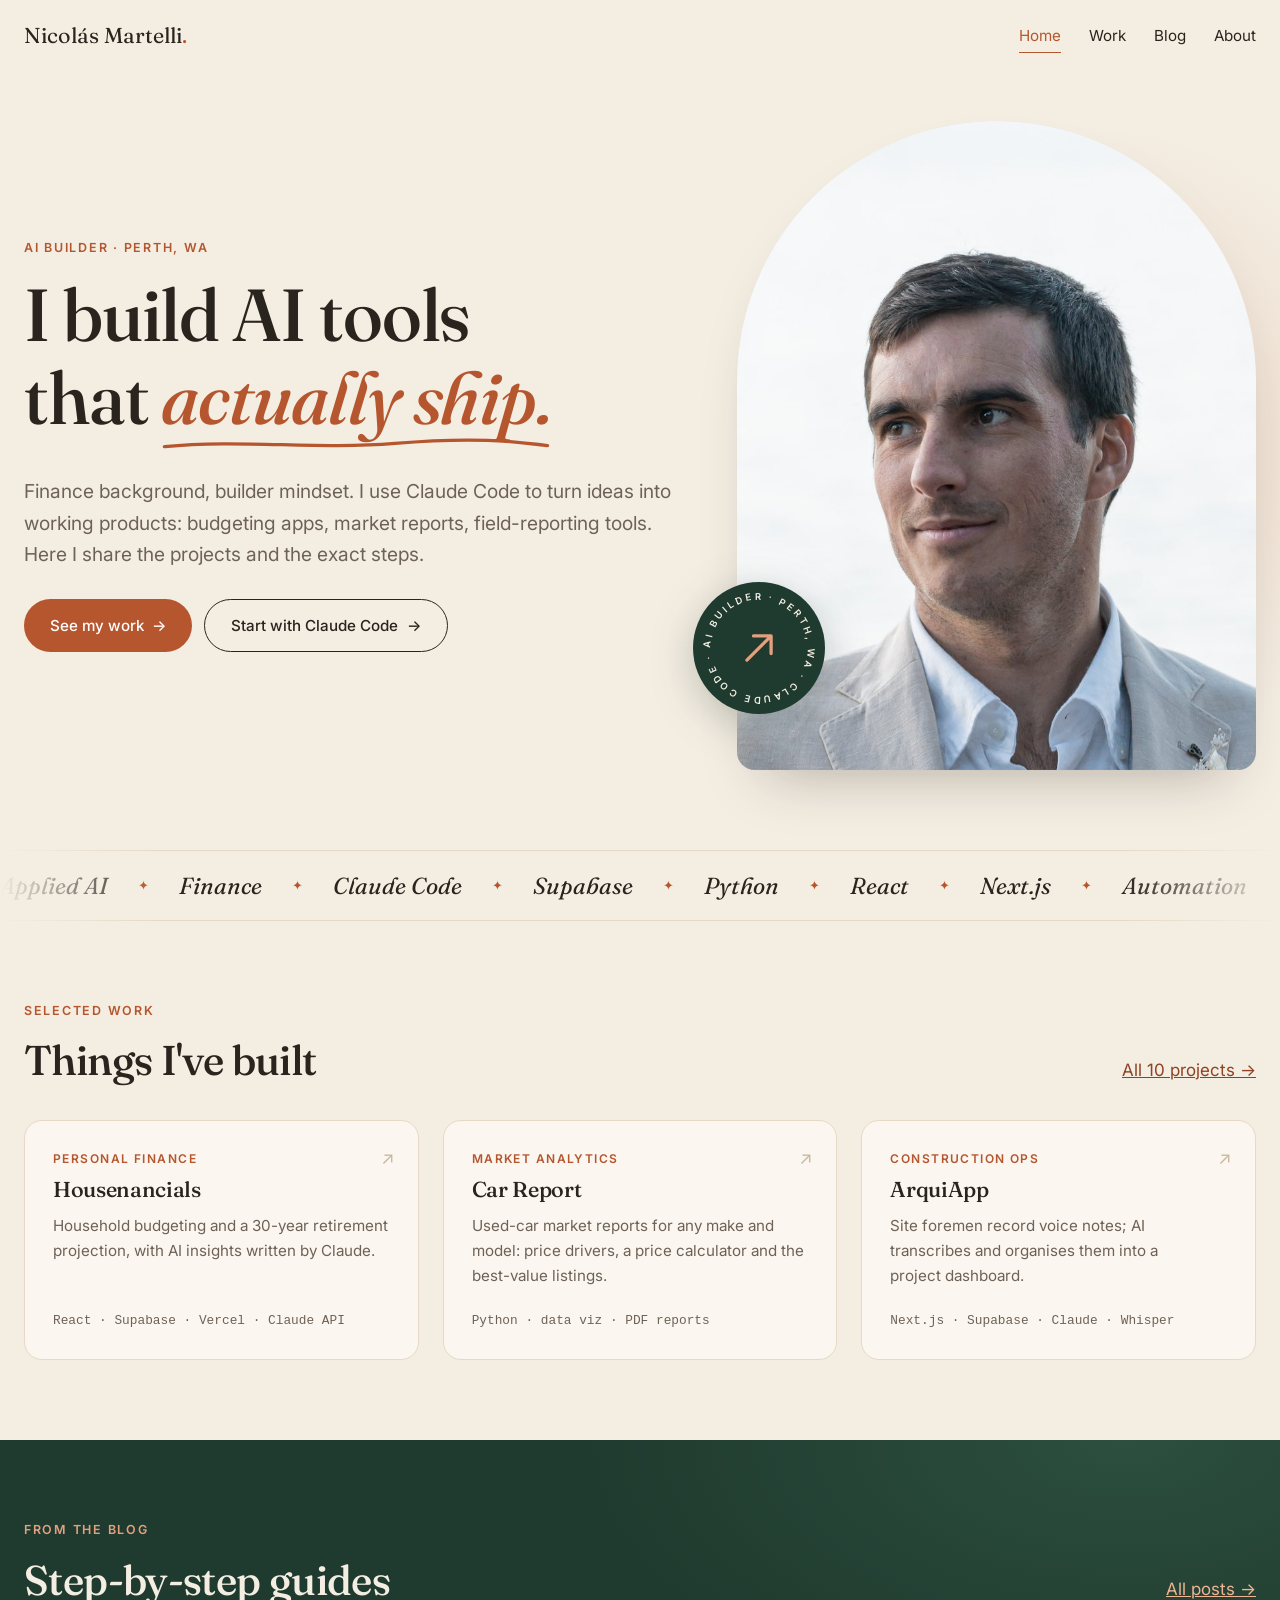
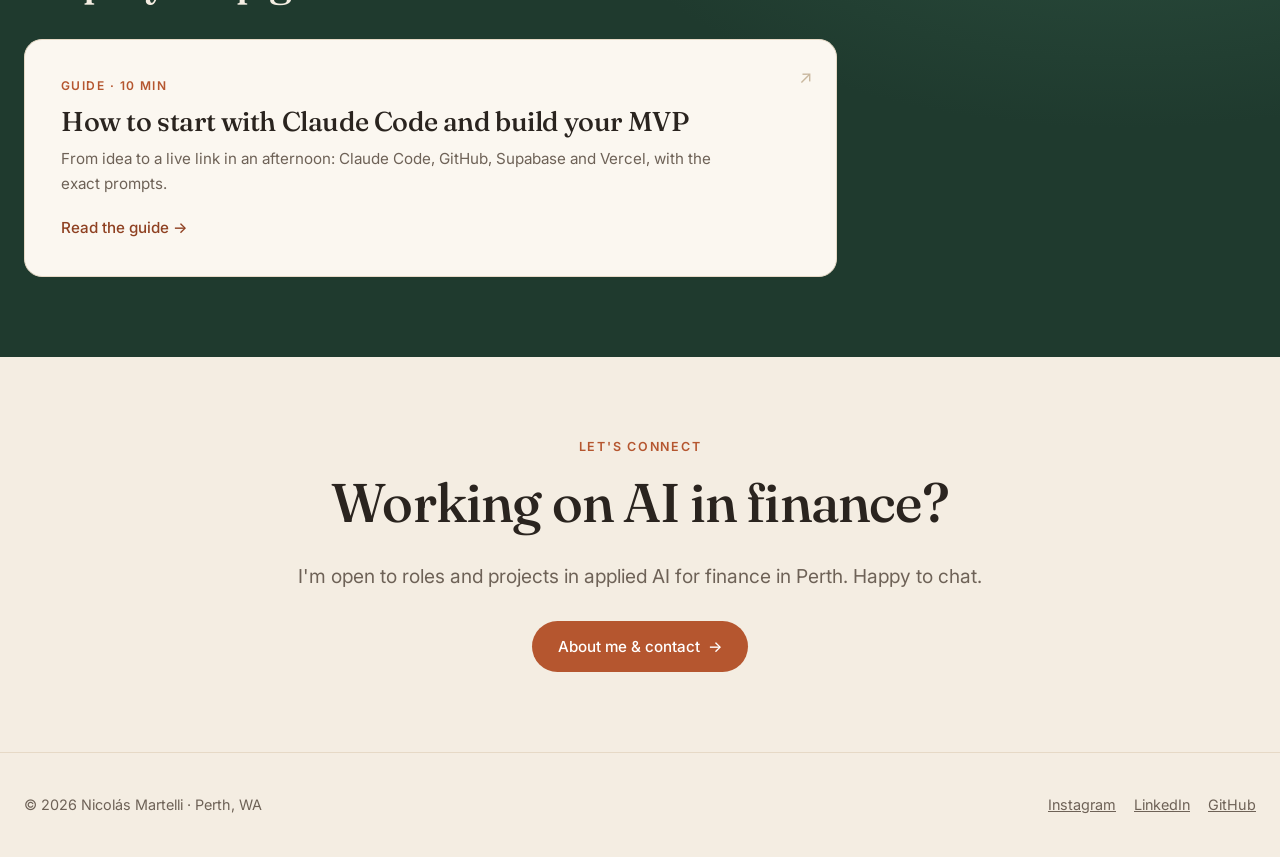
<file: index.html>
<!doctype html>
<html lang="en">
<head>
<meta charset="utf-8">
<meta name="viewport" content="width=device-width, initial-scale=1">
<title>Nicolás Martelli · AI builder for finance & startups</title>
<meta name="description" content="I build practical AI tools for finance and small businesses. Guides, projects and notes on shipping with Claude Code. Based in Perth.">
<meta property="og:title" content="Nicolás Martelli · AI builder">
<meta property="og:image" content="https://nicolasmartelli.pages.dev/assets/img/nico.jpg">
<meta property="og:description" content="I build practical AI tools for finance and small businesses. Guides, projects and notes on shipping with Claude Code. Based in Perth.">
<meta property="og:url" content="https://nicolasmartelli.pages.dev/">
<meta property="og:type" content="website">
<meta property="og:site_name" content="Nicolás Martelli">
<meta name="twitter:card" content="summary">
<link rel="canonical" href="https://nicolasmartelli.pages.dev/">
<meta name="theme-color" content="#f4ede2">
<link rel="icon" href="/assets/img/favicon.svg" type="image/svg+xml">
<link rel="preconnect" href="https://fonts.googleapis.com">
<link rel="preconnect" href="https://fonts.gstatic.com" crossorigin>
<link href="https://fonts.googleapis.com/css2?family=Fraunces:ital,opsz,wght@0,9..144,400;0,9..144,500;1,9..144,400&family=Inter:wght@400;500;600&display=swap" rel="stylesheet">
<link rel="stylesheet" href="/assets/css/style.css?v=20261120e">
<script type="application/ld+json">
{"@context":"https://schema.org","@type":"Person","name":"Nicolás Martelli","url":"https://nicolasmartelli.pages.dev/","image":"https://nicolasmartelli.pages.dev/assets/img/nico.jpg","jobTitle":"AI builder","address":{"@type":"PostalAddress","addressLocality":"Perth","addressRegion":"WA","addressCountry":"AU"},"sameAs":["https://www.linkedin.com/in/nicolasmartelli/","https://www.instagram.com/nicolas.martelli/","https://github.com/Martita91"]}
</script>
<script>document.documentElement.classList.add('js')</script>
</head>
<body>
<a class="skip" href="#main">Skip to content</a>
<header class="site-header">
  <div class="wrap">
    <a class="logo" href="/">Nicolás Martelli<span>.</span></a>
    <button class="menu-btn" aria-expanded="false" aria-controls="nav">Menu</button>
    <nav class="nav" id="nav">
      <a href="/" aria-current="page">Home</a>
      <a href="/work">Work</a>
      <a href="/blog">Blog</a>
      <a href="/about">About</a>
    </nav>
  </div>
</header>

<main id="main">
  <section class="hero">
    <div class="wrap">
      <div>
        <p class="eyebrow">AI builder · Perth, WA</p>
        <h1>I build AI tools that <em class="accent">actually ship.</em></h1>
        <p class="lead">Finance background, builder mindset. I use Claude Code to turn ideas into working products: budgeting apps, market reports, field-reporting tools. Here I share the projects and the exact steps.</p>
        <div class="actions">
          <a class="btn" href="/work">See my work</a>
          <a class="btn ghost" href="/mvp">Start with Claude Code</a>
        </div>
      </div>
      <div class="photo-wrap">
        <div class="hero-photo"><img src="/assets/img/nico.jpg" alt="Portrait of Nicolás Martelli" width="800" height="1000" fetchpriority="high"></div>
        <svg class="badge" viewBox="0 0 120 120" aria-hidden="true"><defs><path id="badge-circle" d="M60,60 m-44,0 a44,44 0 1,1 88,0 a44,44 0 1,1 -88,0"/></defs><circle class="badge-bg" cx="60" cy="60" r="60"/><g class="badge-spin"><text><textPath href="#badge-circle" textLength="270">AI BUILDER · PERTH, WA · CLAUDE CODE · </textPath></text></g><path class="badge-arrow" d="M49 71 L71 49 M55 49 H71 V65"/></svg>
      </div>
    </div>
  </section>

  <div class="marquee" aria-label="What I work with"><div class="marquee-track"><ul><li>Applied AI</li><li>Finance</li><li>Claude Code</li><li>Supabase</li><li>Python</li><li>React</li><li>Next.js</li><li>Automation</li></ul><ul aria-hidden="true"><li>Applied AI</li><li>Finance</li><li>Claude Code</li><li>Supabase</li><li>Python</li><li>React</li><li>Next.js</li><li>Automation</li></ul></div></div>

  <section>
    <div class="wrap">
      <div class="section-head">
        <div><p class="eyebrow">Selected work</p><h2>Things I've built</h2></div>
        <a href="/work">All 10 projects →</a>
      </div>
      <div class="grid">
        <a class="card" href="/work#housenancials">
          <span class="kicker">Personal finance</span>
          <h3>Housenancials</h3>
          <p>Household budgeting and a 30-year retirement projection, with AI insights written by Claude.</p>
          <span class="stack">React · Supabase · Vercel · Claude API</span>
        </a>
        <a class="card" href="/work#car-report">
          <span class="kicker">Market analytics</span>
          <h3>Car Report</h3>
          <p>Used-car market reports for any make and model: price drivers, a price calculator and the best-value listings.</p>
          <span class="stack">Python · data viz · PDF reports</span>
        </a>
        <a class="card" href="/work#arquiapp">
          <span class="kicker">Construction ops</span>
          <h3>ArquiApp</h3>
          <p>Site foremen record voice notes; AI transcribes and organises them into a project dashboard.</p>
          <span class="stack">Next.js · Supabase · Claude · Whisper</span>
        </a>
      </div>
    </div>
  </section>

  <section class="dark">
    <div class="wrap">
      <div class="section-head">
        <div><p class="eyebrow">From the blog</p><h2>Step-by-step guides</h2></div>
        <a href="/blog">All posts →</a>
      </div>
      <div class="grid">
        <a class="card feature" href="/mvp">
          <span class="kicker">Guide · 10 min</span>
          <h3>How to start with Claude Code and build your MVP</h3>
          <p>From idea to a live link in an afternoon: Claude Code, GitHub, Supabase and Vercel, with the exact prompts.</p>
          <span class="more">Read the guide →</span>
        </a>
      </div>
    </div>
  </section>

  <section class="cta">
    <div class="wrap narrow">
      <p class="eyebrow">Let's connect</p>
      <h2>Working on AI in finance?</h2>
      <p class="lead">I'm open to roles and projects in applied AI for finance in Perth. Happy to chat.</p>
      <a class="btn" href="/about">About me & contact</a>
    </div>
  </section>
</main>

<footer class="site-footer">
  <div class="wrap">
    <span>© 2026 Nicolás Martelli · Perth, WA</span>
    <span><a href="https://www.instagram.com/nicolas.martelli/">Instagram</a><a href="https://www.linkedin.com/in/nicolasmartelli/">LinkedIn</a><a href="https://github.com/Martita91">GitHub</a></span>
  </div>
</footer>
<script src="/assets/js/main.js" defer></script>
</body>
</html>
</file>
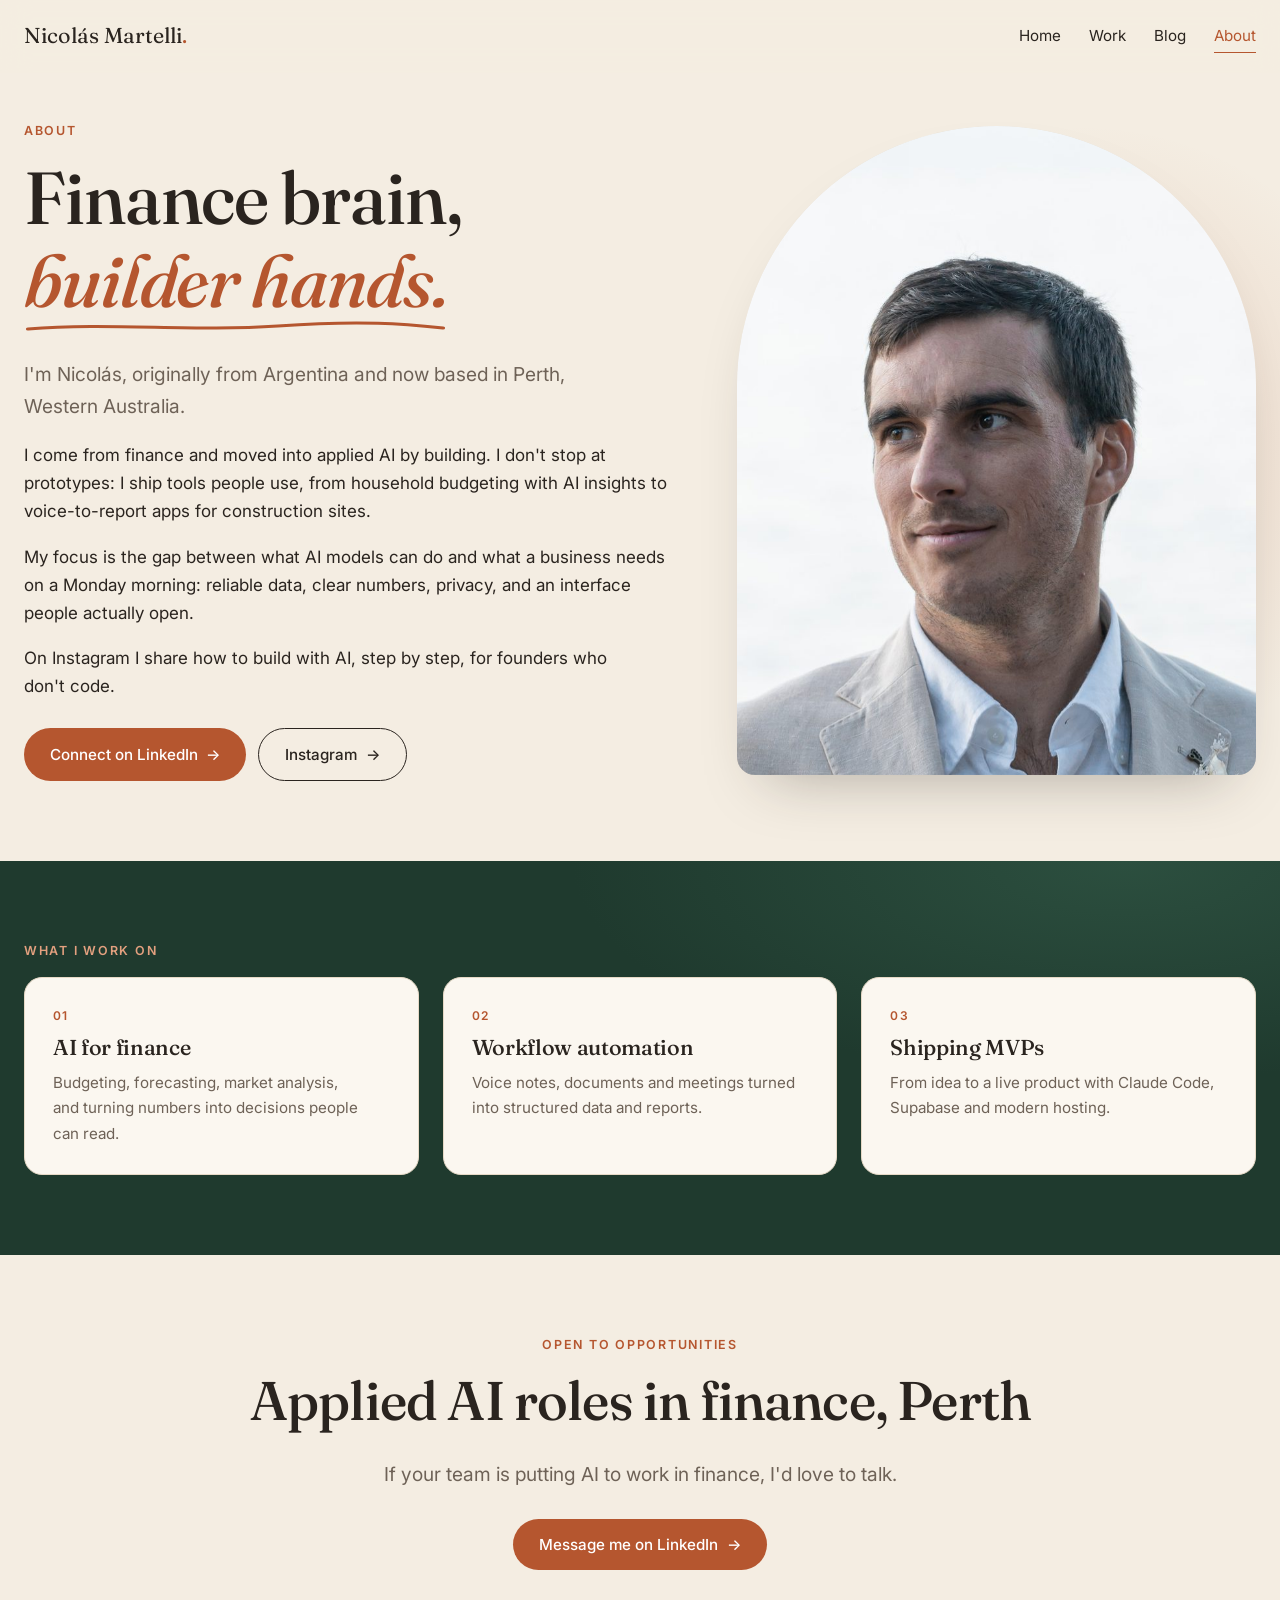
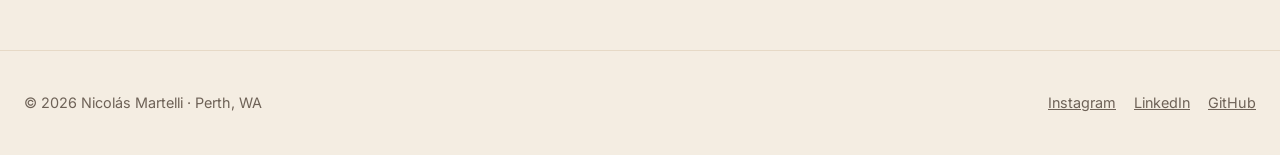
<file: about.html>
<!doctype html>
<html lang="en">
<head>
<meta charset="utf-8">
<meta name="viewport" content="width=device-width, initial-scale=1">
<title>About · Nicolás Martelli</title>
<meta name="description" content="Nicolás Martelli is an AI builder in Perth with a finance background. He ships practical AI tools for finance and small businesses.">
<meta property="og:title" content="About · Nicolás Martelli">
<meta property="og:image" content="https://nicolasmartelli.pages.dev/assets/img/nico.jpg">
<meta property="og:description" content="Nicolás Martelli is an AI builder in Perth with a finance background. He ships practical AI tools for finance and small businesses.">
<meta property="og:url" content="https://nicolasmartelli.pages.dev/about">
<meta property="og:type" content="profile">
<meta property="og:site_name" content="Nicolás Martelli">
<meta name="twitter:card" content="summary">
<link rel="canonical" href="https://nicolasmartelli.pages.dev/about">
<meta name="theme-color" content="#f4ede2">
<link rel="icon" href="/assets/img/favicon.svg" type="image/svg+xml">
<link rel="preconnect" href="https://fonts.googleapis.com">
<link rel="preconnect" href="https://fonts.gstatic.com" crossorigin>
<link href="https://fonts.googleapis.com/css2?family=Fraunces:ital,opsz,wght@0,9..144,400;0,9..144,500;1,9..144,400&family=Inter:wght@400;500;600&display=swap" rel="stylesheet">
<link rel="stylesheet" href="/assets/css/style.css?v=20261120e">
<script type="application/ld+json">
{"@context": "https://schema.org", "@type": "ProfilePage", "url": "https://nicolasmartelli.pages.dev/about", "mainEntity": {"@type": "Person", "name": "Nicolás Martelli", "url": "https://nicolasmartelli.pages.dev/", "image": "https://nicolasmartelli.pages.dev/assets/img/nico.jpg", "jobTitle": "AI builder", "description": "AI builder with a finance background, based in Perth, Western Australia.", "knowsAbout": ["Applied AI", "Finance", "Claude Code", "Workflow automation", "Supabase", "Python", "React"], "sameAs": ["https://www.linkedin.com/in/nicolasmartelli/", "https://www.instagram.com/nicolas.martelli/", "https://github.com/Martita91"]}}
</script>
<script>document.documentElement.classList.add('js')</script>
</head>
<body>
<a class="skip" href="#main">Skip to content</a>
<header class="site-header">
  <div class="wrap">
    <a class="logo" href="/">Nicolás Martelli<span>.</span></a>
    <button class="menu-btn" aria-expanded="false" aria-controls="nav">Menu</button>
    <nav class="nav" id="nav">
      <a href="/">Home</a>
      <a href="/work">Work</a>
      <a href="/blog">Blog</a>
      <a href="/about" aria-current="page">About</a>
    </nav>
  </div>
</header>

<main id="main">
<section class="hero">
  <div class="wrap">
    <div>
      <p class="eyebrow">About</p>
      <h1>Finance brain, <em class="accent">builder hands.</em></h1>
      <p class="lead">I'm Nicolás, originally from Argentina and now based in Perth, Western Australia.</p>
      <p>I come from finance and moved into applied AI by building. I don't stop at prototypes: I ship tools people use, from household budgeting with AI insights to voice-to-report apps for construction sites.</p>
      <p>My focus is the gap between what AI models can do and what a business needs on a Monday morning: reliable data, clear numbers, privacy, and an interface people actually open.</p>
      <p>On Instagram I share how to build with AI, step by step, for founders who don't code.</p>
      <div class="actions">
        <a class="btn" href="https://www.linkedin.com/in/nicolasmartelli/">Connect on LinkedIn</a>
        <a class="btn ghost" href="https://www.instagram.com/nicolas.martelli/">Instagram</a>
      </div>
    </div>
    <div class="hero-photo"><img src="/assets/img/nico.jpg" alt="Portrait of Nicolás Martelli" width="800" height="1000" fetchpriority="high"></div>
  </div>
</section>
<section class="dark">
  <div class="wrap">
    <h2 class="eyebrow">What I work on</h2>
    <div class="grid">
      <div class="card"><span class="kicker">01</span><h3>AI for finance</h3><p>Budgeting, forecasting, market analysis, and turning numbers into decisions people can read.</p></div>
      <div class="card"><span class="kicker">02</span><h3>Workflow automation</h3><p>Voice notes, documents and meetings turned into structured data and reports.</p></div>
      <div class="card"><span class="kicker">03</span><h3>Shipping MVPs</h3><p>From idea to a live product with Claude Code, Supabase and modern hosting.</p></div>
    </div>
  </div>
</section>
<section class="cta">
  <div class="wrap narrow">
    <p class="eyebrow">Open to opportunities</p>
    <h2>Applied AI roles in finance, Perth</h2>
    <p class="lead">If your team is putting AI to work in finance, I'd love to talk.</p>
    <a class="btn" href="https://www.linkedin.com/in/nicolasmartelli/">Message me on LinkedIn</a>
  </div>
</section>
</main>

<footer class="site-footer">
  <div class="wrap">
    <span>© 2026 Nicolás Martelli · Perth, WA</span>
    <span><a href="https://www.instagram.com/nicolas.martelli/">Instagram</a><a href="https://www.linkedin.com/in/nicolasmartelli/">LinkedIn</a><a href="https://github.com/Martita91">GitHub</a></span>
  </div>
</footer>
<script src="/assets/js/main.js" defer></script>
</body>
</html>
</file>
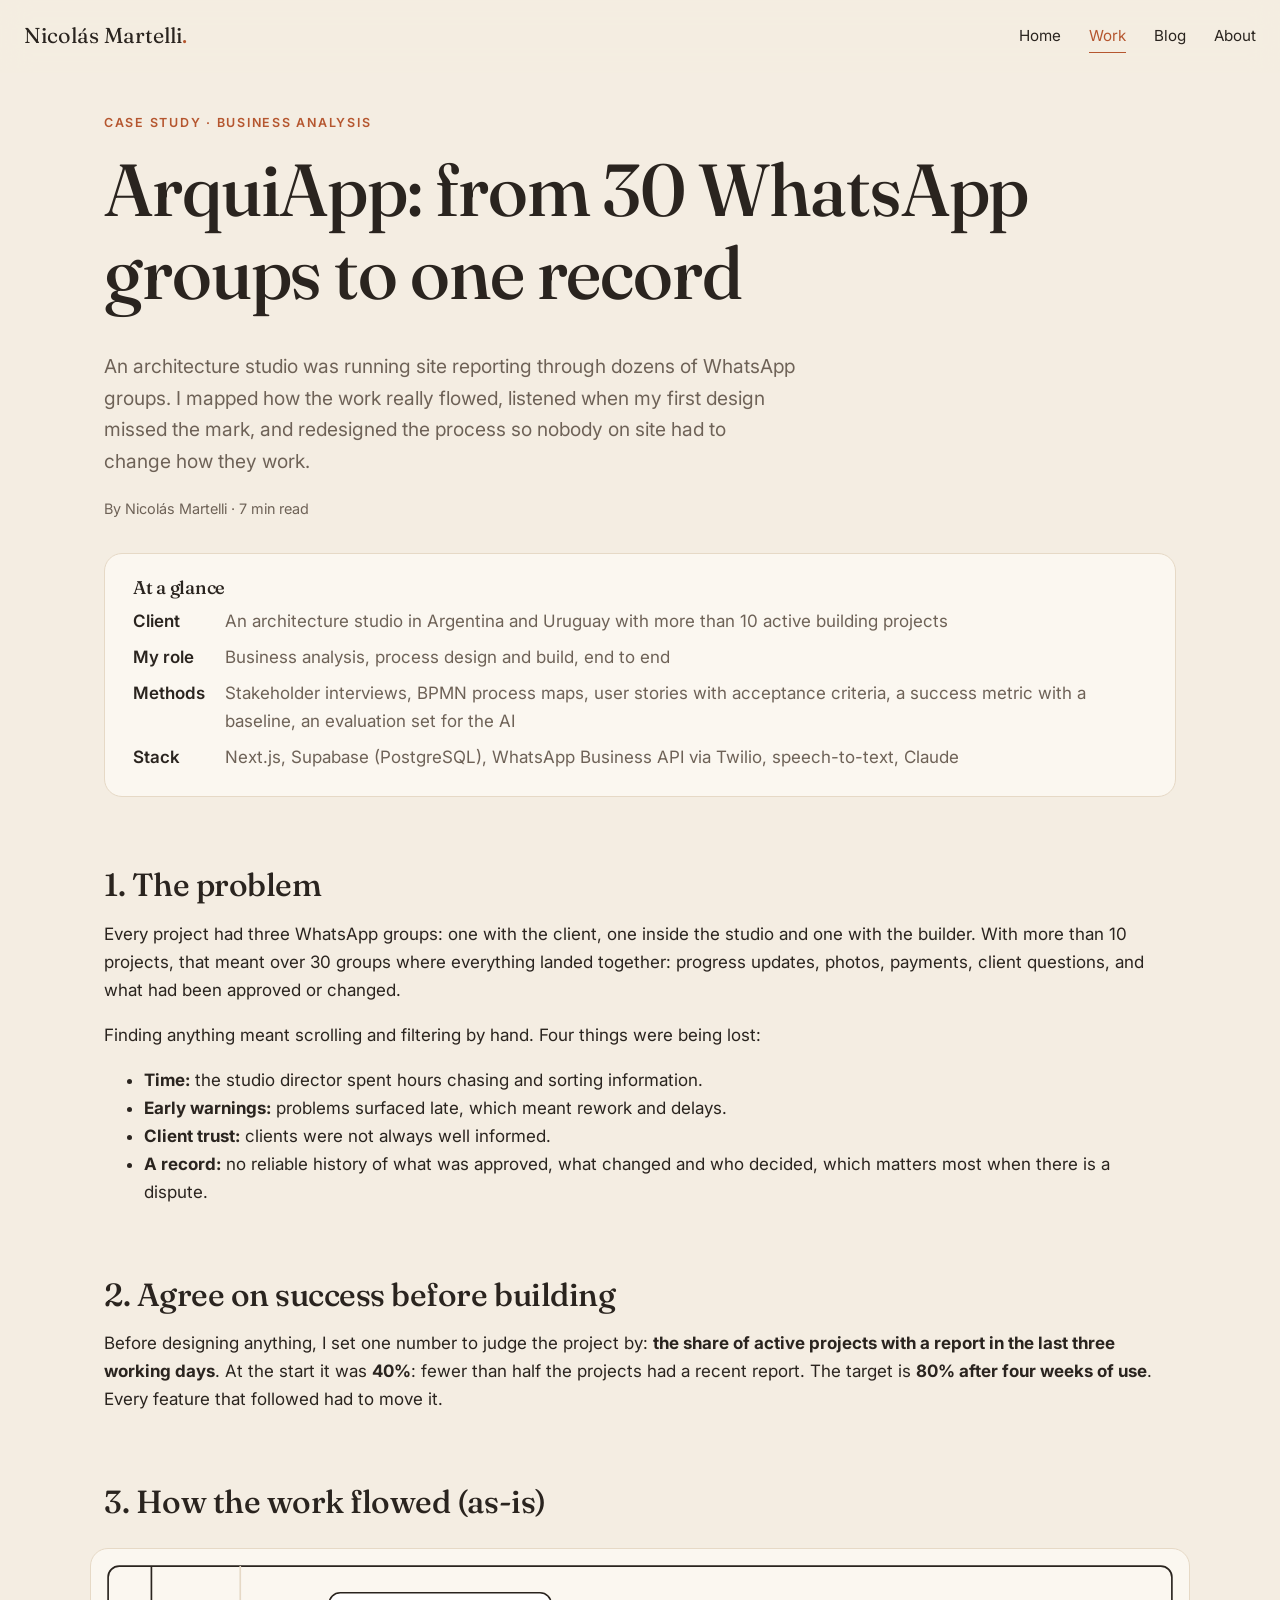
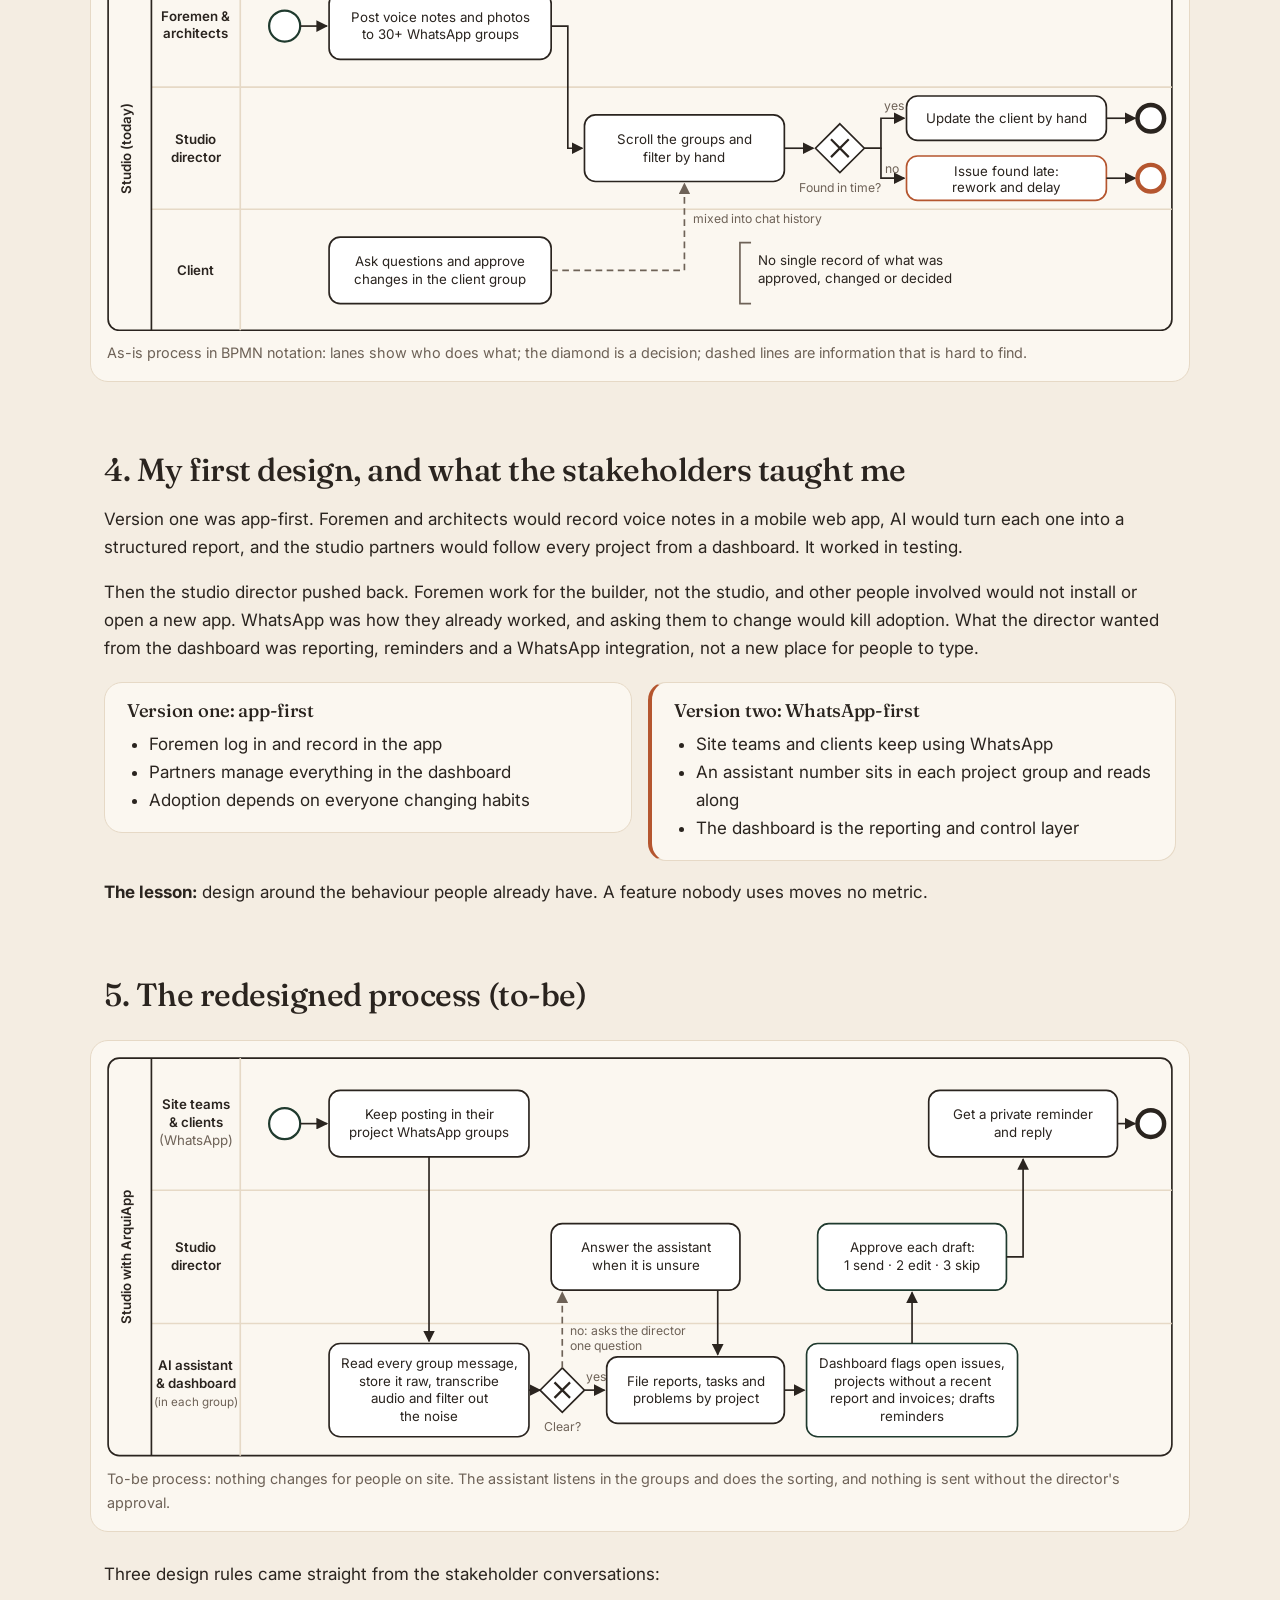
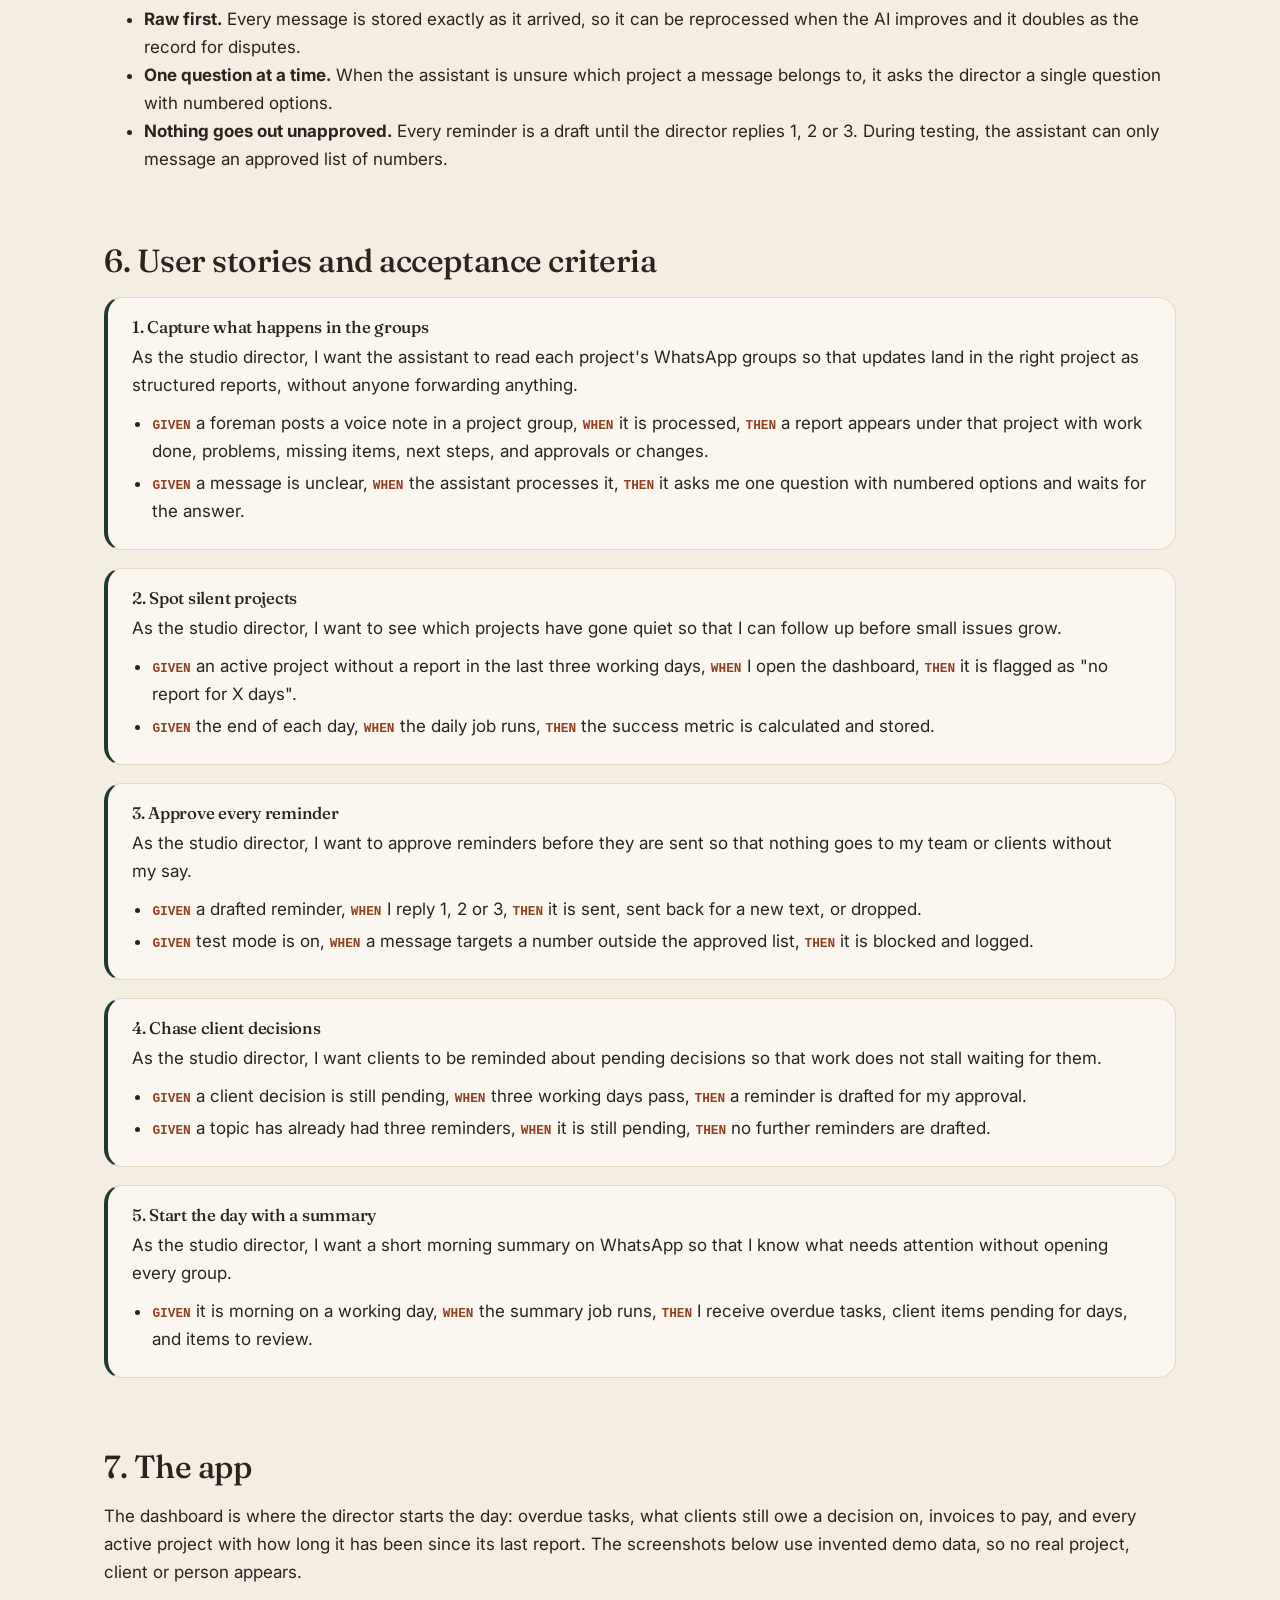
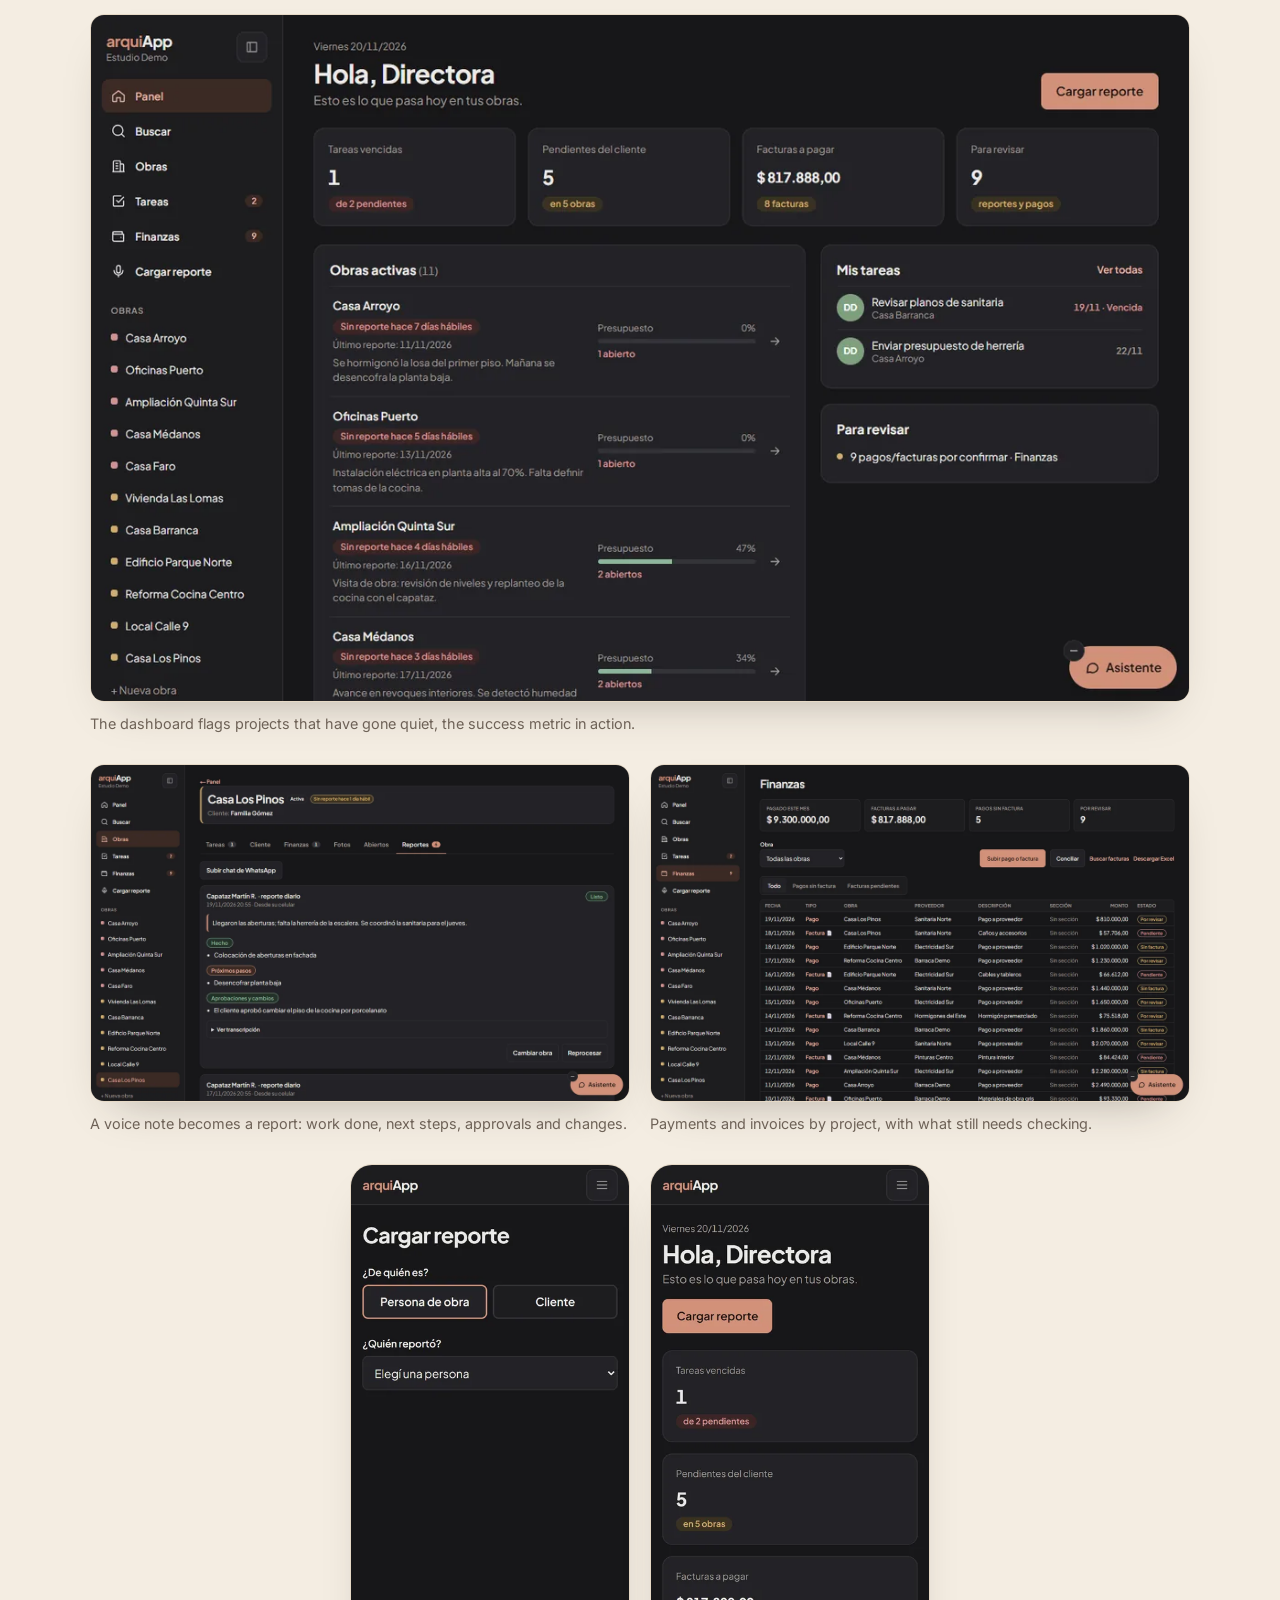
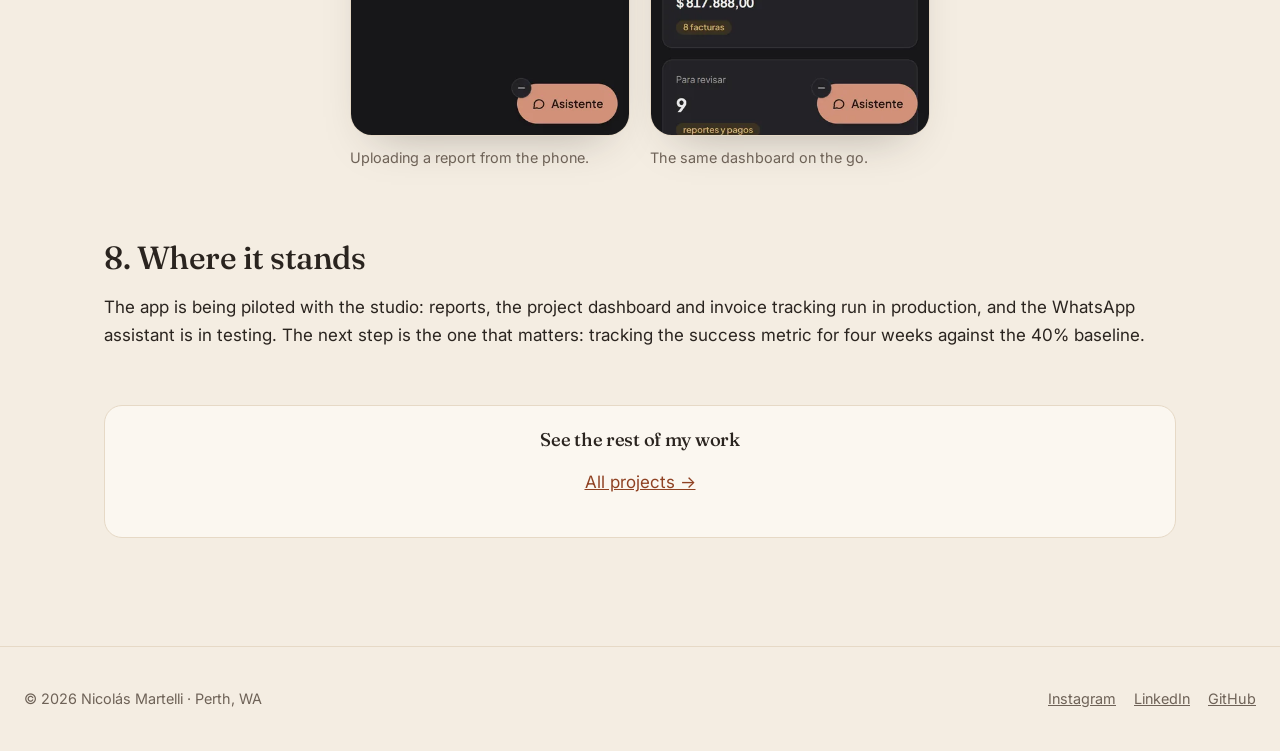
<file: arquiapp-case-study.html>
<!doctype html>
<html lang="en">
<head>
<meta charset="utf-8">
<meta name="viewport" content="width=device-width, initial-scale=1">
<title>ArquiApp case study · Nicolás Martelli</title>
<meta name="description" content="How I mapped an architecture studio's WhatsApp-based site reporting, learned from the people who use it, and redesigned the process around an AI assistant and a dashboard.">
<meta property="og:title" content="ArquiApp: from 30 WhatsApp groups to one record · Nicolás Martelli">
<meta property="og:description" content="A business analysis case study: process maps, a stakeholder-driven redesign, user stories and a success metric.">
<meta property="og:image" content="https://nicolasmartelli.pages.dev/assets/img/nico.jpg">
<meta property="og:url" content="https://nicolasmartelli.pages.dev/arquiapp-case-study">
<meta property="og:type" content="article">
<meta property="og:site_name" content="Nicolás Martelli">
<meta name="twitter:card" content="summary">
<link rel="canonical" href="https://nicolasmartelli.pages.dev/arquiapp-case-study">
<meta name="theme-color" content="#f4ede2">
<link rel="icon" href="/assets/img/favicon.svg" type="image/svg+xml">
<link rel="preconnect" href="https://fonts.googleapis.com">
<link rel="preconnect" href="https://fonts.gstatic.com" crossorigin>
<link href="https://fonts.googleapis.com/css2?family=Fraunces:ital,opsz,wght@0,9..144,400;0,9..144,500;1,9..144,400&family=Inter:wght@400;500;600&display=swap" rel="stylesheet">
<link rel="stylesheet" href="/assets/css/style.css?v=20261120e">
<script type="application/ld+json">
{"@context": "https://schema.org", "@type": "Article", "headline": "ArquiApp: from 30 WhatsApp groups to one record", "description": "A business analysis case study: process maps, a stakeholder-driven redesign, user stories and a success metric for an architecture studio's site reporting.", "image": "https://nicolasmartelli.pages.dev/assets/img/nico.jpg", "datePublished": "2026-11-20", "dateModified": "2026-11-20", "mainEntityOfPage": "https://nicolasmartelli.pages.dev/arquiapp-case-study", "author": {"@type": "Person", "name": "Nicolás Martelli", "url": "https://nicolasmartelli.pages.dev/about"}}
</script>
<script>document.documentElement.classList.add('js')</script>
<style>
  /* Case-study additions, using the site's tokens */
  .facts { display: grid; grid-template-columns: max-content 1fr; gap: 8px 20px; margin: 0; }
  .facts dt { font-weight: 600; }
  .facts dd { margin: 0; color: var(--muted); }
  .diagram { margin: 28px 0; background: var(--paper); border: 1px solid var(--sand); border-radius: var(--radius); padding: 16px; }
  .diagram .scroll { overflow-x: auto; }
  .diagram svg { display: block; min-width: 760px; width: 100%; height: auto; font-family: var(--sans); }
  @media (min-width: 900px) { .diagram { --w: min(1100px, calc(100vw - 64px)); width: var(--w); margin-left: calc((100% - var(--w)) / 2); } }
  .diagram figcaption { color: var(--muted); font-size: .9rem; margin-top: 10px; }
  .legend { display: flex; flex-wrap: wrap; gap: 6px 18px; font-size: .85rem; color: var(--muted); margin-top: 8px; }
  .story { background: var(--paper); border: 1px solid var(--sand); border-left: 4px solid var(--forest); border-radius: var(--radius); padding: 20px 24px; margin: 18px 0; }
  .story h3 { margin: 0 0 6px; font-size: 1.05rem; }
  .story .as { margin: 0 0 10px; }
  .story ul { margin: 0; padding-left: 1.2em; }
  .story li { margin: 4px 0; }
  .story .gwt { font-family: var(--mono); font-size: .8rem; color: var(--terra-dark); font-weight: 600; }
  .compare { display: grid; grid-template-columns: 1fr 1fr; gap: 16px; margin: 20px 0 8px; align-items: start; }
  .compare .box { padding: 18px 22px; margin: 0; }
  .compare h3 { margin-bottom: 8px; }
  @media (max-width: 860px) { .compare { grid-template-columns: 1fr; } }
</style>
</head>
<body>
<a class="skip" href="#main">Skip to content</a>
<header class="site-header">
  <div class="wrap">
    <a class="logo" href="/">Nicolás Martelli<span>.</span></a>
    <button class="menu-btn" aria-expanded="false" aria-controls="nav">Menu</button>
    <nav class="nav" id="nav">
      <a href="/">Home</a>
      <a href="/work" aria-current="page">Work</a>
      <a href="/blog">Blog</a>
      <a href="/about">About</a>
    </nav>
  </div>
</header>

<main id="main">
<article class="article">
  <div class="wrap narrow project">
    <p class="eyebrow">Case study · Business analysis</p>
    <h1>ArquiApp: from 30 WhatsApp groups to one record</h1>
    <p class="lead">An architecture studio was running site reporting through dozens of WhatsApp groups. I mapped how the work really flowed, listened when my first design missed the mark, and redesigned the process so nobody on site had to change how they work.</p>
    <p class="byline">By Nicolás Martelli · 7 min read</p>

    <div class="box">
      <h2>At a glance</h2>
      <dl class="facts">
        <dt>Client</dt><dd>An architecture studio in Argentina and Uruguay with more than 10 active building projects</dd>
        <dt>My role</dt><dd>Business analysis, process design and build, end to end</dd>
        <dt>Methods</dt><dd>Stakeholder interviews, BPMN process maps, user stories with acceptance criteria, a success metric with a baseline, an evaluation set for the AI</dd>
        <dt>Stack</dt><dd>Next.js, Supabase (PostgreSQL), WhatsApp Business API via Twilio, speech-to-text, Claude</dd>
      </dl>
    </div>

    <h2>1. The problem</h2>
    <p>Every project had three WhatsApp groups: one with the client, one inside the studio and one with the builder. With more than 10 projects, that meant over 30 groups where everything landed together: progress updates, photos, payments, client questions, and what had been approved or changed.</p>
    <p>Finding anything meant scrolling and filtering by hand. Four things were being lost:</p>
    <ul>
      <li><b>Time:</b> the studio director spent hours chasing and sorting information.</li>
      <li><b>Early warnings:</b> problems surfaced late, which meant rework and delays.</li>
      <li><b>Client trust:</b> clients were not always well informed.</li>
      <li><b>A record:</b> no reliable history of what was approved, what changed and who decided, which matters most when there is a dispute.</li>
    </ul>

    <h2>2. Agree on success before building</h2>
    <p>Before designing anything, I set one number to judge the project by: <b>the share of active projects with a report in the last three working days</b>. At the start it was <b>40%</b>: fewer than half the projects had a recent report. The target is <b>80% after four weeks of use</b>. Every feature that followed had to move it.</p>

    <h2>3. How the work flowed (as-is)</h2>
    <figure class="diagram">
      <div class="scroll">
      <svg viewBox="0 0 960 330" role="img" aria-labelledby="asis-title asis-desc">
        <title id="asis-title">As-is process</title>
        <desc id="asis-desc">Site teams post voice notes and photos to over 30 WhatsApp groups. The director scrolls and filters by hand. If an issue is found in time, the director updates the client by hand; if not, it is found late and causes rework. Clients ask and approve inside chat history, so there is no single record.</desc>
        <defs>
          <marker id="a1" viewBox="0 0 10 10" refX="9" refY="5" markerWidth="7" markerHeight="7" orient="auto-start-reverse"><path d="M0,0 L10,5 L0,10 z" fill="#2a241f"/></marker>
          <marker id="a1m" viewBox="0 0 10 10" refX="9" refY="5" markerWidth="7" markerHeight="7" orient="auto-start-reverse"><path d="M0,0 L10,5 L0,10 z" fill="#6e6257"/></marker>
        </defs>
        <!-- pool and lanes -->
        <rect x="1" y="1" width="958" height="328" rx="10" fill="#fbf7f0" stroke="#2a241f" stroke-width="1.5"/>
        <line x1="40" y1="110" x2="959" y2="110" stroke="#e6d9c6" stroke-width="1.5"/>
        <line x1="40" y1="220" x2="959" y2="220" stroke="#e6d9c6" stroke-width="1.5"/>
        <line x1="40" y1="1" x2="40" y2="329" stroke="#2a241f" stroke-width="1.5"/>
        <line x1="120" y1="1" x2="120" y2="329" stroke="#e6d9c6" stroke-width="1.5"/>
        <text x="22" y="165" transform="rotate(-90 22 165)" text-anchor="middle" font-size="12" font-weight="600" fill="#2a241f">Studio (today)</text>
        <g font-size="12" font-weight="600" fill="#2a241f" text-anchor="middle">
          <text x="80" y="50">Foremen &amp;</text><text x="80" y="66">architects</text>
          <text x="80" y="161">Studio</text><text x="80" y="177">director</text>
          <text x="80" y="279">Client</text>
        </g>
        <!-- lane 1 -->
        <circle cx="160" cy="55" r="14" fill="#fff" stroke="#1f3a2e" stroke-width="2"/>
        <line x1="174" y1="55" x2="198" y2="55" stroke="#2a241f" stroke-width="1.5" marker-end="url(#a1)"/>
        <rect x="200" y="25" width="200" height="60" rx="10" fill="#fff" stroke="#2a241f" stroke-width="1.5"/>
        <text x="300" y="51" text-anchor="middle" font-size="12" fill="#2a241f"><tspan x="300">Post voice notes and photos</tspan><tspan x="300" dy="16">to 30+ WhatsApp groups</tspan></text>
        <!-- A to B -->
        <path d="M400,55 H415 V165 H428" fill="none" stroke="#2a241f" stroke-width="1.5" marker-end="url(#a1)"/>
        <!-- lane 2 -->
        <rect x="430" y="135" width="180" height="60" rx="10" fill="#fff" stroke="#2a241f" stroke-width="1.5"/>
        <text x="520" y="161" text-anchor="middle" font-size="12" fill="#2a241f"><tspan x="520">Scroll the groups and</tspan><tspan x="520" dy="16">filter by hand</tspan></text>
        <line x1="610" y1="165" x2="636" y2="165" stroke="#2a241f" stroke-width="1.5" marker-end="url(#a1)"/>
        <polygon points="660,143 682,165 660,187 638,165" fill="#fff" stroke="#2a241f" stroke-width="1.5"/>
        <path d="M652,157 L668,173 M668,157 L652,173" stroke="#2a241f" stroke-width="2"/>
        <text x="660" y="204" text-anchor="middle" font-size="11" fill="#6e6257">Found in time?</text>
        <path d="M682,165 H697 V138 H718" fill="none" stroke="#2a241f" stroke-width="1.5" marker-end="url(#a1)"/>
        <text x="700" y="131" font-size="11" fill="#6e6257">yes</text>
        <path d="M682,165 H697 V192 H718" fill="none" stroke="#2a241f" stroke-width="1.5" marker-end="url(#a1)"/>
        <text x="701" y="187" font-size="11" fill="#6e6257">no</text>
        <rect x="720" y="118" width="180" height="40" rx="10" fill="#fff" stroke="#2a241f" stroke-width="1.5"/>
        <text x="810" y="142" text-anchor="middle" font-size="12" fill="#2a241f">Update the client by hand</text>
        <rect x="720" y="172" width="180" height="40" rx="10" fill="#fff" stroke="#b5562f" stroke-width="1.5"/>
        <text x="810" y="190" text-anchor="middle" font-size="12" fill="#2a241f"><tspan x="810">Issue found late:</tspan><tspan x="810" dy="14">rework and delay</tspan></text>
        <line x1="900" y1="138" x2="926" y2="138" stroke="#2a241f" stroke-width="1.5" marker-end="url(#a1)"/>
        <circle cx="940" cy="138" r="12" fill="#fff" stroke="#2a241f" stroke-width="4"/>
        <line x1="900" y1="192" x2="926" y2="192" stroke="#2a241f" stroke-width="1.5" marker-end="url(#a1)"/>
        <circle cx="940" cy="192" r="12" fill="#fff" stroke="#b5562f" stroke-width="4"/>
        <!-- lane 3 -->
        <rect x="200" y="245" width="200" height="60" rx="10" fill="#fff" stroke="#2a241f" stroke-width="1.5"/>
        <text x="300" y="271" text-anchor="middle" font-size="12" fill="#2a241f"><tspan x="300">Ask questions and approve</tspan><tspan x="300" dy="16">changes in the client group</tspan></text>
        <path d="M400,275 H520 V197" fill="none" stroke="#6e6257" stroke-width="1.5" stroke-dasharray="6 4" marker-end="url(#a1m)"/>
        <text x="528" y="232" font-size="11" fill="#6e6257">mixed into chat history</text>
        <!-- annotation -->
        <path d="M580,250 H570 V305 H580" fill="none" stroke="#6e6257" stroke-width="1.5"/>
        <text x="586" y="270" font-size="12" fill="#2a241f"><tspan x="586">No single record of what was</tspan><tspan x="586" dy="16">approved, changed or decided</tspan></text>
      </svg>
      </div>
      <figcaption>As-is process in BPMN notation: lanes show who does what; the diamond is a decision; dashed lines are information that is hard to find.</figcaption>
    </figure>

    <h2>4. My first design, and what the stakeholders taught me</h2>
    <p>Version one was app-first. Foremen and architects would record voice notes in a mobile web app, AI would turn each one into a structured report, and the studio partners would follow every project from a dashboard. It worked in testing.</p>
    <p>Then the studio director pushed back. Foremen work for the builder, not the studio, and other people involved would not install or open a new app. WhatsApp was how they already worked, and asking them to change would kill adoption. What the director wanted from the dashboard was reporting, reminders and a WhatsApp integration, not a new place for people to type.</p>
    <div class="compare">
      <div class="box"><h3>Version one: app-first</h3><ul><li>Foremen log in and record in the app</li><li>Partners manage everything in the dashboard</li><li>Adoption depends on everyone changing habits</li></ul></div>
      <div class="box tip"><h3>Version two: WhatsApp-first</h3><ul><li>Site teams and clients keep using WhatsApp</li><li>An assistant number sits in each project group and reads along</li><li>The dashboard is the reporting and control layer</li></ul></div>
    </div>
    <p><b>The lesson:</b> design around the behaviour people already have. A feature nobody uses moves no metric.</p>

    <h2>5. The redesigned process (to-be)</h2>
    <figure class="diagram">
      <div class="scroll">
      <svg viewBox="0 0 960 360" role="img" aria-labelledby="tobe-title tobe-desc">
        <title id="tobe-title">To-be process</title>
        <desc id="tobe-desc">Site teams and clients keep working in their project WhatsApp groups. An assistant number inside each group reads every message, stores it raw, transcribes audio and filters the noise. If something is unclear, it asks the director one question; otherwise it files reports, tasks and problems by project. The dashboard flags open issues, projects without a recent report and invoices, and drafts reminders. The director approves each draft, and the person gets a private reminder on WhatsApp.</desc>
        <defs>
          <marker id="a2" viewBox="0 0 10 10" refX="9" refY="5" markerWidth="7" markerHeight="7" orient="auto-start-reverse"><path d="M0,0 L10,5 L0,10 z" fill="#2a241f"/></marker>
          <marker id="a2m" viewBox="0 0 10 10" refX="9" refY="5" markerWidth="7" markerHeight="7" orient="auto-start-reverse"><path d="M0,0 L10,5 L0,10 z" fill="#6e6257"/></marker>
        </defs>
        <rect x="1" y="1" width="958" height="358" rx="10" fill="#fbf7f0" stroke="#2a241f" stroke-width="1.5"/>
        <line x1="40" y1="120" x2="959" y2="120" stroke="#e6d9c6" stroke-width="1.5"/>
        <line x1="40" y1="240" x2="959" y2="240" stroke="#e6d9c6" stroke-width="1.5"/>
        <line x1="40" y1="1" x2="40" y2="359" stroke="#2a241f" stroke-width="1.5"/>
        <line x1="120" y1="1" x2="120" y2="359" stroke="#e6d9c6" stroke-width="1.5"/>
        <text x="22" y="180" transform="rotate(-90 22 180)" text-anchor="middle" font-size="12" font-weight="600" fill="#2a241f">Studio with ArquiApp</text>
        <g font-size="12" font-weight="600" fill="#2a241f" text-anchor="middle">
          <text x="80" y="47">Site teams</text><text x="80" y="63">&amp; clients</text><text x="80" y="79" font-weight="400" fill="#6e6257">(WhatsApp)</text>
          <text x="80" y="176">Studio</text><text x="80" y="192">director</text>
          <text x="80" y="282">AI assistant</text><text x="80" y="298">&amp; dashboard</text><text x="80" y="314" font-size="10.5" font-weight="400" fill="#6e6257">(in each group)</text>
        </g>
        <!-- lane 1 -->
        <circle cx="160" cy="60" r="14" fill="#fff" stroke="#1f3a2e" stroke-width="2"/>
        <line x1="174" y1="60" x2="198" y2="60" stroke="#2a241f" stroke-width="1.5" marker-end="url(#a2)"/>
        <rect x="200" y="30" width="180" height="60" rx="10" fill="#fff" stroke="#2a241f" stroke-width="1.5"/>
        <text x="290" y="56" text-anchor="middle" font-size="12" fill="#2a241f"><tspan x="290">Keep posting in their</tspan><tspan x="290" dy="16">project WhatsApp groups</tspan></text>
        <line x1="290" y1="90" x2="290" y2="256" stroke="#2a241f" stroke-width="1.5" marker-end="url(#a2)"/>
        <rect x="740" y="30" width="170" height="60" rx="10" fill="#fff" stroke="#2a241f" stroke-width="1.5"/>
        <text x="825" y="56" text-anchor="middle" font-size="12" fill="#2a241f"><tspan x="825">Get a private reminder</tspan><tspan x="825" dy="16">and reply</tspan></text>
        <line x1="910" y1="60" x2="926" y2="60" stroke="#2a241f" stroke-width="1.5" marker-end="url(#a2)"/>
        <circle cx="940" cy="60" r="12" fill="#fff" stroke="#2a241f" stroke-width="4"/>
        <!-- lane 2 -->
        <rect x="400" y="150" width="170" height="60" rx="10" fill="#fff" stroke="#2a241f" stroke-width="1.5"/>
        <text x="485" y="176" text-anchor="middle" font-size="12" fill="#2a241f"><tspan x="485">Answer the assistant</tspan><tspan x="485" dy="16">when it is unsure</tspan></text>
        <line x1="550" y1="210" x2="550" y2="268" stroke="#2a241f" stroke-width="1.5" marker-end="url(#a2)"/>
        <rect x="640" y="150" width="170" height="60" rx="10" fill="#fff" stroke="#1f3a2e" stroke-width="1.5"/>
        <text x="725" y="176" text-anchor="middle" font-size="12" fill="#2a241f"><tspan x="725">Approve each draft:</tspan><tspan x="725" dy="16">1 send · 2 edit · 3 skip</tspan></text>
        <path d="M810,180 H825 V92" fill="none" stroke="#2a241f" stroke-width="1.5" marker-end="url(#a2)"/>
        <!-- lane 3 -->
        <rect x="200" y="258" width="180" height="84" rx="10" fill="#fff" stroke="#2a241f" stroke-width="1.5"/>
        <text x="290" y="280" text-anchor="middle" font-size="12" fill="#2a241f"><tspan x="290">Read every group message,</tspan><tspan x="290" dy="16">store it raw, transcribe</tspan><tspan x="290" dy="16">audio and filter out</tspan><tspan x="290" dy="16">the noise</tspan></text>
        <line x1="380" y1="300" x2="390" y2="300" stroke="#2a241f" stroke-width="1.5" marker-end="url(#a2)"/>
        <polygon points="410,280 430,300 410,320 390,300" fill="#fff" stroke="#2a241f" stroke-width="1.5"/>
        <path d="M403,293 L417,307 M417,293 L403,307" stroke="#2a241f" stroke-width="2"/>
        <text x="410" y="337" text-anchor="middle" font-size="11" fill="#6e6257">Clear?</text>
        <path d="M410,280 V212" fill="none" stroke="#6e6257" stroke-width="1.5" stroke-dasharray="6 4" marker-end="url(#a2m)"/>
        <text x="417" y="250" font-size="11" fill="#6e6257"><tspan x="417">no: asks the director</tspan><tspan x="417" dy="14">one question</tspan></text>
        <line x1="430" y1="300" x2="448" y2="300" stroke="#2a241f" stroke-width="1.5" marker-end="url(#a2)"/>
        <text x="431" y="292" font-size="11" fill="#6e6257">yes</text>
        <rect x="450" y="270" width="160" height="60" rx="10" fill="#fff" stroke="#2a241f" stroke-width="1.5"/>
        <text x="530" y="296" text-anchor="middle" font-size="12" fill="#2a241f"><tspan x="530">File reports, tasks and</tspan><tspan x="530" dy="16">problems by project</tspan></text>
        <line x1="610" y1="300" x2="628" y2="300" stroke="#2a241f" stroke-width="1.5" marker-end="url(#a2)"/>
        <rect x="630" y="258" width="190" height="84" rx="10" fill="#fff" stroke="#1f3a2e" stroke-width="1.5"/>
        <text x="725" y="280" text-anchor="middle" font-size="12" fill="#2a241f"><tspan x="725">Dashboard flags open issues,</tspan><tspan x="725" dy="16">projects without a recent</tspan><tspan x="725" dy="16">report and invoices; drafts</tspan><tspan x="725" dy="16">reminders</tspan></text>
        <line x1="725" y1="258" x2="725" y2="212" stroke="#2a241f" stroke-width="1.5" marker-end="url(#a2)"/>
      </svg>
      </div>
      <figcaption>To-be process: nothing changes for people on site. The assistant listens in the groups and does the sorting, and nothing is sent without the director's approval.</figcaption>
    </figure>
    <p>Three design rules came straight from the stakeholder conversations:</p>
    <ul>
      <li><b>Raw first.</b> Every message is stored exactly as it arrived, so it can be reprocessed when the AI improves and it doubles as the record for disputes.</li>
      <li><b>One question at a time.</b> When the assistant is unsure which project a message belongs to, it asks the director a single question with numbered options.</li>
      <li><b>Nothing goes out unapproved.</b> Every reminder is a draft until the director replies 1, 2 or 3. During testing, the assistant can only message an approved list of numbers.</li>
    </ul>

    <h2>6. User stories and acceptance criteria</h2>
    <div class="story">
      <h3>1. Capture what happens in the groups</h3>
      <p class="as">As the studio director, I want the assistant to read each project's WhatsApp groups so that updates land in the right project as structured reports, without anyone forwarding anything.</p>
      <ul>
        <li><span class="gwt">GIVEN</span> a foreman posts a voice note in a project group, <span class="gwt">WHEN</span> it is processed, <span class="gwt">THEN</span> a report appears under that project with work done, problems, missing items, next steps, and approvals or changes.</li>
        <li><span class="gwt">GIVEN</span> a message is unclear, <span class="gwt">WHEN</span> the assistant processes it, <span class="gwt">THEN</span> it asks me one question with numbered options and waits for the answer.</li>
      </ul>
    </div>
    <div class="story">
      <h3>2. Spot silent projects</h3>
      <p class="as">As the studio director, I want to see which projects have gone quiet so that I can follow up before small issues grow.</p>
      <ul>
        <li><span class="gwt">GIVEN</span> an active project without a report in the last three working days, <span class="gwt">WHEN</span> I open the dashboard, <span class="gwt">THEN</span> it is flagged as "no report for X days".</li>
        <li><span class="gwt">GIVEN</span> the end of each day, <span class="gwt">WHEN</span> the daily job runs, <span class="gwt">THEN</span> the success metric is calculated and stored.</li>
      </ul>
    </div>
    <div class="story">
      <h3>3. Approve every reminder</h3>
      <p class="as">As the studio director, I want to approve reminders before they are sent so that nothing goes to my team or clients without my say.</p>
      <ul>
        <li><span class="gwt">GIVEN</span> a drafted reminder, <span class="gwt">WHEN</span> I reply 1, 2 or 3, <span class="gwt">THEN</span> it is sent, sent back for a new text, or dropped.</li>
        <li><span class="gwt">GIVEN</span> test mode is on, <span class="gwt">WHEN</span> a message targets a number outside the approved list, <span class="gwt">THEN</span> it is blocked and logged.</li>
      </ul>
    </div>
    <div class="story">
      <h3>4. Chase client decisions</h3>
      <p class="as">As the studio director, I want clients to be reminded about pending decisions so that work does not stall waiting for them.</p>
      <ul>
        <li><span class="gwt">GIVEN</span> a client decision is still pending, <span class="gwt">WHEN</span> three working days pass, <span class="gwt">THEN</span> a reminder is drafted for my approval.</li>
        <li><span class="gwt">GIVEN</span> a topic has already had three reminders, <span class="gwt">WHEN</span> it is still pending, <span class="gwt">THEN</span> no further reminders are drafted.</li>
      </ul>
    </div>
    <div class="story">
      <h3>5. Start the day with a summary</h3>
      <p class="as">As the studio director, I want a short morning summary on WhatsApp so that I know what needs attention without opening every group.</p>
      <ul>
        <li><span class="gwt">GIVEN</span> it is morning on a working day, <span class="gwt">WHEN</span> the summary job runs, <span class="gwt">THEN</span> I receive overdue tasks, client items pending for days, and items to review.</li>
      </ul>
    </div>

    <h2>7. The app</h2>
    <p>The dashboard is where the director starts the day: overdue tasks, what clients still owe a decision on, invoices to pay, and every active project with how long it has been since its last report. The screenshots below use invented demo data, so no real project, client or person appears.</p>
    <figure class="screen wide">
      <img src="/assets/img/work/arquiapp/panel.webp" alt="ArquiApp dashboard with overdue tasks, client pending items, invoices to pay and active projects flagged by days without a report" width="1200" height="750" loading="lazy">
      <figcaption>The dashboard flags projects that have gone quiet, the success metric in action.</figcaption>
    </figure>
    <div class="pair">
      <figure class="screen"><img src="/assets/img/work/arquiapp/site-report.webp" alt="A project's reports tab with a site report split into work done, next steps and approvals" width="1200" height="750" loading="lazy"><figcaption>A voice note becomes a report: work done, next steps, approvals and changes.</figcaption></figure>
      <figure class="screen"><img src="/assets/img/work/arquiapp/finance.webp" alt="Finance view listing payments and invoices by project with their status" width="1200" height="750" loading="lazy"><figcaption>Payments and invoices by project, with what still needs checking.</figcaption></figure>
    </div>
    <div class="phones">
      <figure class="screen"><img src="/assets/img/work/arquiapp/upload-phone.webp" alt="Phone screen for uploading a report, choosing whether it comes from the site team or the client" width="440" height="903" loading="lazy"><figcaption>Uploading a report from the phone.</figcaption></figure>
      <figure class="screen"><img src="/assets/img/work/arquiapp/panel-phone.webp" alt="The dashboard on a phone" width="440" height="903" loading="lazy"><figcaption>The same dashboard on the go.</figcaption></figure>
    </div>

    <h2>8. Where it stands</h2>
    <p>The app is being piloted with the studio: reports, the project dashboard and invoice tracking run in production, and the WhatsApp assistant is in testing. The next step is the one that matters: tracking the success metric for four weeks against the 40% baseline.</p>

    <div class="box center">
      <h2>See the rest of my work</h2>
      <p><a href="/work">All projects →</a></p>
    </div>
  </div>
</article>
</main>

<footer class="site-footer">
  <div class="wrap">
    <span>© 2026 Nicolás Martelli · Perth, WA</span>
    <span><a href="https://www.instagram.com/nicolas.martelli/">Instagram</a><a href="https://www.linkedin.com/in/nicolasmartelli/">LinkedIn</a><a href="https://github.com/Martita91">GitHub</a></span>
  </div>
</footer>
<script src="/assets/js/main.js" defer></script>
</body>
</html>
</file>
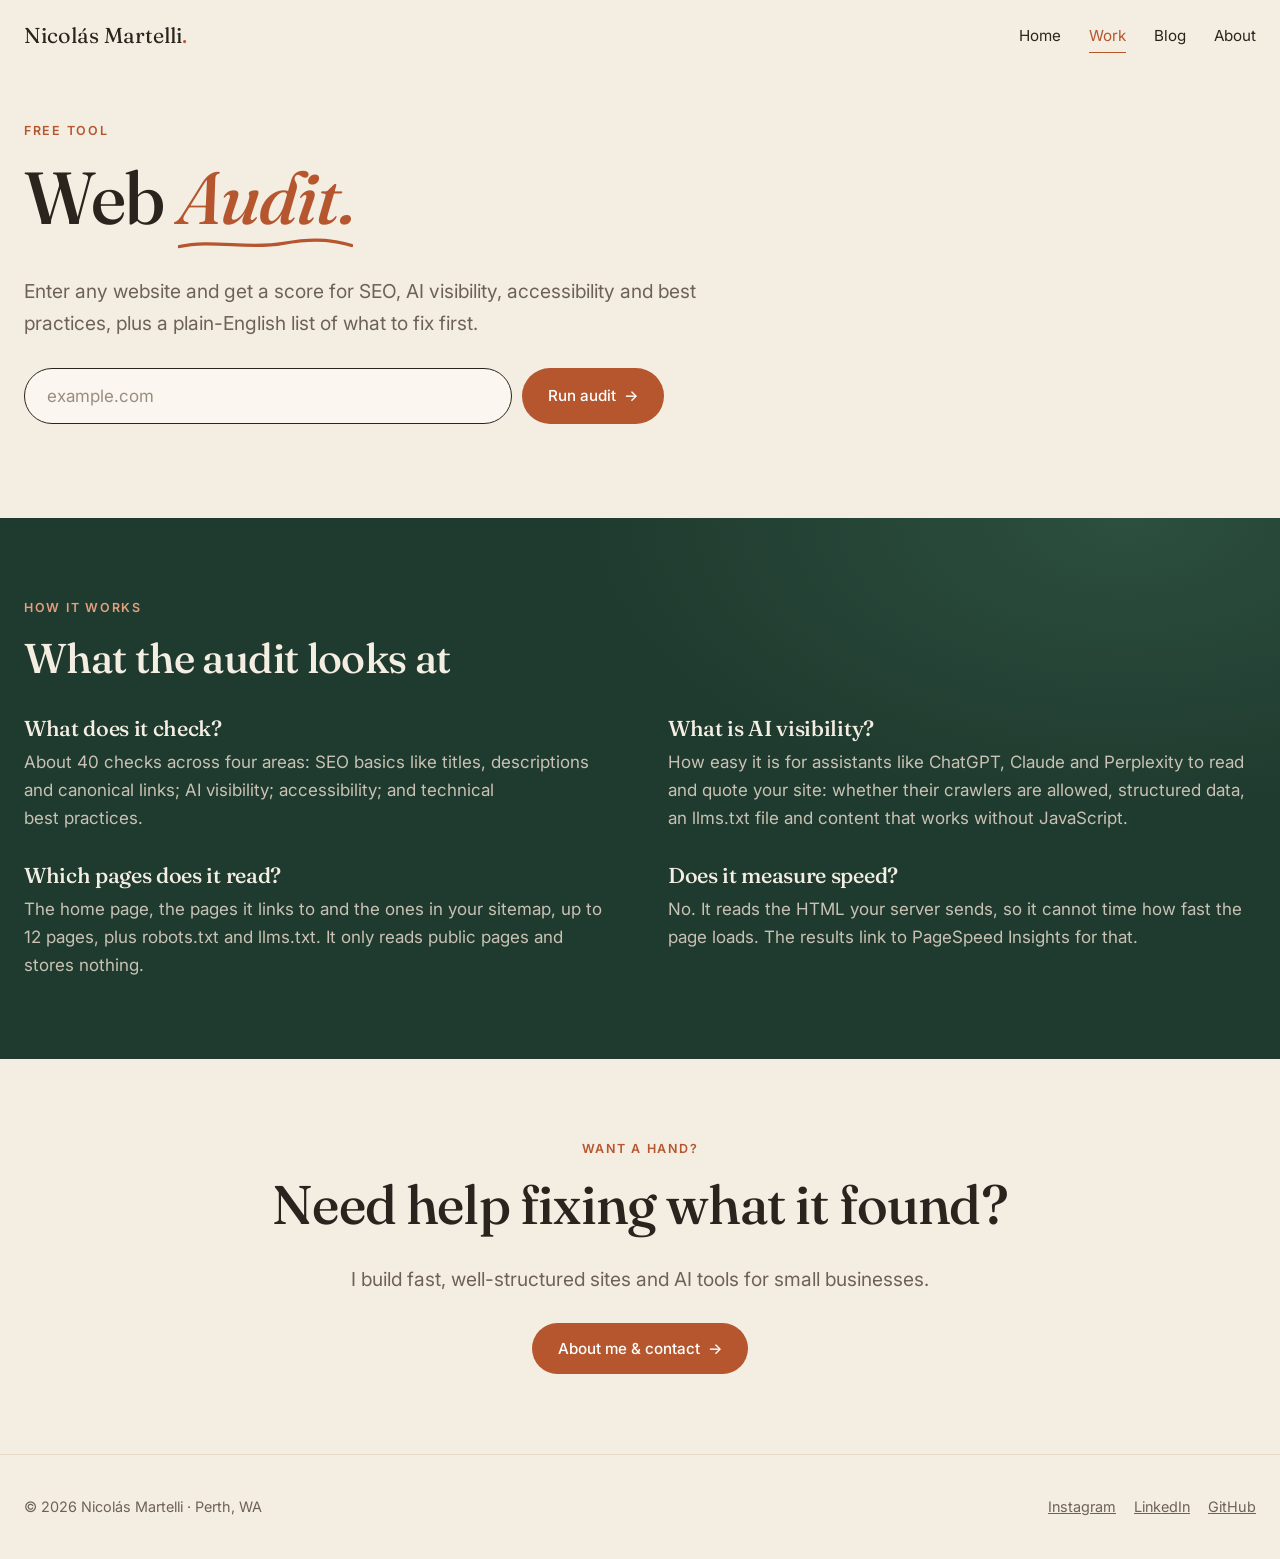
<file: audit.html>
<!doctype html>
<html lang="en">
<head>
<meta charset="utf-8">
<meta name="viewport" content="width=device-width, initial-scale=1">
<title>Free Web Audit: SEO &amp; AI visibility · Nicolás Martelli</title>
<meta name="description" content="Free website audit. Enter any address and get scores for SEO, AI visibility, accessibility and best practices, with a list of what to fix first.">
<meta property="og:title" content="Free Web Audit: SEO &amp; AI visibility">
<meta property="og:image" content="https://nicolasmartelli.pages.dev/assets/img/nico.jpg">
<meta property="og:description" content="Free website audit. Enter any address and get scores for SEO, AI visibility, accessibility and best practices, with a list of what to fix first.">
<meta property="og:url" content="https://nicolasmartelli.pages.dev/audit">
<meta property="og:type" content="website">
<meta property="og:site_name" content="Nicolás Martelli">
<meta name="twitter:card" content="summary">
<link rel="canonical" href="https://nicolasmartelli.pages.dev/audit">
<meta name="theme-color" content="#f4ede2">
<link rel="icon" href="/assets/img/favicon.svg" type="image/svg+xml">
<link rel="preconnect" href="https://fonts.googleapis.com">
<link rel="preconnect" href="https://fonts.gstatic.com" crossorigin>
<link href="https://fonts.googleapis.com/css2?family=Fraunces:ital,opsz,wght@0,9..144,400;0,9..144,500;1,9..144,400&family=Inter:wght@400;500;600&display=swap" rel="stylesheet">
<link rel="stylesheet" href="/assets/css/style.css?v=20261120e">
<link rel="stylesheet" href="/assets/css/audit.css">
<script type="application/ld+json">
{"@context":"https://schema.org","@type":"WebApplication","name":"Web Audit","url":"https://nicolasmartelli.pages.dev/audit","applicationCategory":"DeveloperApplication","operatingSystem":"Any","description":"Free website audit that scores SEO, AI visibility, accessibility and best practices, and lists what to fix first.","offers":{"@type":"Offer","price":"0","priceCurrency":"USD"},"creator":{"@type":"Person","name":"Nicolás Martelli","url":"https://nicolasmartelli.pages.dev/about"}}
</script>
<script>document.documentElement.classList.add('js')</script>
</head>
<body class="audit">
<a class="skip" href="#main">Skip to content</a>
<header class="site-header">
  <div class="wrap">
    <a class="logo" href="/">Nicolás Martelli<span>.</span></a>
    <button class="menu-btn" aria-expanded="false" aria-controls="nav">Menu</button>
    <nav class="nav" id="nav">
      <a href="/">Home</a>
      <a href="/work" aria-current="page">Work</a>
      <a href="/blog">Blog</a>
      <a href="/about">About</a>
    </nav>
  </div>
</header>

<main id="main">
<section class="audit-hero">
  <div class="wrap">
    <p class="eyebrow">Free tool</p>
    <h1>Web <em class="accent">Audit.</em></h1>
    <p class="lead">Enter any website and get a score for SEO, AI visibility, accessibility and best practices, plus a plain-English list of what to fix first.</p>
    <form class="audit-form" id="audit-form" novalidate>
      <label class="sr-only" for="audit-url">Website address</label>
      <input type="text" id="audit-url" name="url" placeholder="example.com" inputmode="url" autocomplete="url" autocapitalize="off" spellcheck="false">
      <button class="btn" type="submit" id="audit-run">Run audit</button>
    </form>
    <p class="audit-status" id="audit-status" role="status"></p>
  </div>
</section>

<section class="results" id="results" hidden>
  <div class="wrap">
    <div class="results-head">
      <div>
        <p class="eyebrow">Results</p>
        <h2 id="r-site"></h2>
        <p id="r-sub"></p>
      </div>
      <button type="button" class="linkbtn" id="copy-report">Copy report</button>
    </div>
    <div class="dials" id="dials"></div>
    <p class="audit-note">Speed is not measured here. For real loading performance, run <a id="psi" href="https://pagespeed.web.dev/" target="_blank" rel="noopener">PageSpeed Insights</a>. Colour contrast is not checked either.</p>

    <div class="rblock">
      <div class="rblock-head"><h2>Fix these first</h2></div>
      <ul class="rows" id="top"></ul>
    </div>

    <div class="rblock">
      <div class="rblock-head">
        <h2>Every check</h2>
        <label class="toggle"><input type="checkbox" id="onlyissues"> Only problems</label>
      </div>
      <div class="tabs" id="tabs"></div>
      <ul class="rows" id="rows"></ul>
    </div>
  </div>
</section>

<section class="dark">
  <div class="wrap">
    <div class="section-head">
      <div><p class="eyebrow">How it works</p><h2>What the audit looks at</h2></div>
    </div>
    <div class="explain">
      <div>
        <h3>What does it check?</h3>
        <p>About 40 checks across four areas: SEO basics like titles, descriptions and canonical links; AI visibility; accessibility; and technical best practices.</p>
      </div>
      <div>
        <h3>What is AI visibility?</h3>
        <p>How easy it is for assistants like ChatGPT, Claude and Perplexity to read and quote your site: whether their crawlers are allowed, structured data, an llms.txt file and content that works without JavaScript.</p>
      </div>
      <div>
        <h3>Which pages does it read?</h3>
        <p>The home page, the pages it links to and the ones in your sitemap, up to 12 pages, plus robots.txt and llms.txt. It only reads public pages and stores nothing.</p>
      </div>
      <div>
        <h3>Does it measure speed?</h3>
        <p>No. It reads the HTML your server sends, so it cannot time how fast the page loads. The results link to PageSpeed Insights for that.</p>
      </div>
    </div>
  </div>
</section>

<section class="cta">
  <div class="wrap narrow">
    <p class="eyebrow">Want a hand?</p>
    <h2>Need help fixing what it found?</h2>
    <p class="lead">I build fast, well-structured sites and AI tools for small businesses.</p>
    <a class="btn" href="/about">About me &amp; contact</a>
  </div>
</section>
</main>

<footer class="site-footer">
  <div class="wrap">
    <span>© 2026 Nicolás Martelli · Perth, WA</span>
    <span><a href="https://www.instagram.com/nicolas.martelli/">Instagram</a><a href="https://www.linkedin.com/in/nicolasmartelli/">LinkedIn</a><a href="https://github.com/Martita91">GitHub</a></span>
  </div>
</footer>
<script src="/assets/js/main.js" defer></script>
<script src="/assets/js/audit.js" defer></script>
</body>
</html>
</file>
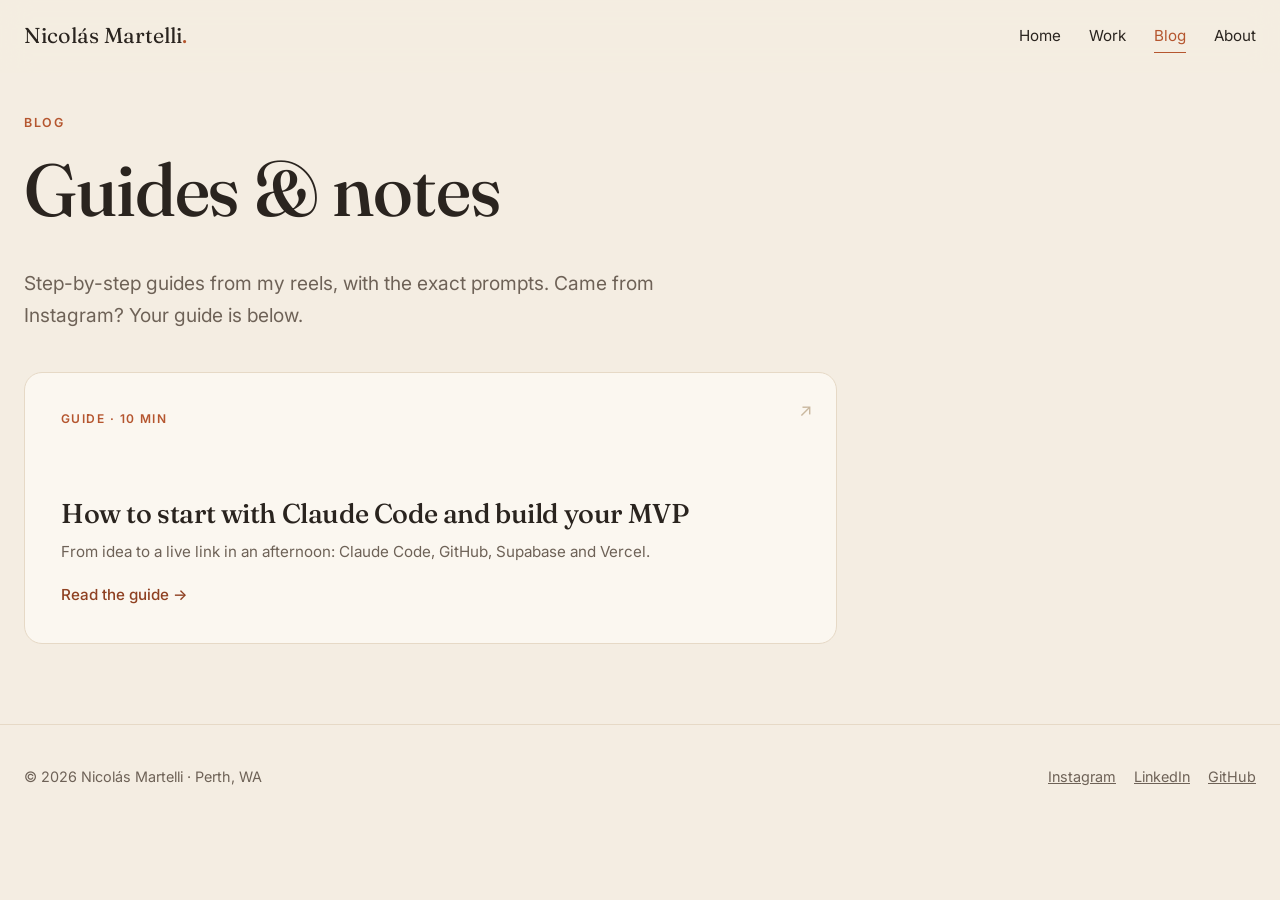
<file: blog.html>
<!doctype html>
<html lang="en">
<head>
<meta charset="utf-8">
<meta name="viewport" content="width=device-width, initial-scale=1">
<title>Blog · Nicolás Martelli</title>
<meta name="description" content="Step-by-step guides and notes on building real products with AI and Claude Code, with the exact prompts to copy.">
<meta property="og:title" content="Blog · Nicolás Martelli">
<meta property="og:image" content="https://nicolasmartelli.pages.dev/assets/img/nico.jpg">
<meta property="og:description" content="Step-by-step guides and notes on building real products with AI and Claude Code, with the exact prompts to copy.">
<meta property="og:url" content="https://nicolasmartelli.pages.dev/blog">
<meta property="og:type" content="website">
<meta property="og:site_name" content="Nicolás Martelli">
<meta name="twitter:card" content="summary">
<link rel="canonical" href="https://nicolasmartelli.pages.dev/blog">
<meta name="theme-color" content="#f4ede2">
<link rel="icon" href="/assets/img/favicon.svg" type="image/svg+xml">
<link rel="preconnect" href="https://fonts.googleapis.com">
<link rel="preconnect" href="https://fonts.gstatic.com" crossorigin>
<link href="https://fonts.googleapis.com/css2?family=Fraunces:ital,opsz,wght@0,9..144,400;0,9..144,500;1,9..144,400&family=Inter:wght@400;500;600&display=swap" rel="stylesheet">
<link rel="stylesheet" href="/assets/css/style.css?v=20261120e">
<script type="application/ld+json">
{"@context": "https://schema.org", "@type": "Blog", "name": "Guides & notes by Nicolás Martelli", "url": "https://nicolasmartelli.pages.dev/blog", "author": {"@type": "Person", "name": "Nicolás Martelli", "url": "https://nicolasmartelli.pages.dev/about"}, "blogPost": [{"@type": "BlogPosting", "headline": "How to start with Claude Code and build your MVP", "url": "https://nicolasmartelli.pages.dev/mvp", "author": {"@type": "Person", "name": "Nicolás Martelli", "url": "https://nicolasmartelli.pages.dev/about"}}]}
</script>
<script>document.documentElement.classList.add('js')</script>
</head>
<body>
<a class="skip" href="#main">Skip to content</a>
<header class="site-header">
  <div class="wrap">
    <a class="logo" href="/">Nicolás Martelli<span>.</span></a>
    <button class="menu-btn" aria-expanded="false" aria-controls="nav">Menu</button>
    <nav class="nav" id="nav">
      <a href="/">Home</a>
      <a href="/work">Work</a>
      <a href="/blog" aria-current="page">Blog</a>
      <a href="/about">About</a>
    </nav>
  </div>
</header>

<main id="main">
<section class="article">
  <div class="wrap">
    <p class="eyebrow">Blog</p>
    <h1>Guides & notes</h1>
    <p class="lead">Step-by-step guides from my reels, with the exact prompts. Came from Instagram? Your guide is below.</p>
    <div class="grid mt">
      <a class="card feature" href="/mvp">
        <span class="kicker">Guide · 10 min</span>
        <h2>How to start with Claude Code and build your MVP</h2>
        <p>From idea to a live link in an afternoon: Claude Code, GitHub, Supabase and Vercel.</p>
        <span class="more">Read the guide →</span>
      </a>
    </div>
  </div>
</section>
</main>

<footer class="site-footer">
  <div class="wrap">
    <span>© 2026 Nicolás Martelli · Perth, WA</span>
    <span><a href="https://www.instagram.com/nicolas.martelli/">Instagram</a><a href="https://www.linkedin.com/in/nicolasmartelli/">LinkedIn</a><a href="https://github.com/Martita91">GitHub</a></span>
  </div>
</footer>
<script src="/assets/js/main.js" defer></script>
</body>
</html>
</file>
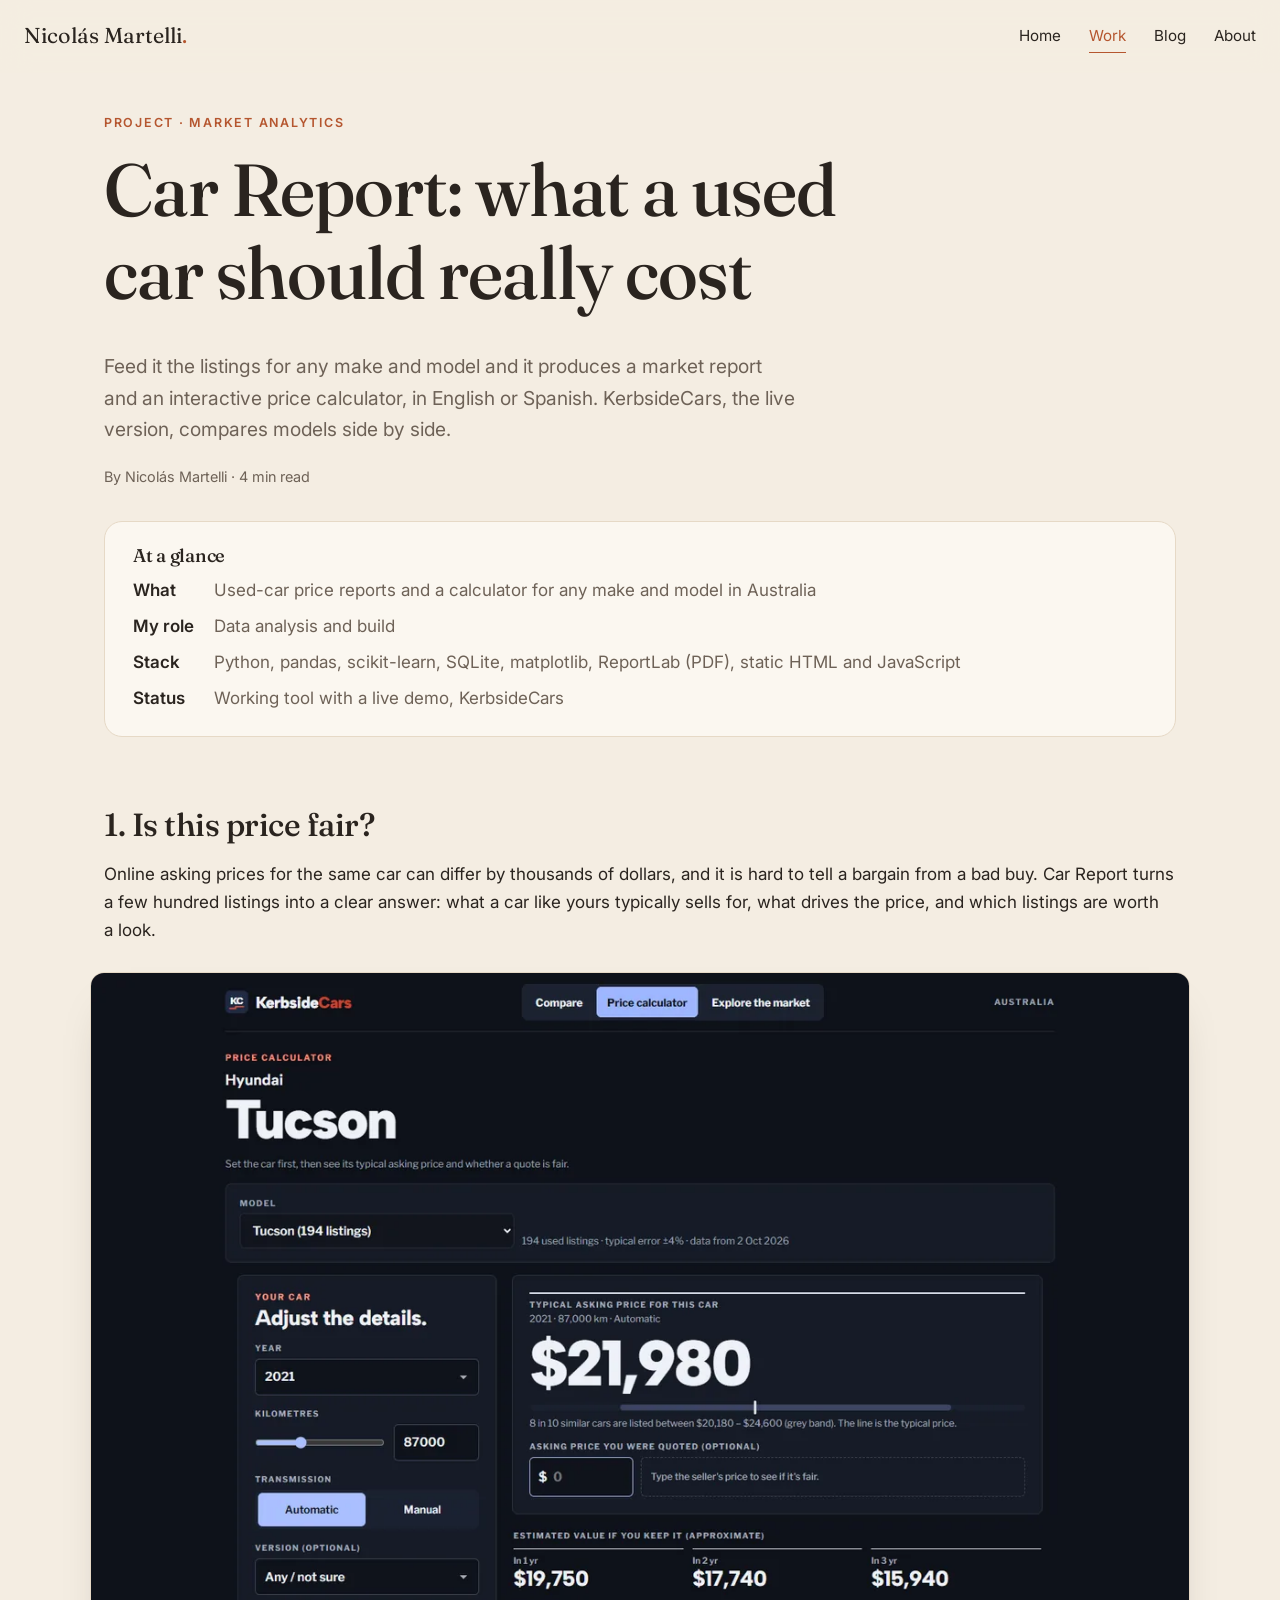
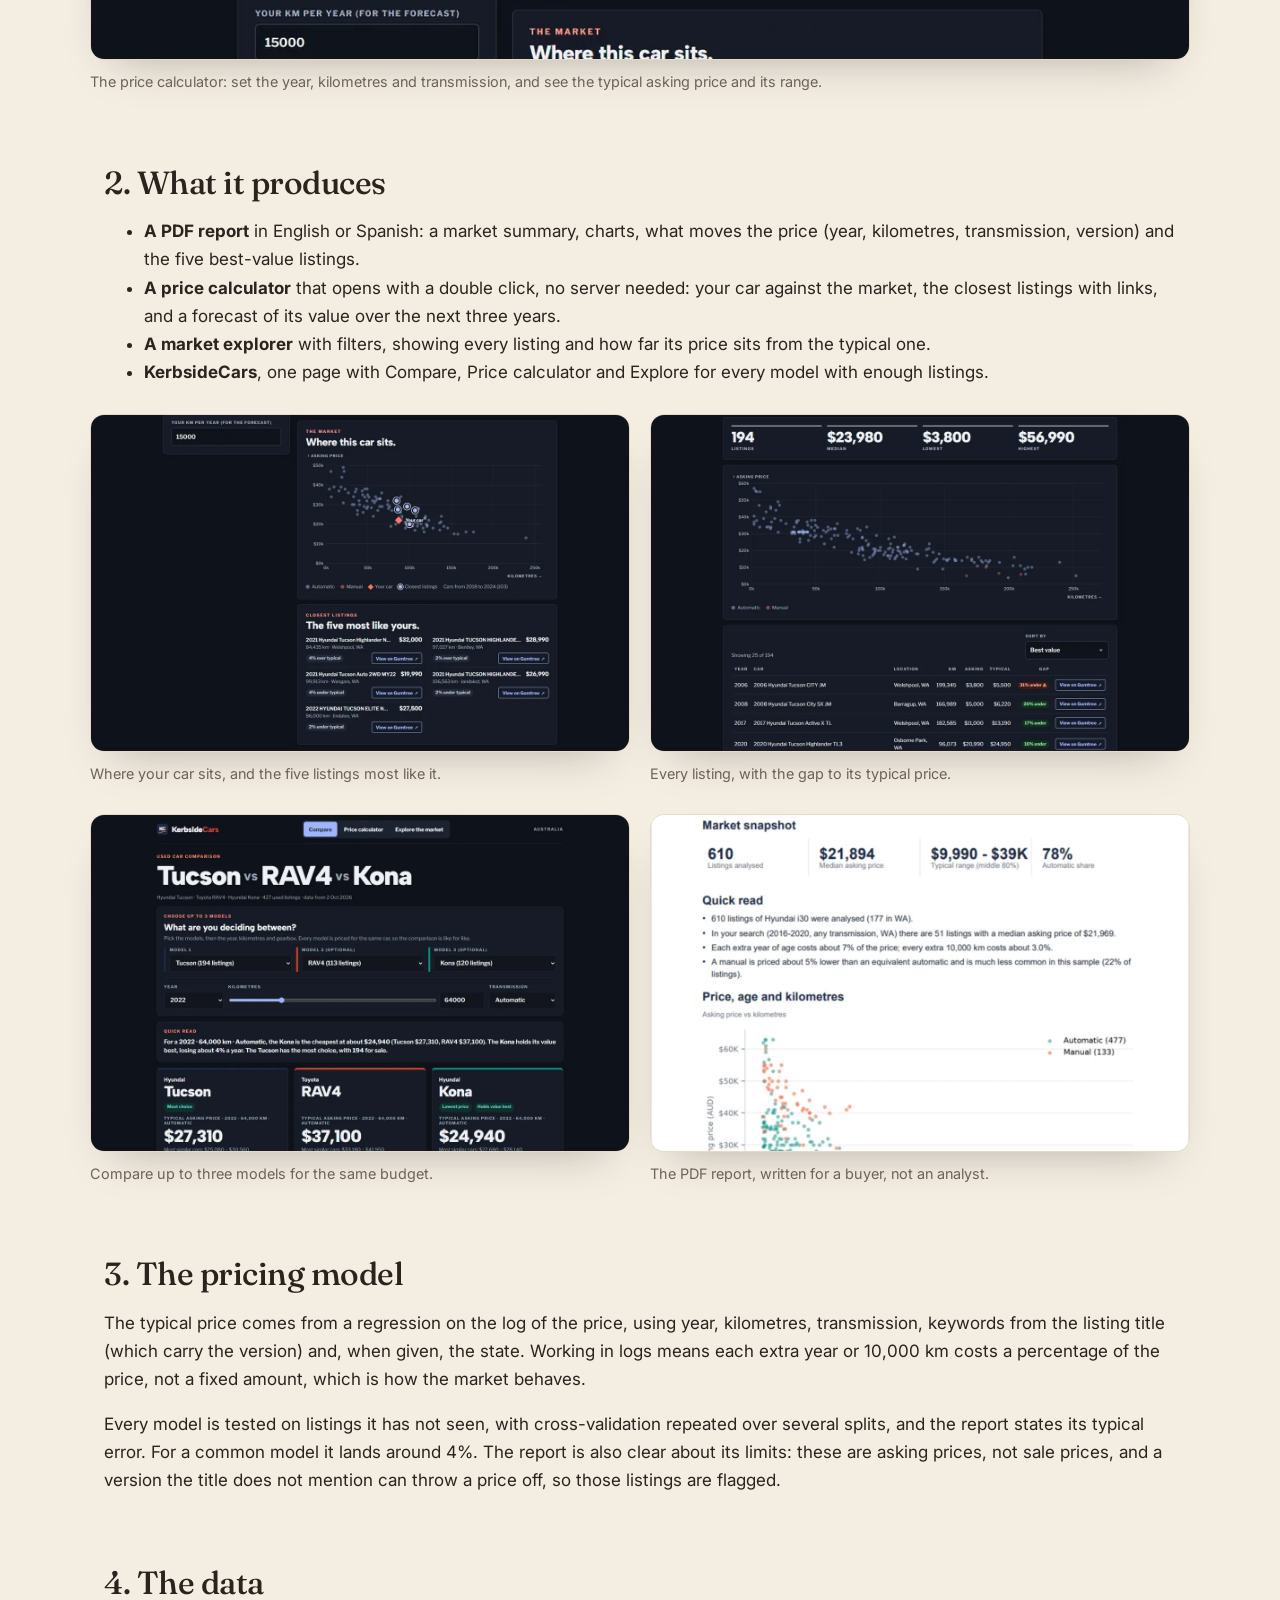
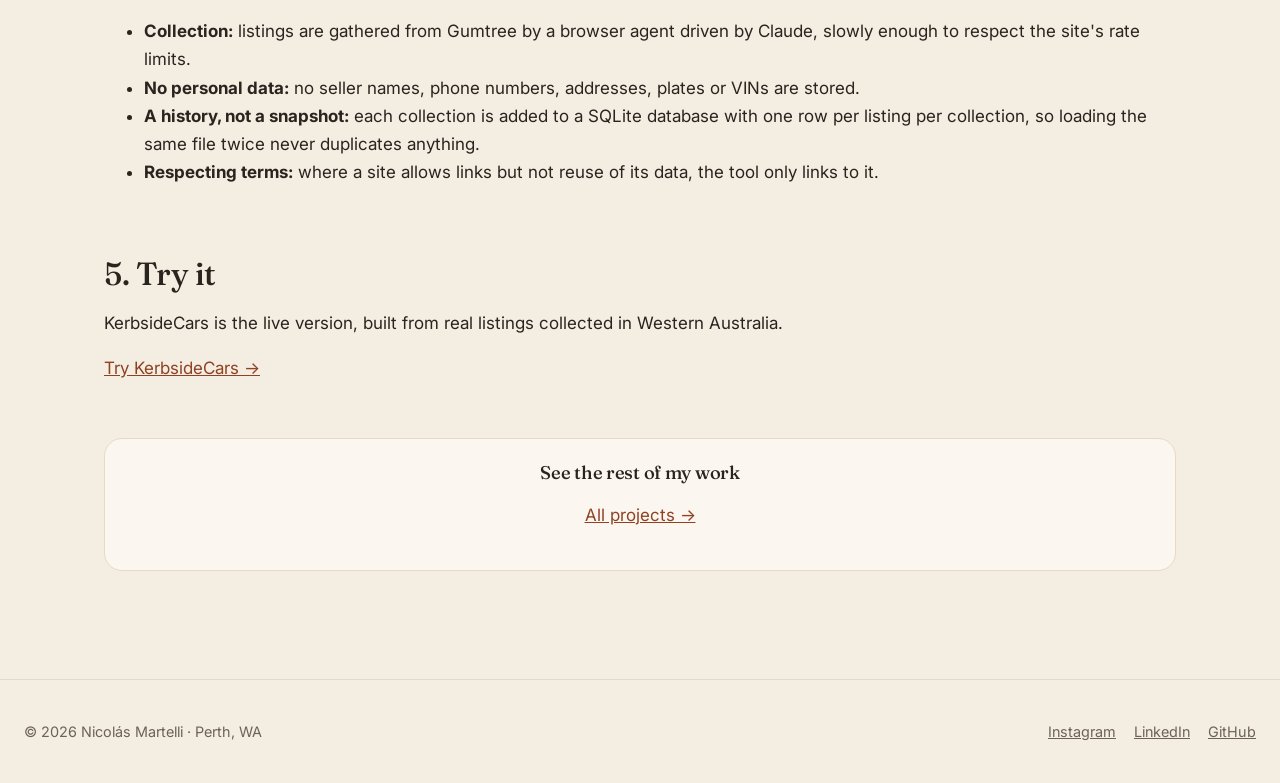
<file: car-report.html>
<!doctype html>
<html lang="en">
<head>
<meta charset="utf-8">
<meta name="viewport" content="width=device-width, initial-scale=1">
<title>Car Report project · Nicolás Martelli</title>
<meta name="description" content="Car Report turns used-car listings into a market report and a price calculator for any make and model, with a tested pricing model.">
<meta property="og:title" content="Car Report: what a used car should really cost · Nicolás Martelli">
<meta property="og:description" content="Used-car market reports, a price calculator and model comparisons, built on a pricing model tested on listings it has not seen.">
<meta property="og:image" content="https://nicolasmartelli.pages.dev/assets/img/work/car-report/calculator.webp">
<meta property="og:url" content="https://nicolasmartelli.pages.dev/car-report">
<meta property="og:type" content="article">
<meta property="og:site_name" content="Nicolás Martelli">
<meta name="twitter:card" content="summary_large_image">
<link rel="canonical" href="https://nicolasmartelli.pages.dev/car-report">
<meta name="theme-color" content="#f4ede2">
<link rel="icon" href="/assets/img/favicon.svg" type="image/svg+xml">
<link rel="preconnect" href="https://fonts.googleapis.com">
<link rel="preconnect" href="https://fonts.gstatic.com" crossorigin>
<link href="https://fonts.googleapis.com/css2?family=Fraunces:ital,opsz,wght@0,9..144,400;0,9..144,500;1,9..144,400&family=Inter:wght@400;500;600&display=swap" rel="stylesheet">
<link rel="stylesheet" href="/assets/css/style.css?v=20261120e">
<script type="application/ld+json">
{"@context": "https://schema.org", "@type": "Article", "headline": "Car Report: what a used car should really cost", "description": "Used-car market reports, a price calculator and model comparisons, built on a pricing model tested on listings it has not seen.", "image": "https://nicolasmartelli.pages.dev/assets/img/work/car-report/calculator.webp", "datePublished": "2026-11-20", "dateModified": "2026-11-20", "mainEntityOfPage": "https://nicolasmartelli.pages.dev/car-report", "author": {"@type": "Person", "name": "Nicolás Martelli", "url": "https://nicolasmartelli.pages.dev/about"}}
</script>
<script>document.documentElement.classList.add('js')</script>
</head>
<body>
<a class="skip" href="#main">Skip to content</a>
<header class="site-header">
  <div class="wrap">
    <a class="logo" href="/">Nicolás Martelli<span>.</span></a>
    <button class="menu-btn" aria-expanded="false" aria-controls="nav">Menu</button>
    <nav class="nav" id="nav">
      <a href="/">Home</a>
      <a href="/work" aria-current="page">Work</a>
      <a href="/blog">Blog</a>
      <a href="/about">About</a>
    </nav>
  </div>
</header>

<main id="main">
<article class="article">
  <div class="wrap narrow project">
    <p class="eyebrow">Project · Market analytics</p>
    <h1>Car Report: what a used car should really cost</h1>
    <p class="lead">Feed it the listings for any make and model and it produces a market report and an interactive price calculator, in English or Spanish. KerbsideCars, the live version, compares models side by side.</p>
    <p class="byline">By Nicolás Martelli · 4 min read</p>

    <div class="box">
      <h2>At a glance</h2>
      <dl class="facts">
        <dt>What</dt><dd>Used-car price reports and a calculator for any make and model in Australia</dd>
        <dt>My role</dt><dd>Data analysis and build</dd>
        <dt>Stack</dt><dd>Python, pandas, scikit-learn, SQLite, matplotlib, ReportLab (PDF), static HTML and JavaScript</dd>
        <dt>Status</dt><dd>Working tool with a live demo, KerbsideCars</dd>
      </dl>
    </div>

    <h2>1. Is this price fair?</h2>
    <p>Online asking prices for the same car can differ by thousands of dollars, and it is hard to tell a bargain from a bad buy. Car Report turns a few hundred listings into a clear answer: what a car like yours typically sells for, what drives the price, and which listings are worth a look.</p>
    <figure class="screen wide">
      <img src="/assets/img/work/car-report/calculator.webp" alt="KerbsideCars price calculator for a Hyundai Tucson with a typical asking price of $21,980" width="1200" height="750" loading="lazy">
      <figcaption>The price calculator: set the year, kilometres and transmission, and see the typical asking price and its range.</figcaption>
    </figure>

    <h2>2. What it produces</h2>
    <ul>
      <li><b>A PDF report</b> in English or Spanish: a market summary, charts, what moves the price (year, kilometres, transmission, version) and the five best-value listings.</li>
      <li><b>A price calculator</b> that opens with a double click, no server needed: your car against the market, the closest listings with links, and a forecast of its value over the next three years.</li>
      <li><b>A market explorer</b> with filters, showing every listing and how far its price sits from the typical one.</li>
      <li><b>KerbsideCars</b>, one page with Compare, Price calculator and Explore for every model with enough listings.</li>
    </ul>
    <div class="pair">
      <figure class="screen"><img src="/assets/img/work/car-report/market-position.webp" alt="Chart of asking price against kilometres with the user's car and the five closest listings highlighted" width="1200" height="750" loading="lazy"><figcaption>Where your car sits, and the five listings most like it.</figcaption></figure>
      <figure class="screen"><img src="/assets/img/work/car-report/explore.webp" alt="Market explorer with listing count, median price and a scatter chart of every listing" width="1200" height="750" loading="lazy"><figcaption>Every listing, with the gap to its typical price.</figcaption></figure>
    </div>
    <div class="pair">
      <figure class="screen"><img src="/assets/img/work/kerbside.webp" alt="KerbsideCars comparing the Hyundai Tucson, Toyota RAV4 and Hyundai Kona" width="1200" height="750" loading="lazy"><figcaption>Compare up to three models for the same budget.</figcaption></figure>
      <figure class="screen"><img src="/assets/img/work/car-report/pdf-report.webp" alt="PDF market report with a market snapshot, a quick read and a price versus kilometres chart" width="1200" height="750" loading="lazy"><figcaption>The PDF report, written for a buyer, not an analyst.</figcaption></figure>
    </div>

    <h2>3. The pricing model</h2>
    <p>The typical price comes from a regression on the log of the price, using year, kilometres, transmission, keywords from the listing title (which carry the version) and, when given, the state. Working in logs means each extra year or 10,000 km costs a percentage of the price, not a fixed amount, which is how the market behaves.</p>
    <p>Every model is tested on listings it has not seen, with cross-validation repeated over several splits, and the report states its typical error. For a common model it lands around 4%. The report is also clear about its limits: these are asking prices, not sale prices, and a version the title does not mention can throw a price off, so those listings are flagged.</p>

    <h2>4. The data</h2>
    <ul>
      <li><b>Collection:</b> listings are gathered from Gumtree by a browser agent driven by Claude, slowly enough to respect the site's rate limits.</li>
      <li><b>No personal data:</b> no seller names, phone numbers, addresses, plates or VINs are stored.</li>
      <li><b>A history, not a snapshot:</b> each collection is added to a SQLite database with one row per listing per collection, so loading the same file twice never duplicates anything.</li>
      <li><b>Respecting terms:</b> where a site allows links but not reuse of its data, the tool only links to it.</li>
    </ul>

    <h2>5. Try it</h2>
    <p>KerbsideCars is the live version, built from real listings collected in Western Australia.</p>
    <p class="live"><a href="https://claude.ai/artifact/2Gcrf8v9MyS9LBQBcjyrgG">Try KerbsideCars →</a></p>

    <div class="box center">
      <h2>See the rest of my work</h2>
      <p><a href="/work">All projects →</a></p>
    </div>
  </div>
</article>
</main>

<footer class="site-footer">
  <div class="wrap">
    <span>© 2026 Nicolás Martelli · Perth, WA</span>
    <span><a href="https://www.instagram.com/nicolas.martelli/">Instagram</a><a href="https://www.linkedin.com/in/nicolasmartelli/">LinkedIn</a><a href="https://github.com/Martita91">GitHub</a></span>
  </div>
</footer>
<script src="/assets/js/main.js" defer></script>
</body>
</html>
</file>
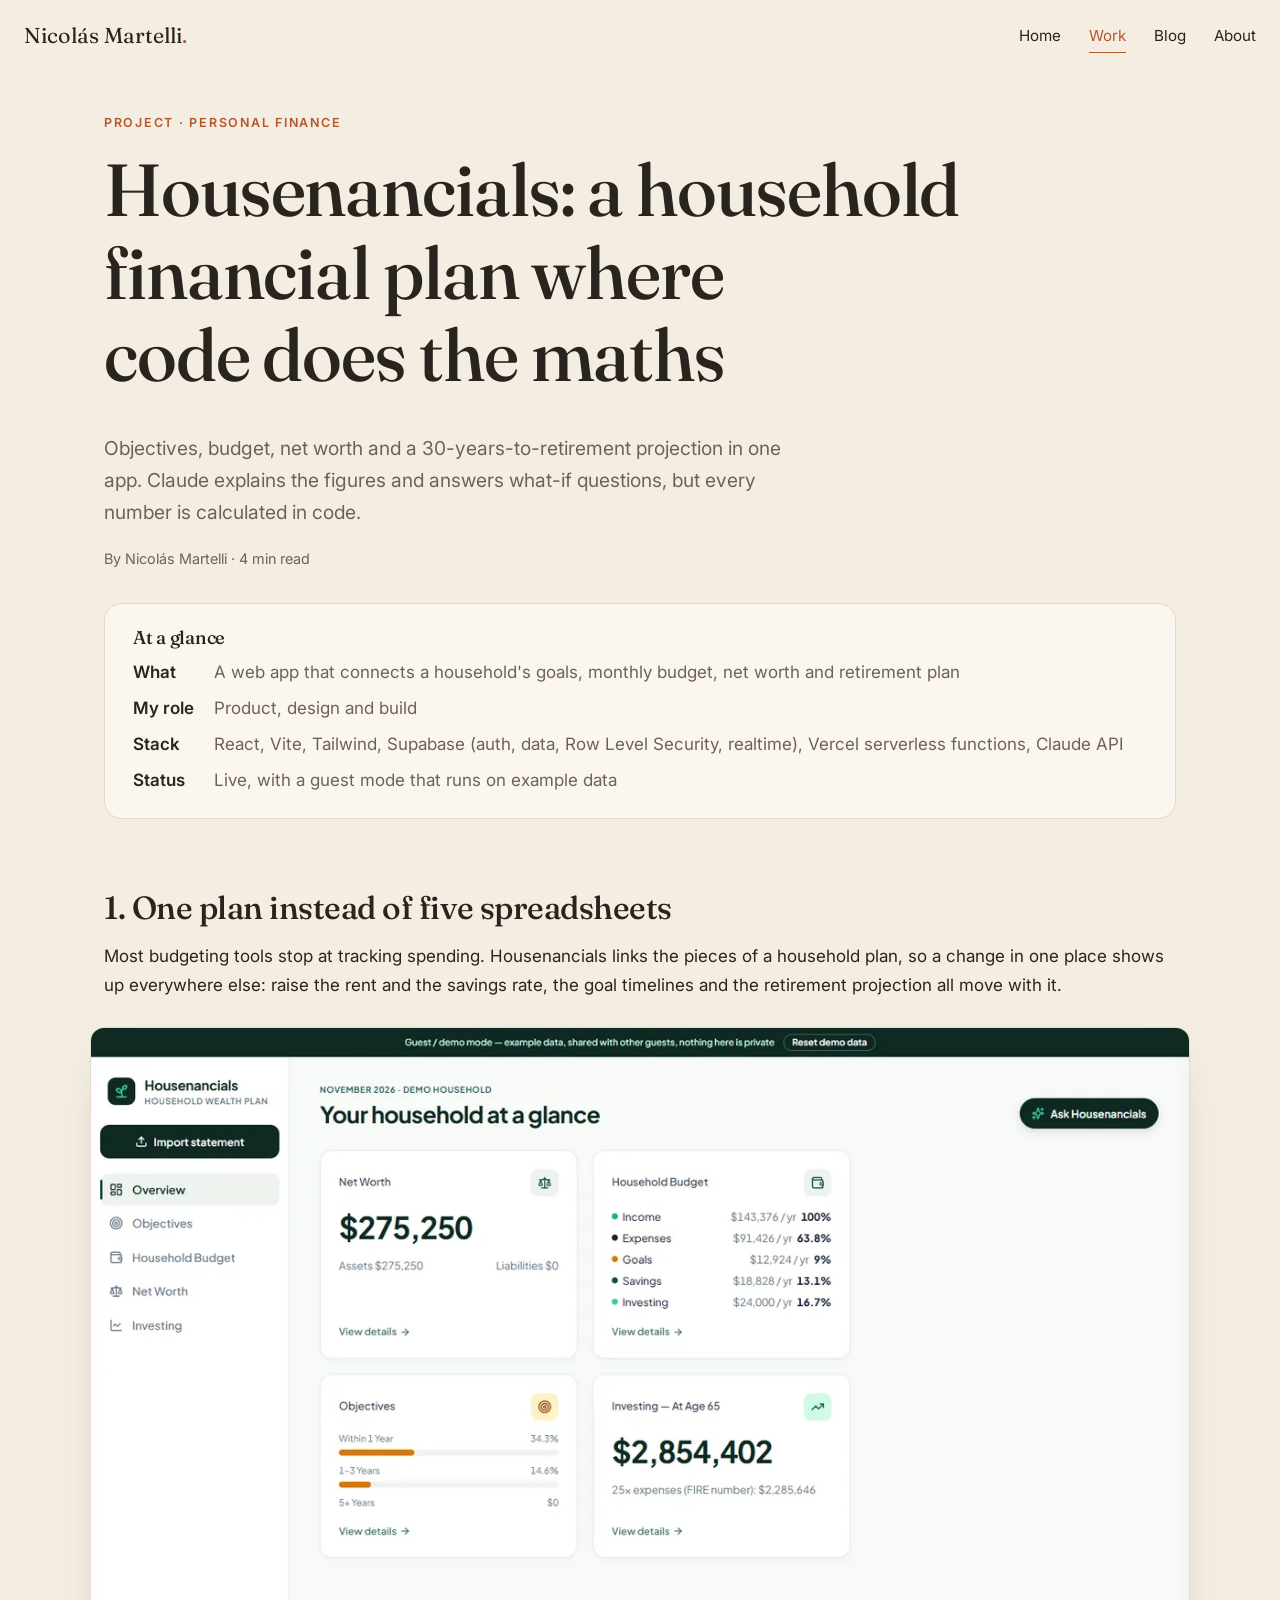
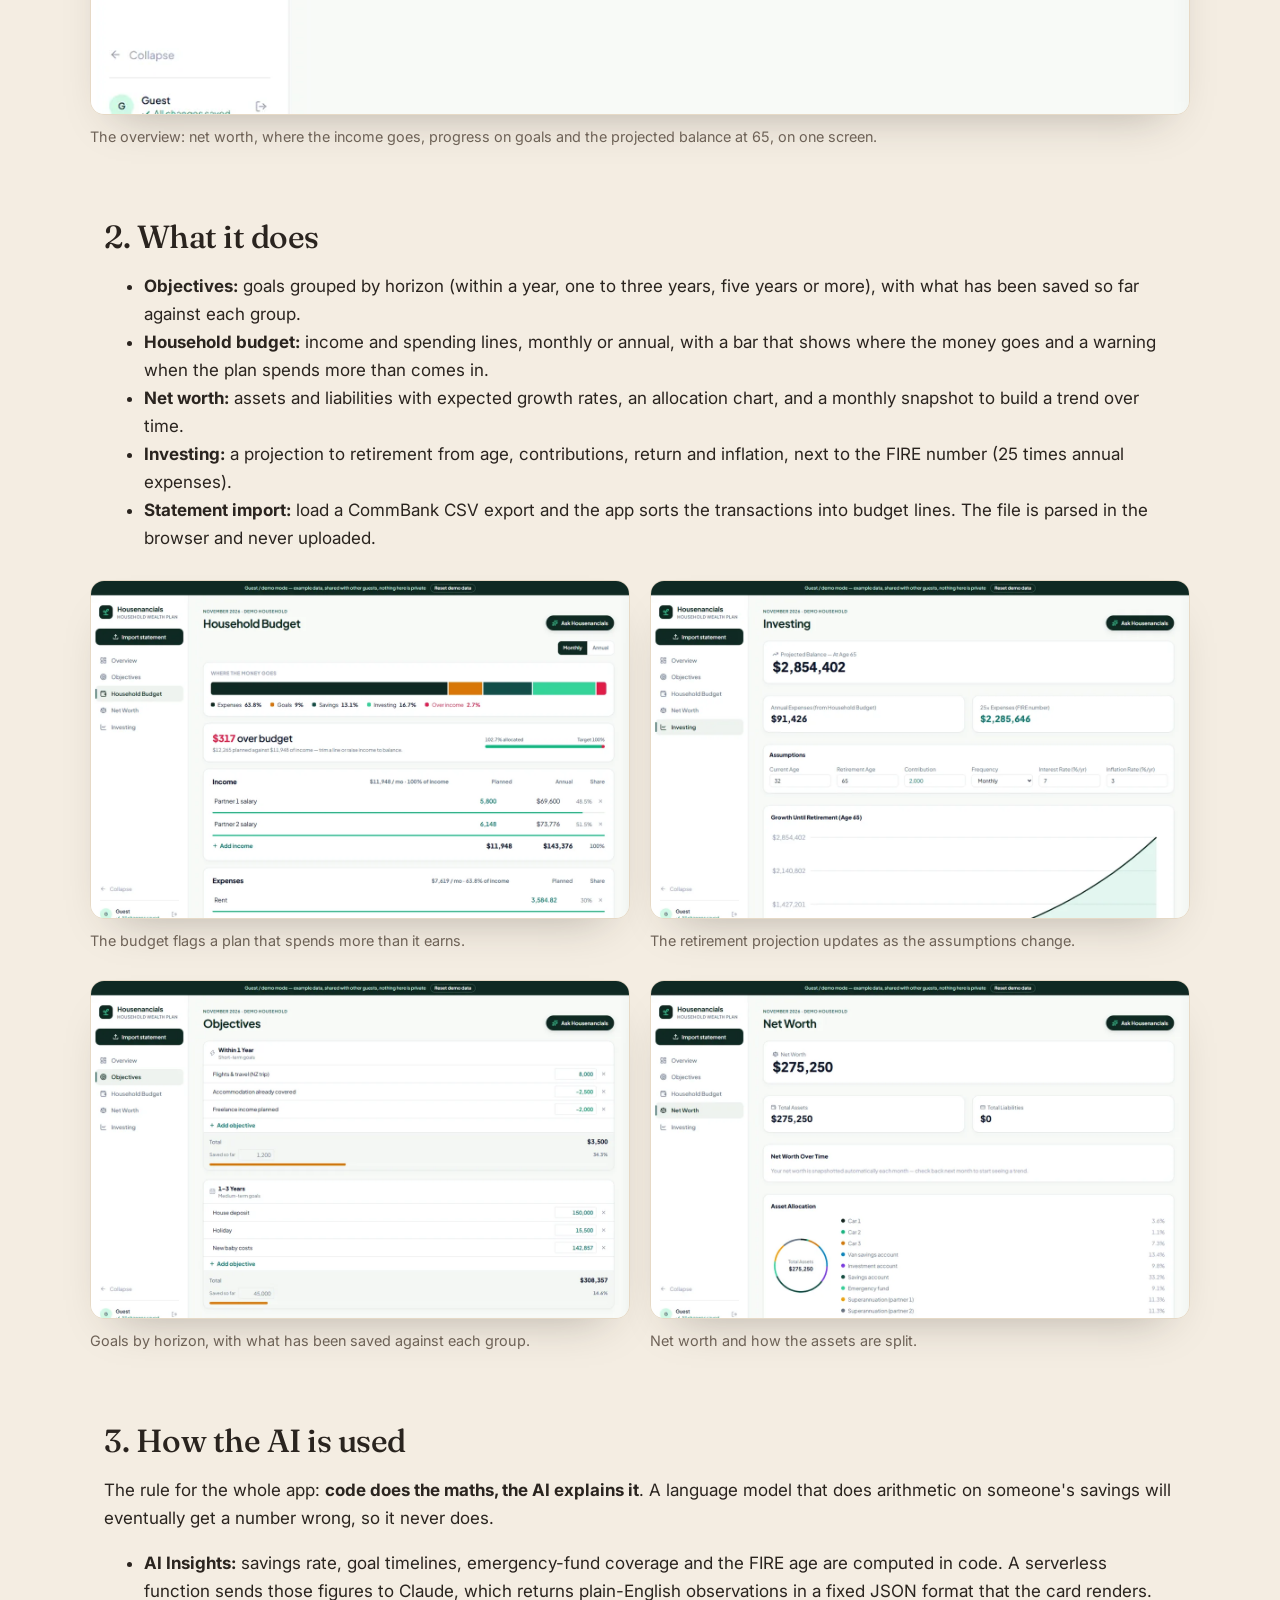
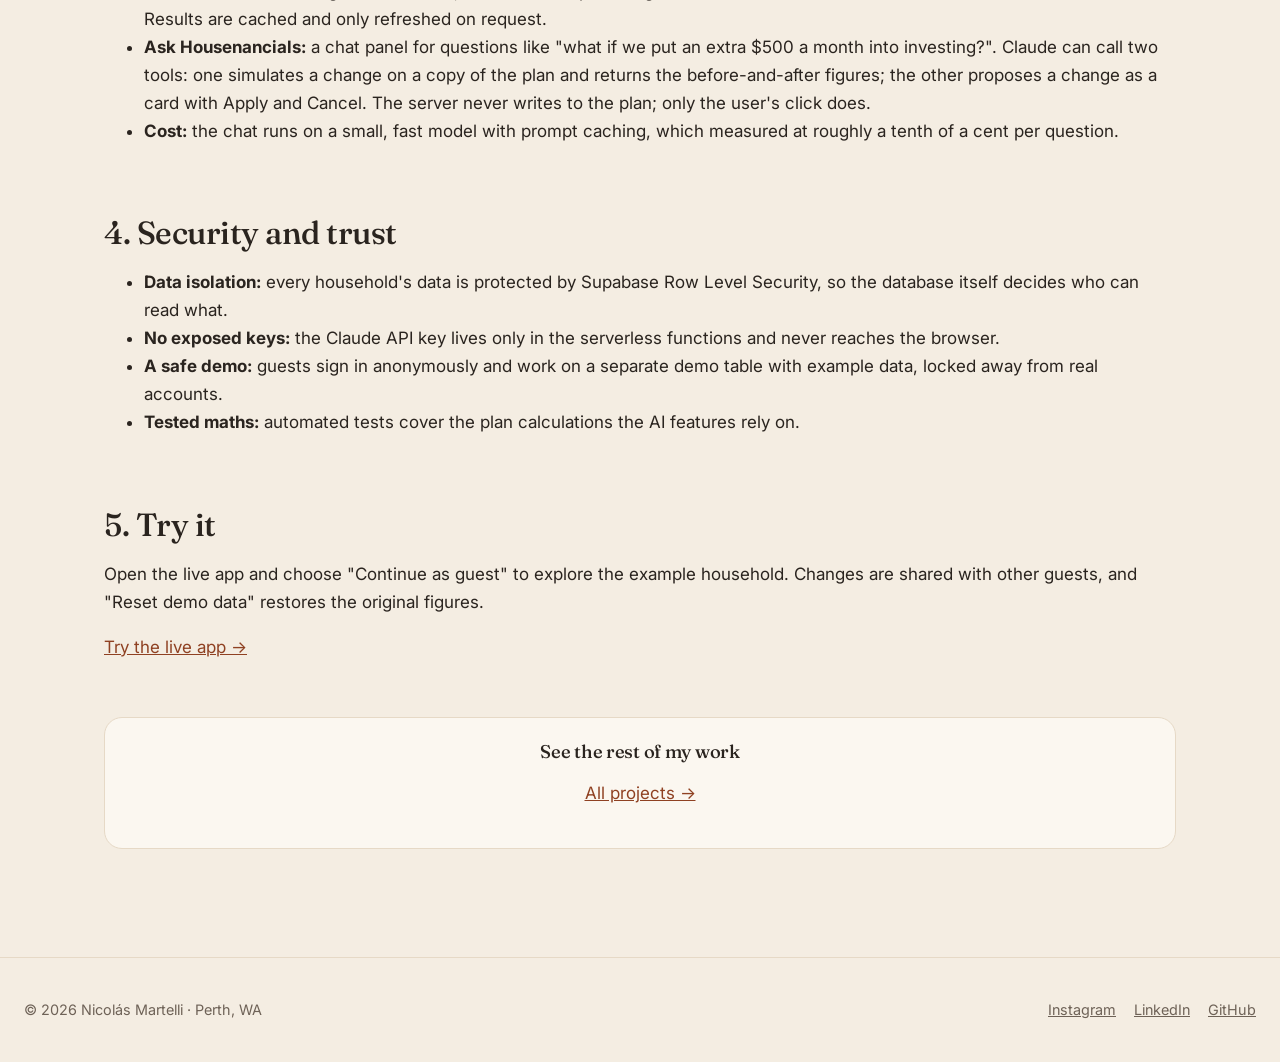
<file: housenancials.html>
<!doctype html>
<html lang="en">
<head>
<meta charset="utf-8">
<meta name="viewport" content="width=device-width, initial-scale=1">
<title>Housenancials project · Nicolás Martelli</title>
<meta name="description" content="Housenancials is a household financial plan in one place: objectives, budget, net worth and a retirement projection, with AI that explains the numbers while code does the maths.">
<meta property="og:title" content="Housenancials: a household financial plan where code does the maths · Nicolás Martelli">
<meta property="og:description" content="Objectives, budget, net worth and a retirement projection in one app, with Claude explaining the figures and answering what-if questions.">
<meta property="og:image" content="https://nicolasmartelli.pages.dev/assets/img/work/housenancials/overview.webp">
<meta property="og:url" content="https://nicolasmartelli.pages.dev/housenancials">
<meta property="og:type" content="article">
<meta property="og:site_name" content="Nicolás Martelli">
<meta name="twitter:card" content="summary_large_image">
<link rel="canonical" href="https://nicolasmartelli.pages.dev/housenancials">
<meta name="theme-color" content="#f4ede2">
<link rel="icon" href="/assets/img/favicon.svg" type="image/svg+xml">
<link rel="preconnect" href="https://fonts.googleapis.com">
<link rel="preconnect" href="https://fonts.gstatic.com" crossorigin>
<link href="https://fonts.googleapis.com/css2?family=Fraunces:ital,opsz,wght@0,9..144,400;0,9..144,500;1,9..144,400&family=Inter:wght@400;500;600&display=swap" rel="stylesheet">
<link rel="stylesheet" href="/assets/css/style.css?v=20261120e">
<script type="application/ld+json">
{"@context": "https://schema.org", "@type": "Article", "headline": "Housenancials: a household financial plan where code does the maths", "description": "Objectives, budget, net worth and a retirement projection in one app, with Claude explaining the figures and answering what-if questions.", "image": "https://nicolasmartelli.pages.dev/assets/img/work/housenancials/overview.webp", "datePublished": "2026-11-20", "dateModified": "2026-11-20", "mainEntityOfPage": "https://nicolasmartelli.pages.dev/housenancials", "author": {"@type": "Person", "name": "Nicolás Martelli", "url": "https://nicolasmartelli.pages.dev/about"}}
</script>
<script>document.documentElement.classList.add('js')</script>
</head>
<body>
<a class="skip" href="#main">Skip to content</a>
<header class="site-header">
  <div class="wrap">
    <a class="logo" href="/">Nicolás Martelli<span>.</span></a>
    <button class="menu-btn" aria-expanded="false" aria-controls="nav">Menu</button>
    <nav class="nav" id="nav">
      <a href="/">Home</a>
      <a href="/work" aria-current="page">Work</a>
      <a href="/blog">Blog</a>
      <a href="/about">About</a>
    </nav>
  </div>
</header>

<main id="main">
<article class="article">
  <div class="wrap narrow project">
    <p class="eyebrow">Project · Personal finance</p>
    <h1>Housenancials: a household financial plan where code does the maths</h1>
    <p class="lead">Objectives, budget, net worth and a 30-years-to-retirement projection in one app. Claude explains the figures and answers what-if questions, but every number is calculated in code.</p>
    <p class="byline">By Nicolás Martelli · 4 min read</p>

    <div class="box">
      <h2>At a glance</h2>
      <dl class="facts">
        <dt>What</dt><dd>A web app that connects a household's goals, monthly budget, net worth and retirement plan</dd>
        <dt>My role</dt><dd>Product, design and build</dd>
        <dt>Stack</dt><dd>React, Vite, Tailwind, Supabase (auth, data, Row Level Security, realtime), Vercel serverless functions, Claude API</dd>
        <dt>Status</dt><dd>Live, with a guest mode that runs on example data</dd>
      </dl>
    </div>

    <h2>1. One plan instead of five spreadsheets</h2>
    <p>Most budgeting tools stop at tracking spending. Housenancials links the pieces of a household plan, so a change in one place shows up everywhere else: raise the rent and the savings rate, the goal timelines and the retirement projection all move with it.</p>
    <figure class="screen wide">
      <img src="/assets/img/work/housenancials/overview.webp" alt="Overview tab with net worth, a budget split by income, expenses, goals, savings and investing, progress on objectives and the projected balance at 65" width="1200" height="750" loading="lazy">
      <figcaption>The overview: net worth, where the income goes, progress on goals and the projected balance at 65, on one screen.</figcaption>
    </figure>

    <h2>2. What it does</h2>
    <ul>
      <li><b>Objectives:</b> goals grouped by horizon (within a year, one to three years, five years or more), with what has been saved so far against each group.</li>
      <li><b>Household budget:</b> income and spending lines, monthly or annual, with a bar that shows where the money goes and a warning when the plan spends more than comes in.</li>
      <li><b>Net worth:</b> assets and liabilities with expected growth rates, an allocation chart, and a monthly snapshot to build a trend over time.</li>
      <li><b>Investing:</b> a projection to retirement from age, contributions, return and inflation, next to the FIRE number (25 times annual expenses).</li>
      <li><b>Statement import:</b> load a CommBank CSV export and the app sorts the transactions into budget lines. The file is parsed in the browser and never uploaded.</li>
    </ul>
    <div class="pair">
      <figure class="screen">
        <img src="/assets/img/work/housenancials/budget.webp" alt="Household Budget tab showing where the money goes and an over-budget warning" width="1200" height="750" loading="lazy">
        <figcaption>The budget flags a plan that spends more than it earns.</figcaption>
      </figure>
      <figure class="screen">
        <img src="/assets/img/work/housenancials/investing.webp" alt="Investing tab with the projected balance at 65, the FIRE number and the growth chart" width="1200" height="750" loading="lazy">
        <figcaption>The retirement projection updates as the assumptions change.</figcaption>
      </figure>
    </div>
    <div class="pair">
      <figure class="screen">
        <img src="/assets/img/work/housenancials/objectives.webp" alt="Objectives tab with short and medium-term goals and progress bars" width="1200" height="750" loading="lazy">
        <figcaption>Goals by horizon, with what has been saved against each group.</figcaption>
      </figure>
      <figure class="screen">
        <img src="/assets/img/work/housenancials/networth.webp" alt="Net Worth tab with total assets, liabilities and the asset allocation chart" width="1200" height="750" loading="lazy">
        <figcaption>Net worth and how the assets are split.</figcaption>
      </figure>
    </div>

    <h2>3. How the AI is used</h2>
    <p>The rule for the whole app: <b>code does the maths, the AI explains it</b>. A language model that does arithmetic on someone's savings will eventually get a number wrong, so it never does.</p>
    <ul>
      <li><b>AI Insights:</b> savings rate, goal timelines, emergency-fund coverage and the FIRE age are computed in code. A serverless function sends those figures to Claude, which returns plain-English observations in a fixed JSON format that the card renders. Results are cached and only refreshed on request.</li>
      <li><b>Ask Housenancials:</b> a chat panel for questions like "what if we put an extra $500 a month into investing?". Claude can call two tools: one simulates a change on a copy of the plan and returns the before-and-after figures; the other proposes a change as a card with Apply and Cancel. The server never writes to the plan; only the user's click does.</li>
      <li><b>Cost:</b> the chat runs on a small, fast model with prompt caching, which measured at roughly a tenth of a cent per question.</li>
    </ul>

    <h2>4. Security and trust</h2>
    <ul>
      <li><b>Data isolation:</b> every household's data is protected by Supabase Row Level Security, so the database itself decides who can read what.</li>
      <li><b>No exposed keys:</b> the Claude API key lives only in the serverless functions and never reaches the browser.</li>
      <li><b>A safe demo:</b> guests sign in anonymously and work on a separate demo table with example data, locked away from real accounts.</li>
      <li><b>Tested maths:</b> automated tests cover the plan calculations the AI features rely on.</li>
    </ul>

    <h2>5. Try it</h2>
    <p>Open the live app and choose "Continue as guest" to explore the example household. Changes are shared with other guests, and "Reset demo data" restores the original figures.</p>
    <p class="live"><a href="https://housenancials.vercel.app/">Try the live app →</a></p>

    <div class="box center">
      <h2>See the rest of my work</h2>
      <p><a href="/work">All projects →</a></p>
    </div>
  </div>
</article>
</main>

<footer class="site-footer">
  <div class="wrap">
    <span>© 2026 Nicolás Martelli · Perth, WA</span>
    <span><a href="https://www.instagram.com/nicolas.martelli/">Instagram</a><a href="https://www.linkedin.com/in/nicolasmartelli/">LinkedIn</a><a href="https://github.com/Martita91">GitHub</a></span>
  </div>
</footer>
<script src="/assets/js/main.js" defer></script>
</body>
</html>
</file>
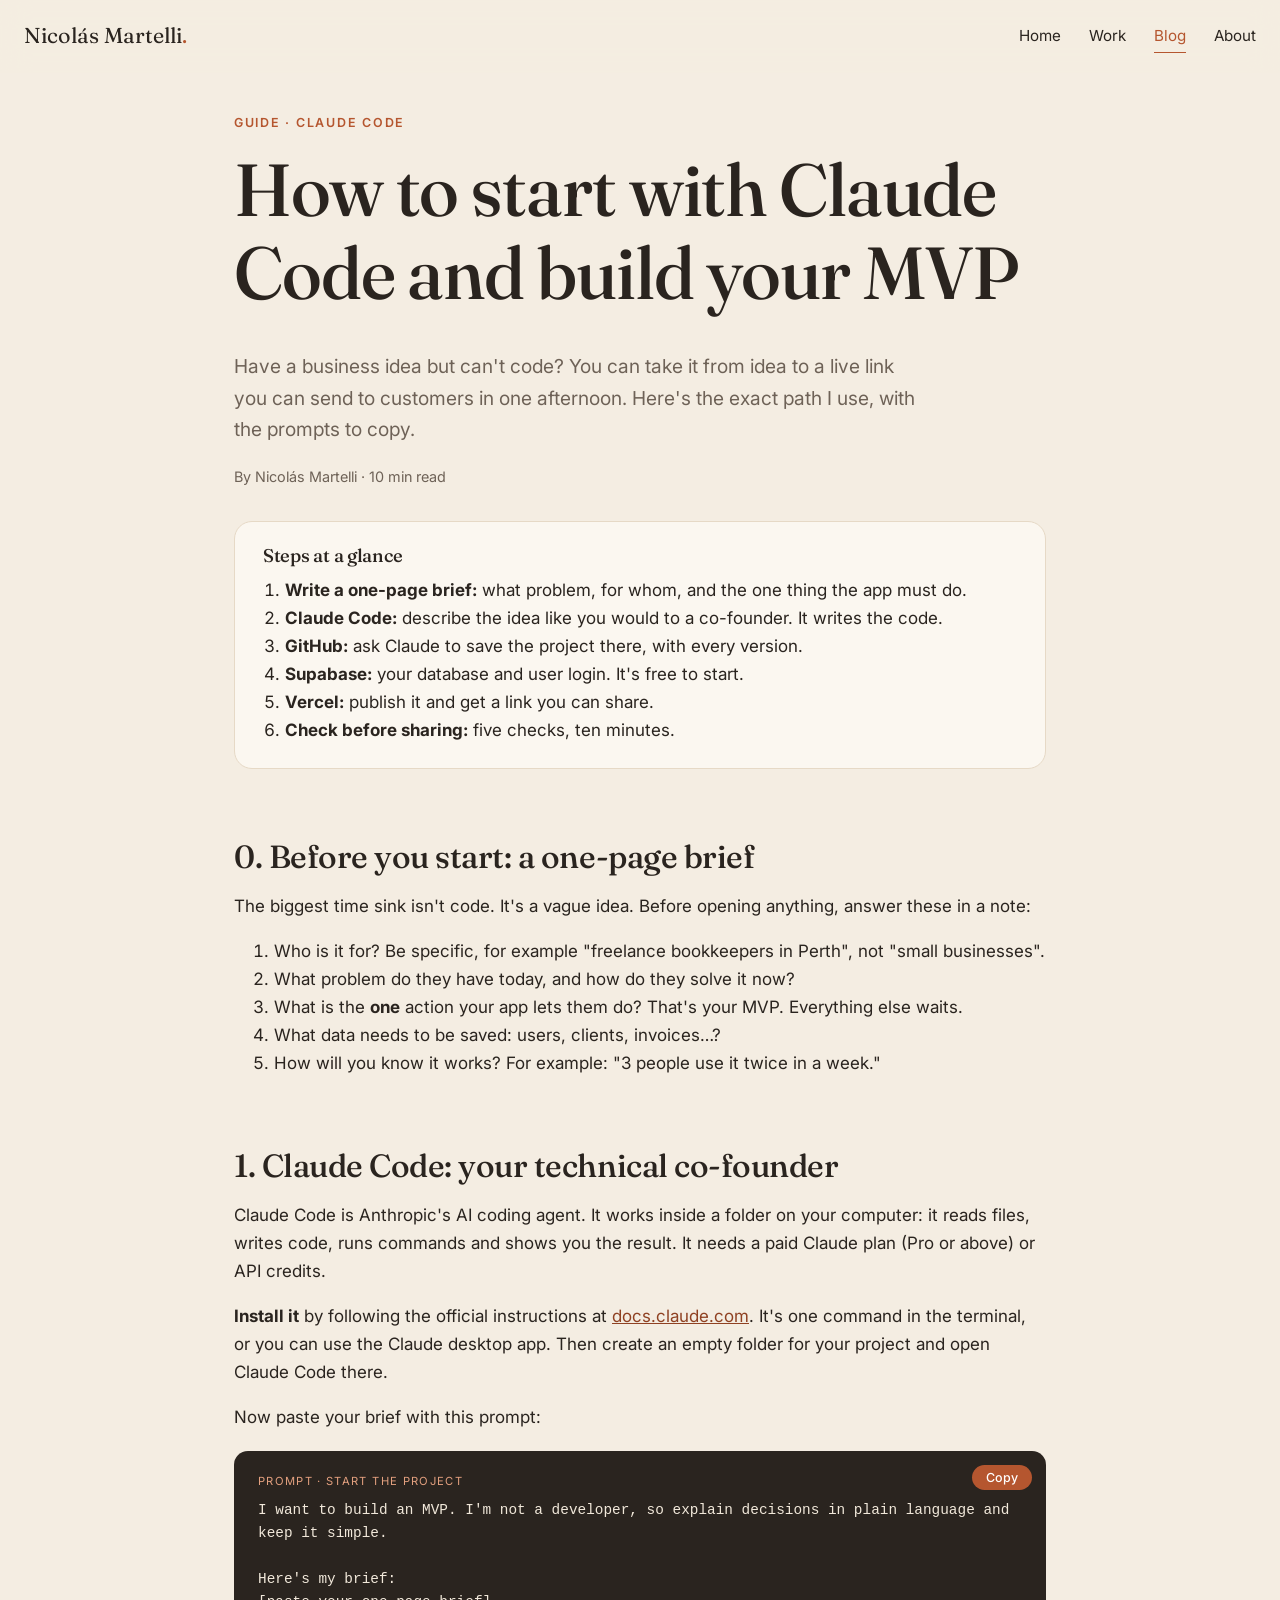
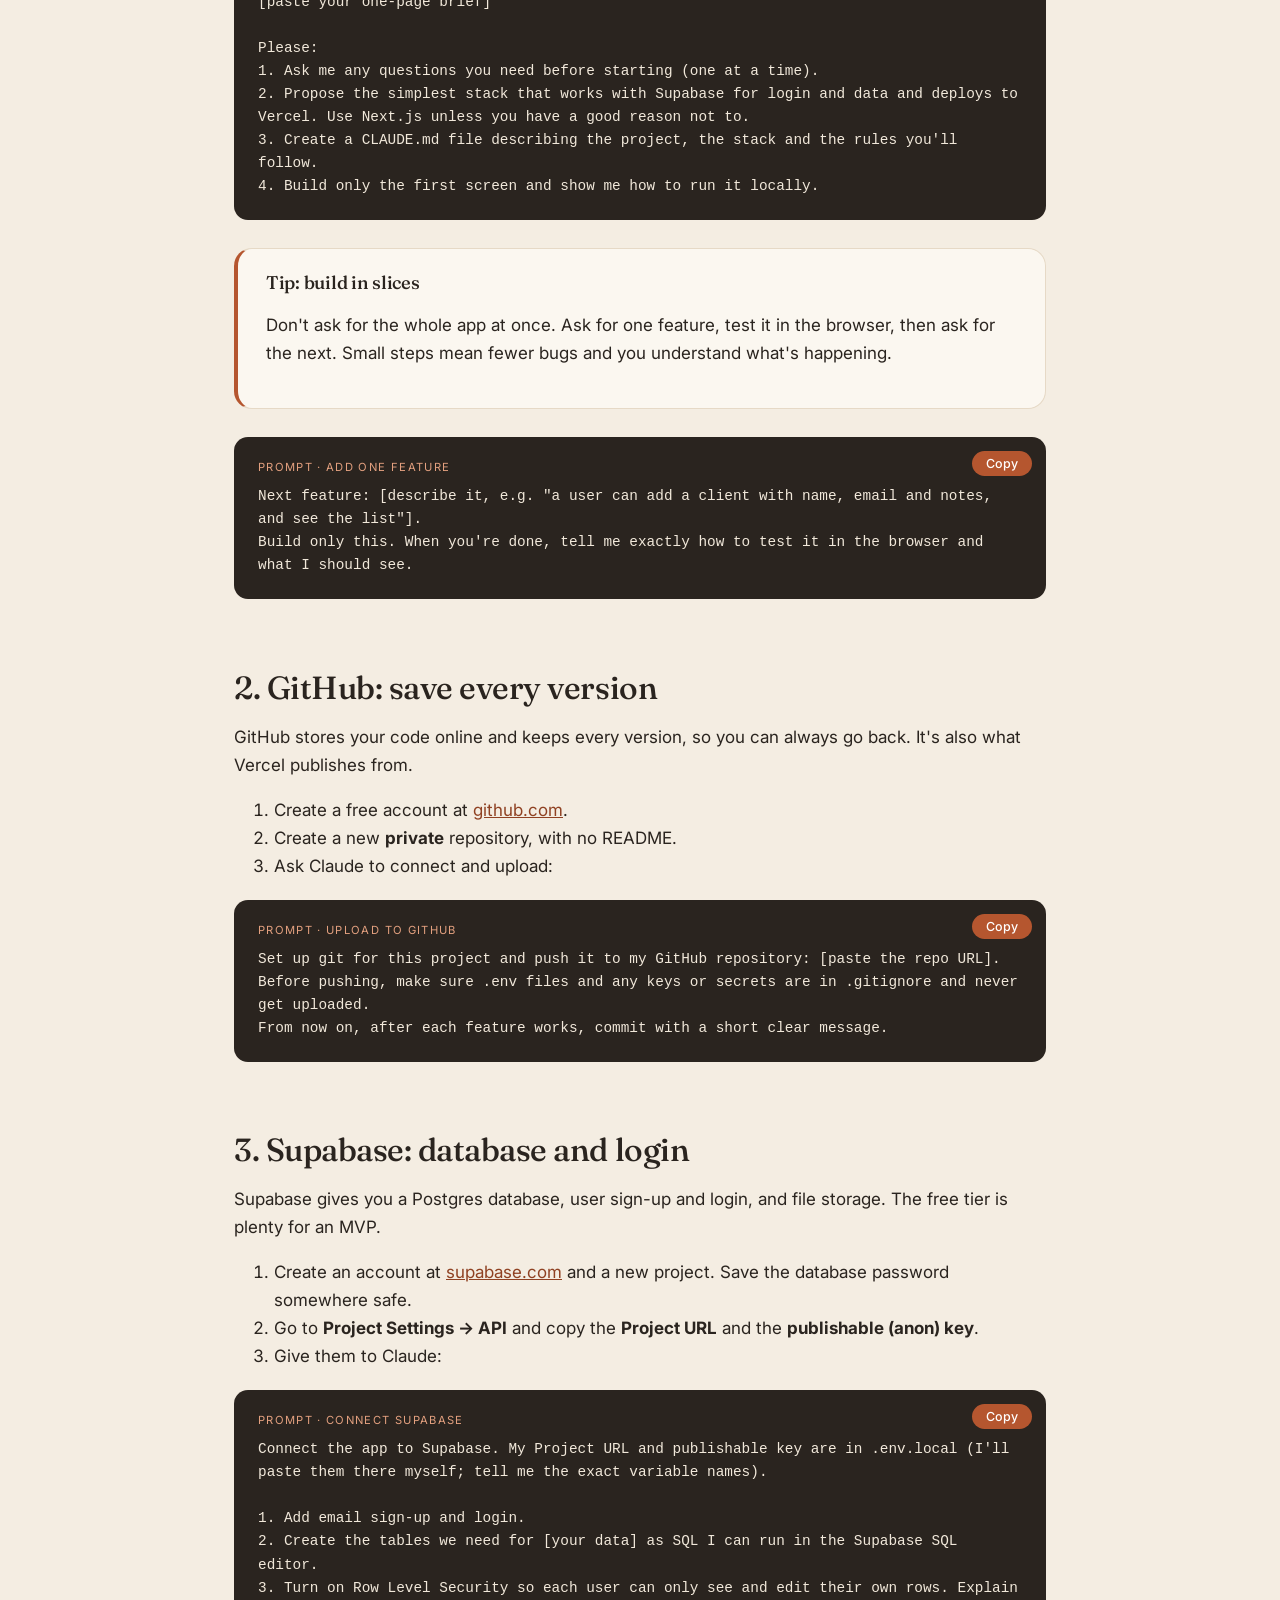
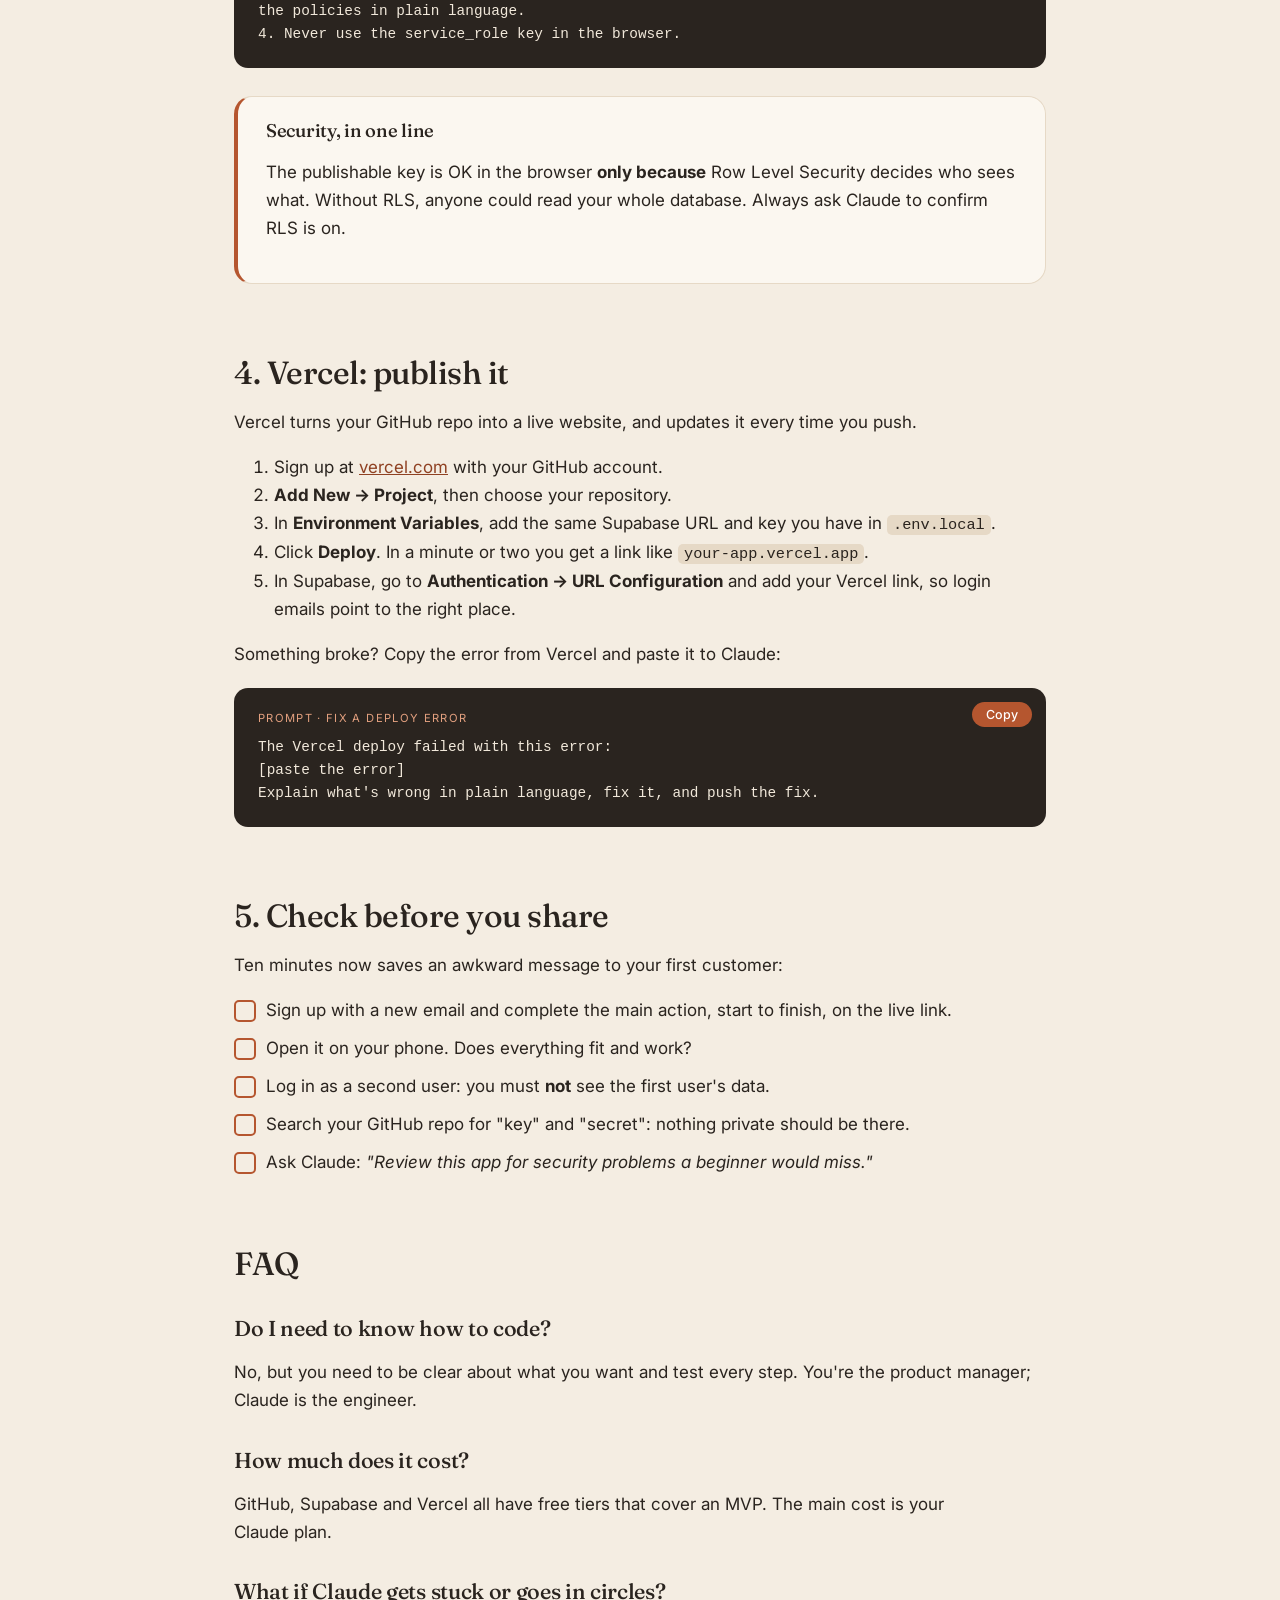
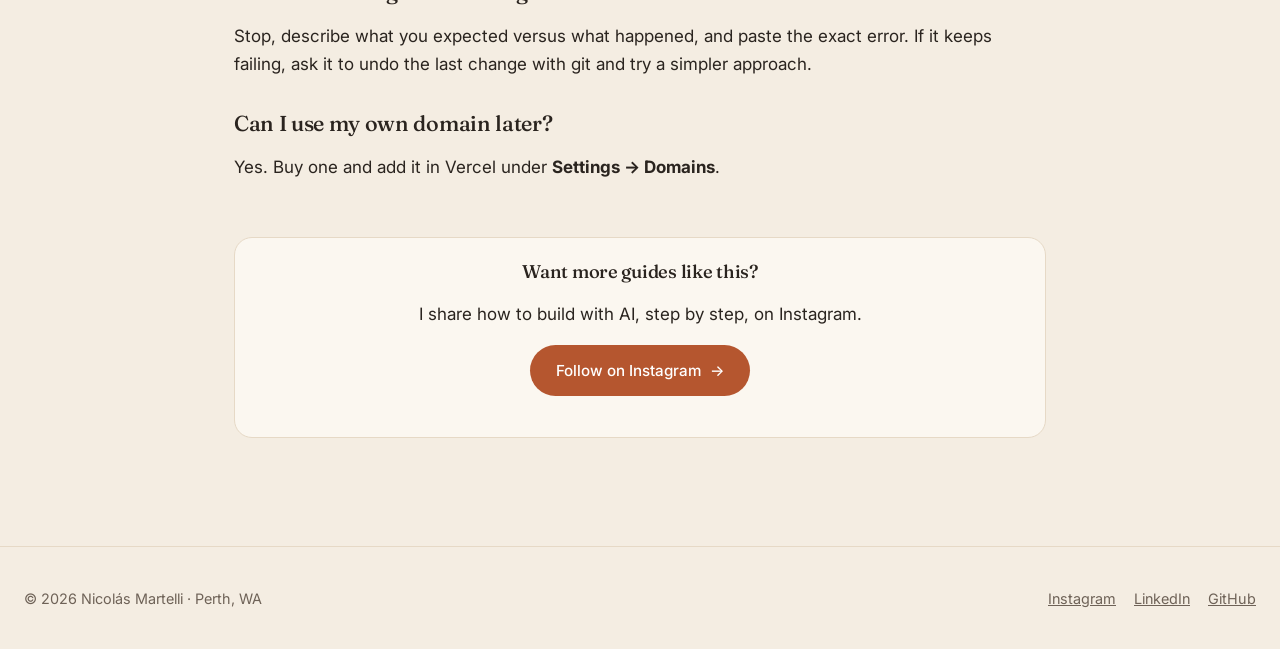
<file: mvp.html>
<!doctype html>
<html lang="en">
<head>
<meta charset="utf-8">
<meta name="viewport" content="width=device-width, initial-scale=1">
<title>How to build your MVP with Claude Code · Nicolás Martelli</title>
<meta name="description" content="From idea to a live link in an afternoon: Claude Code, GitHub, Supabase and Vercel, with the exact prompts to copy.">
<meta property="og:title" content="How to start with Claude Code and build your MVP · Nicolás Martelli">
<meta property="og:image" content="https://nicolasmartelli.pages.dev/assets/img/nico.jpg">
<meta property="og:description" content="From idea to a live link in an afternoon: Claude Code, GitHub, Supabase and Vercel, with the exact prompts to copy.">
<meta property="og:url" content="https://nicolasmartelli.pages.dev/mvp">
<meta property="og:type" content="article">
<meta property="og:site_name" content="Nicolás Martelli">
<meta name="twitter:card" content="summary">
<link rel="canonical" href="https://nicolasmartelli.pages.dev/mvp">
<meta name="theme-color" content="#f4ede2">
<link rel="icon" href="/assets/img/favicon.svg" type="image/svg+xml">
<link rel="preconnect" href="https://fonts.googleapis.com">
<link rel="preconnect" href="https://fonts.gstatic.com" crossorigin>
<link href="https://fonts.googleapis.com/css2?family=Fraunces:ital,opsz,wght@0,9..144,400;0,9..144,500;1,9..144,400&family=Inter:wght@400;500;600&display=swap" rel="stylesheet">
<link rel="stylesheet" href="/assets/css/style.css?v=20261120e">
<script type="application/ld+json">
[{"@context": "https://schema.org", "@type": "Article", "headline": "How to start with Claude Code and build your MVP", "description": "From idea to a live link in an afternoon: Claude Code, GitHub, Supabase and Vercel, with the exact prompts to copy.", "image": "https://nicolasmartelli.pages.dev/assets/img/nico.jpg", "datePublished": "2026-11-10", "dateModified": "2026-11-10", "mainEntityOfPage": "https://nicolasmartelli.pages.dev/mvp", "author": {"@type": "Person", "name": "Nicolás Martelli", "url": "https://nicolasmartelli.pages.dev/about"}}, {"@context": "https://schema.org", "@type": "FAQPage", "mainEntity": [{"@type": "Question", "name": "Do I need to know how to code?", "acceptedAnswer": {"@type": "Answer", "text": "No, but you need to be clear about what you want and test every step. You're the product manager; Claude is the engineer."}}, {"@type": "Question", "name": "How much does it cost?", "acceptedAnswer": {"@type": "Answer", "text": "GitHub, Supabase and Vercel all have free tiers that cover an MVP. The main cost is your Claude plan."}}, {"@type": "Question", "name": "What if Claude gets stuck or goes in circles?", "acceptedAnswer": {"@type": "Answer", "text": "Stop, describe what you expected versus what happened, and paste the exact error. If it keeps failing, ask it to undo the last change with git and try a simpler approach."}}, {"@type": "Question", "name": "Can I use my own domain later?", "acceptedAnswer": {"@type": "Answer", "text": "Yes. Buy one and add it in Vercel under Settings → Domains."}}]}]
</script>
<script>document.documentElement.classList.add('js')</script>
</head>
<body>
<a class="skip" href="#main">Skip to content</a>
<header class="site-header">
  <div class="wrap">
    <a class="logo" href="/">Nicolás Martelli<span>.</span></a>
    <button class="menu-btn" aria-expanded="false" aria-controls="nav">Menu</button>
    <nav class="nav" id="nav">
      <a href="/">Home</a>
      <a href="/work">Work</a>
      <a href="/blog" aria-current="page">Blog</a>
      <a href="/about">About</a>
    </nav>
  </div>
</header>

<main id="main">
<article class="article">
  <div class="wrap narrow">
    <p class="eyebrow">Guide · Claude Code</p>
    <h1>How to start with Claude Code and build your MVP</h1>
    <p class="lead">Have a business idea but can't code? You can take it from idea to a live link you can send to customers in one afternoon. Here's the exact path I use, with the prompts to copy.</p>
    <p class="byline">By Nicolás Martelli · 10 min read</p>

    <div class="box">
      <h2>Steps at a glance</h2>
      <ol>
        <li><b>Write a one-page brief:</b> what problem, for whom, and the one thing the app must do.</li>
        <li><b>Claude Code:</b> describe the idea like you would to a co-founder. It writes the code.</li>
        <li><b>GitHub:</b> ask Claude to save the project there, with every version.</li>
        <li><b>Supabase:</b> your database and user login. It's free to start.</li>
        <li><b>Vercel:</b> publish it and get a link you can share.</li>
        <li><b>Check before sharing:</b> five checks, ten minutes.</li>
      </ol>
    </div>

    <h2>0. Before you start: a one-page brief</h2>
    <p>The biggest time sink isn't code. It's a vague idea. Before opening anything, answer these in a note:</p>
    <ol>
      <li>Who is it for? Be specific, for example "freelance bookkeepers in Perth", not "small businesses".</li>
      <li>What problem do they have today, and how do they solve it now?</li>
      <li>What is the <b>one</b> action your app lets them do? That's your MVP. Everything else waits.</li>
      <li>What data needs to be saved: users, clients, invoices…?</li>
      <li>How will you know it works? For example: "3 people use it twice in a week."</li>
    </ol>

    <h2>1. Claude Code: your technical co-founder</h2>
    <p>Claude Code is Anthropic's AI coding agent. It works inside a folder on your computer: it reads files, writes code, runs commands and shows you the result. It needs a paid Claude plan (Pro or above) or API credits.</p>
    <p><b>Install it</b> by following the official instructions at <a href="https://docs.claude.com/en/docs/claude-code/overview">docs.claude.com</a>. It's one command in the terminal, or you can use the Claude desktop app. Then create an empty folder for your project and open Claude Code there.</p>
    <p>Now paste your brief with this prompt:</p>
    <div class="prompt"><span class="label">Prompt · start the project</span><div class="text">I want to build an MVP. I'm not a developer, so explain decisions in plain language and keep it simple.

Here's my brief:
[paste your one-page brief]

Please:
1. Ask me any questions you need before starting (one at a time).
2. Propose the simplest stack that works with Supabase for login and data and deploys to Vercel. Use Next.js unless you have a good reason not to.
3. Create a CLAUDE.md file describing the project, the stack and the rules you'll follow.
4. Build only the first screen and show me how to run it locally.</div></div>
    <div class="box tip"><h3>Tip: build in slices</h3><p>Don't ask for the whole app at once. Ask for one feature, test it in the browser, then ask for the next. Small steps mean fewer bugs and you understand what's happening.</p></div>
    <div class="prompt"><span class="label">Prompt · add one feature</span><div class="text">Next feature: [describe it, e.g. "a user can add a client with name, email and notes, and see the list"].
Build only this. When you're done, tell me exactly how to test it in the browser and what I should see.</div></div>

    <h2>2. GitHub: save every version</h2>
    <p>GitHub stores your code online and keeps every version, so you can always go back. It's also what Vercel publishes from.</p>
    <ol>
      <li>Create a free account at <a href="https://github.com">github.com</a>.</li>
      <li>Create a new <b>private</b> repository, with no README.</li>
      <li>Ask Claude to connect and upload:</li>
    </ol>
    <div class="prompt"><span class="label">Prompt · upload to GitHub</span><div class="text">Set up git for this project and push it to my GitHub repository: [paste the repo URL].
Before pushing, make sure .env files and any keys or secrets are in .gitignore and never get uploaded.
From now on, after each feature works, commit with a short clear message.</div></div>

    <h2>3. Supabase: database and login</h2>
    <p>Supabase gives you a Postgres database, user sign-up and login, and file storage. The free tier is plenty for an MVP.</p>
    <ol>
      <li>Create an account at <a href="https://supabase.com">supabase.com</a> and a new project. Save the database password somewhere safe.</li>
      <li>Go to <b>Project Settings → API</b> and copy the <b>Project URL</b> and the <b>publishable (anon) key</b>.</li>
      <li>Give them to Claude:</li>
    </ol>
    <div class="prompt"><span class="label">Prompt · connect Supabase</span><div class="text">Connect the app to Supabase. My Project URL and publishable key are in .env.local (I'll paste them there myself; tell me the exact variable names).

1. Add email sign-up and login.
2. Create the tables we need for [your data] as SQL I can run in the Supabase SQL editor.
3. Turn on Row Level Security so each user can only see and edit their own rows. Explain the policies in plain language.
4. Never use the service_role key in the browser.</div></div>
    <div class="box tip"><h3>Security, in one line</h3><p>The publishable key is OK in the browser <b>only because</b> Row Level Security decides who sees what. Without RLS, anyone could read your whole database. Always ask Claude to confirm RLS is on.</p></div>

    <h2>4. Vercel: publish it</h2>
    <p>Vercel turns your GitHub repo into a live website, and updates it every time you push.</p>
    <ol>
      <li>Sign up at <a href="https://vercel.com">vercel.com</a> with your GitHub account.</li>
      <li><b>Add New → Project</b>, then choose your repository.</li>
      <li>In <b>Environment Variables</b>, add the same Supabase URL and key you have in <code>.env.local</code>.</li>
      <li>Click <b>Deploy</b>. In a minute or two you get a link like <code>your-app.vercel.app</code>.</li>
      <li>In Supabase, go to <b>Authentication → URL Configuration</b> and add your Vercel link, so login emails point to the right place.</li>
    </ol>
    <p>Something broke? Copy the error from Vercel and paste it to Claude:</p>
    <div class="prompt"><span class="label">Prompt · fix a deploy error</span><div class="text">The Vercel deploy failed with this error:
[paste the error]
Explain what's wrong in plain language, fix it, and push the fix.</div></div>

    <h2>5. Check before you share</h2>
    <p>Ten minutes now saves an awkward message to your first customer:</p>
    <ul class="checklist">
      <li>Sign up with a new email and complete the main action, start to finish, on the live link.</li>
      <li>Open it on your phone. Does everything fit and work?</li>
      <li>Log in as a second user: you must <b>not</b> see the first user's data.</li>
      <li>Search your GitHub repo for "key" and "secret": nothing private should be there.</li>
      <li>Ask Claude: <i>"Review this app for security problems a beginner would miss."</i></li>
    </ul>

    <h2>FAQ</h2>
    <h3>Do I need to know how to code?</h3>
    <p>No, but you need to be clear about what you want and test every step. You're the product manager; Claude is the engineer.</p>
    <h3>How much does it cost?</h3>
    <p>GitHub, Supabase and Vercel all have free tiers that cover an MVP. The main cost is your Claude plan.</p>
    <h3>What if Claude gets stuck or goes in circles?</h3>
    <p>Stop, describe what you expected versus what happened, and paste the exact error. If it keeps failing, ask it to undo the last change with git and try a simpler approach.</p>
    <h3>Can I use my own domain later?</h3>
    <p>Yes. Buy one and add it in Vercel under <b>Settings → Domains</b>.</p>

    <div class="box center">
      <h3>Want more guides like this?</h3>
      <p>I share how to build with AI, step by step, on Instagram.</p>
      <p class="mt-s"><a class="btn" href="https://www.instagram.com/nicolas.martelli/">Follow on Instagram</a></p>
    </div>
  </div>
</article>
</main>

<footer class="site-footer">
  <div class="wrap">
    <span>© 2026 Nicolás Martelli · Perth, WA</span>
    <span><a href="https://www.instagram.com/nicolas.martelli/">Instagram</a><a href="https://www.linkedin.com/in/nicolasmartelli/">LinkedIn</a><a href="https://github.com/Martita91">GitHub</a></span>
  </div>
</footer>
<script src="/assets/js/main.js" defer></script>
</body>
</html>
</file>
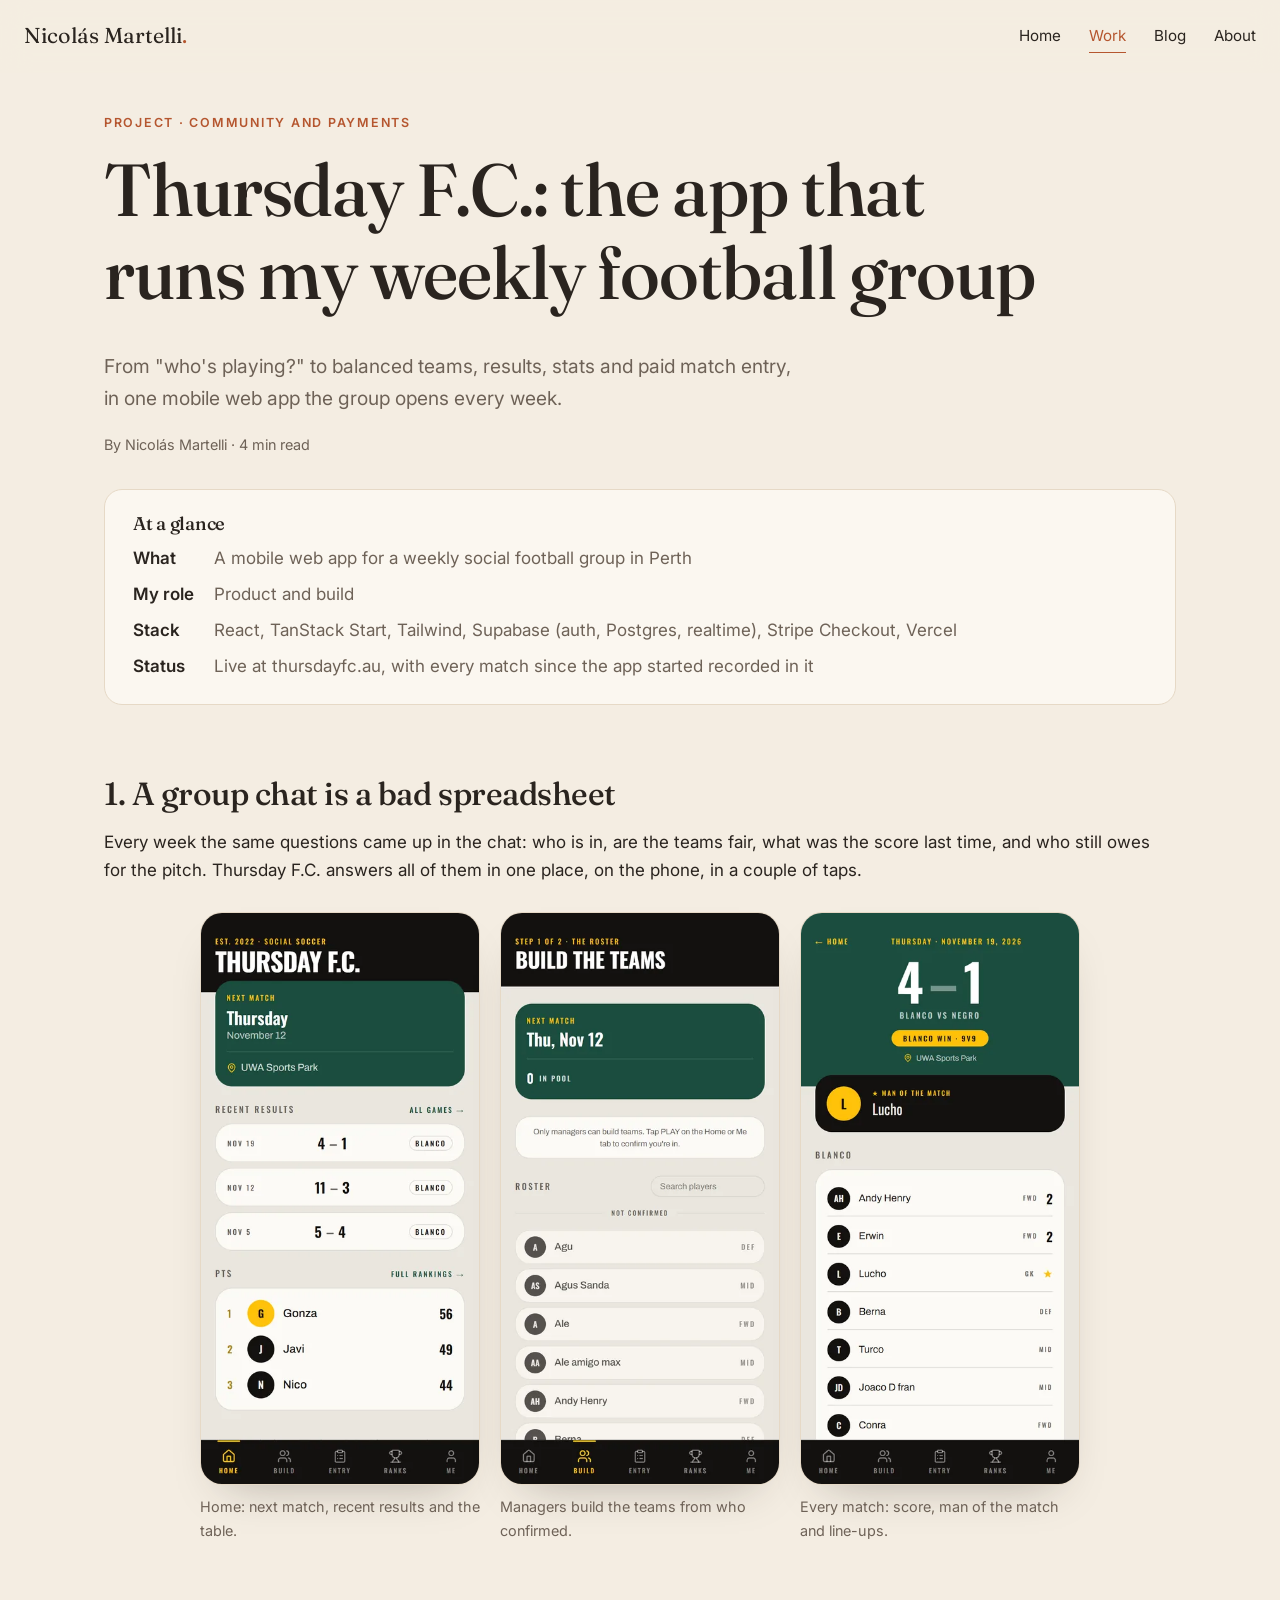
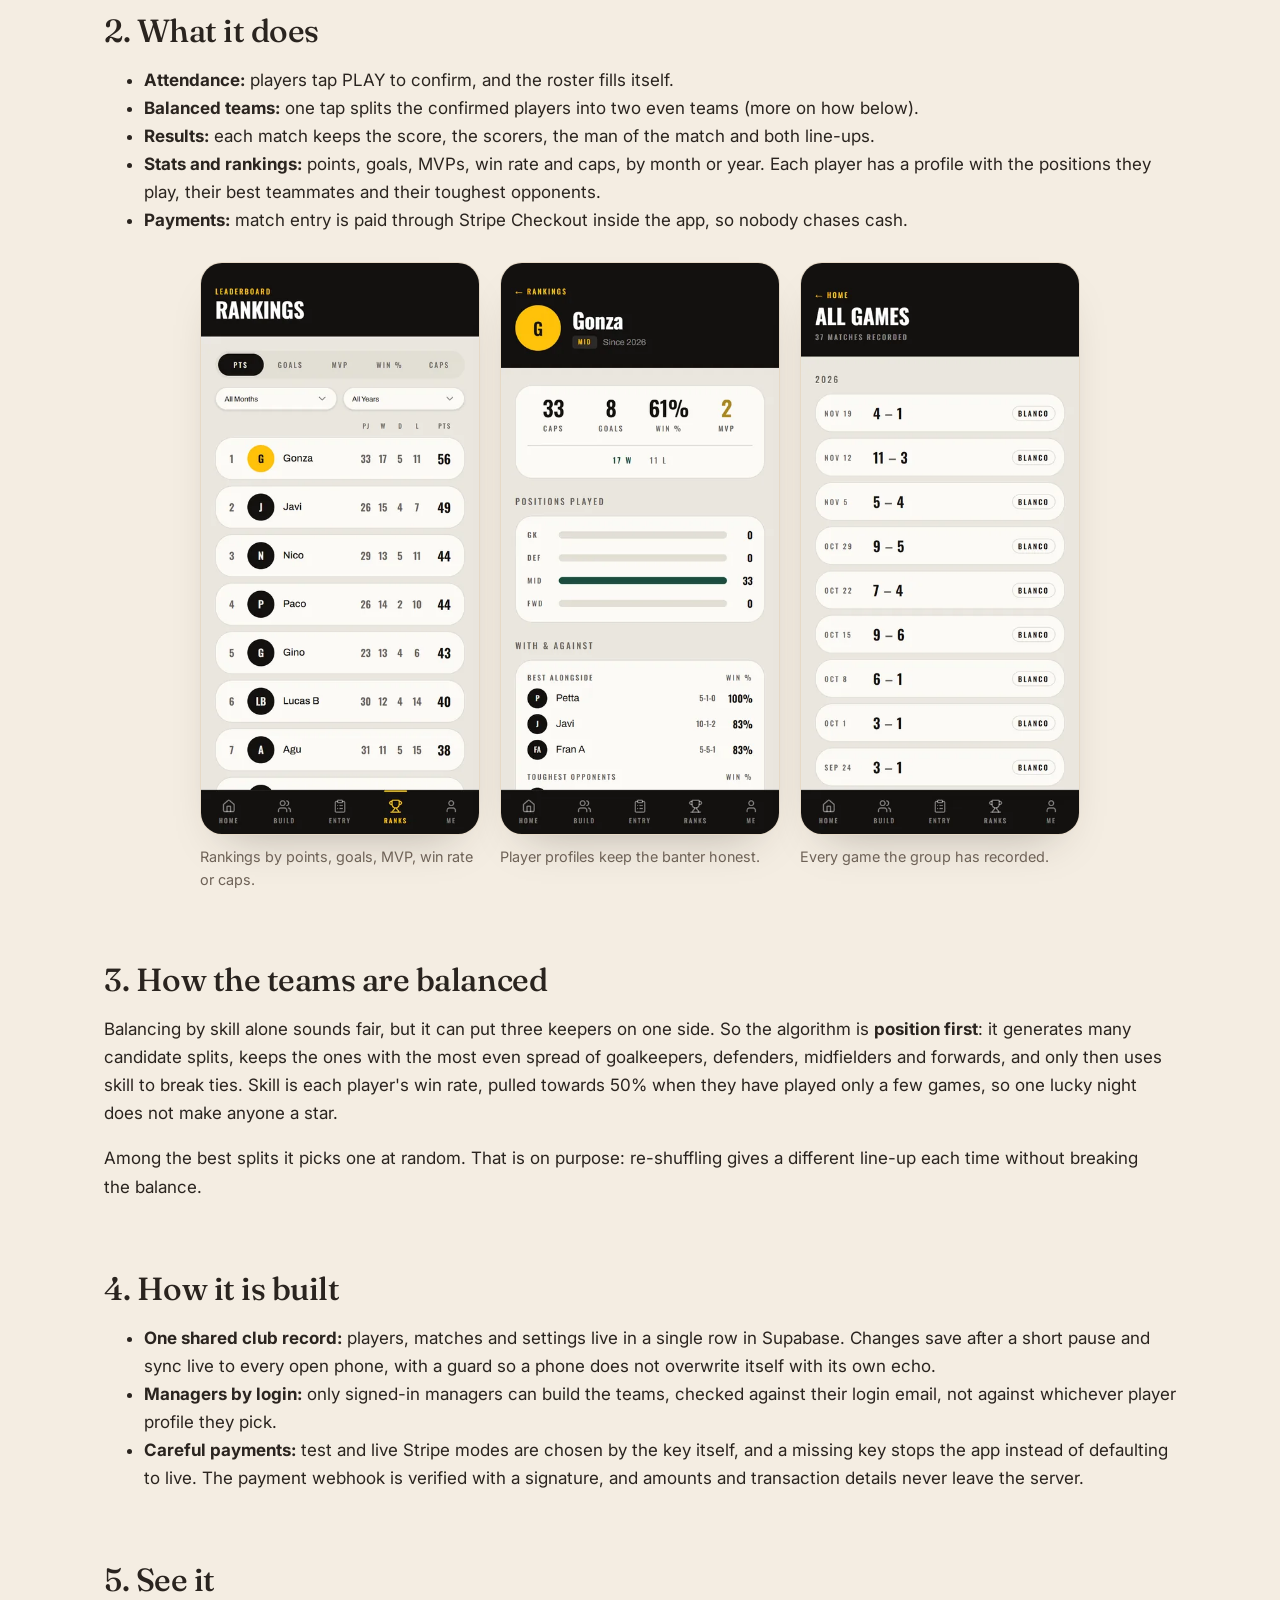
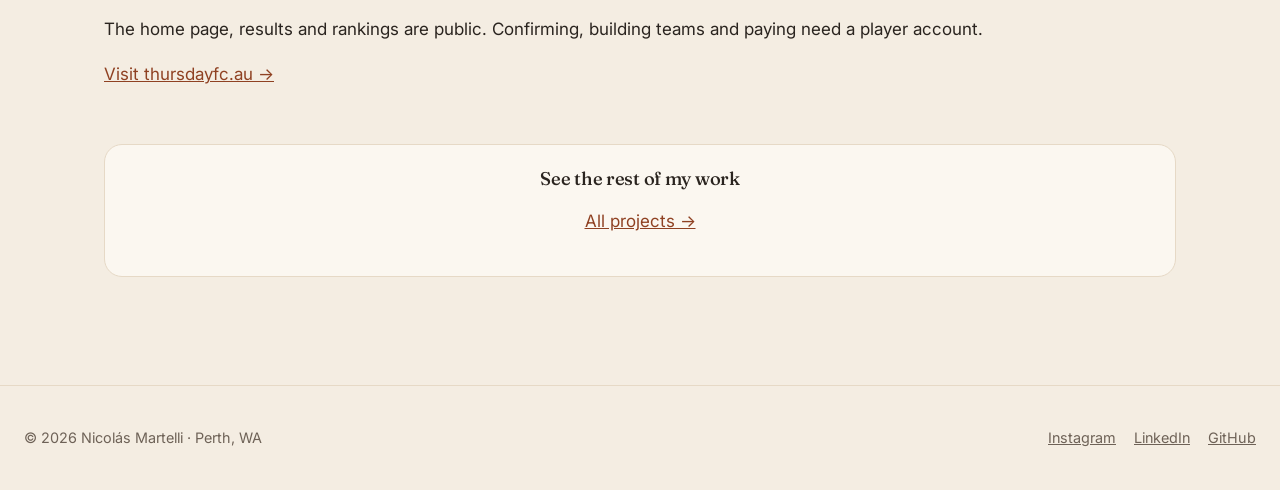
<file: thursdayfc.html>
<!doctype html>
<html lang="en">
<head>
<meta charset="utf-8">
<meta name="viewport" content="width=device-width, initial-scale=1">
<title>Thursday F.C. project · Nicolás Martelli</title>
<meta name="description" content="Thursday F.C. runs a weekly football group: attendance, position-balanced teams, results, player stats and paid match entry with Stripe.">
<meta property="og:title" content="Thursday F.C.: the app that runs my weekly football group · Nicolás Martelli">
<meta property="og:description" content="Attendance, position-balanced teams, results, stats and Stripe payments for a weekly social football group.">
<meta property="og:image" content="https://nicolasmartelli.pages.dev/assets/img/work/thursdayfc/home.webp">
<meta property="og:url" content="https://nicolasmartelli.pages.dev/thursdayfc">
<meta property="og:type" content="article">
<meta property="og:site_name" content="Nicolás Martelli">
<meta name="twitter:card" content="summary_large_image">
<link rel="canonical" href="https://nicolasmartelli.pages.dev/thursdayfc">
<meta name="theme-color" content="#f4ede2">
<link rel="icon" href="/assets/img/favicon.svg" type="image/svg+xml">
<link rel="preconnect" href="https://fonts.googleapis.com">
<link rel="preconnect" href="https://fonts.gstatic.com" crossorigin>
<link href="https://fonts.googleapis.com/css2?family=Fraunces:ital,opsz,wght@0,9..144,400;0,9..144,500;1,9..144,400&family=Inter:wght@400;500;600&display=swap" rel="stylesheet">
<link rel="stylesheet" href="/assets/css/style.css?v=20261120e">
<script type="application/ld+json">
{"@context": "https://schema.org", "@type": "Article", "headline": "Thursday F.C.: the app that runs my weekly football group", "description": "Attendance, position-balanced teams, results, stats and Stripe payments for a weekly social football group.", "image": "https://nicolasmartelli.pages.dev/assets/img/work/thursdayfc/home.webp", "datePublished": "2026-11-20", "dateModified": "2026-11-20", "mainEntityOfPage": "https://nicolasmartelli.pages.dev/thursdayfc", "author": {"@type": "Person", "name": "Nicolás Martelli", "url": "https://nicolasmartelli.pages.dev/about"}}
</script>
<script>document.documentElement.classList.add('js')</script>
</head>
<body>
<a class="skip" href="#main">Skip to content</a>
<header class="site-header">
  <div class="wrap">
    <a class="logo" href="/">Nicolás Martelli<span>.</span></a>
    <button class="menu-btn" aria-expanded="false" aria-controls="nav">Menu</button>
    <nav class="nav" id="nav">
      <a href="/">Home</a>
      <a href="/work" aria-current="page">Work</a>
      <a href="/blog">Blog</a>
      <a href="/about">About</a>
    </nav>
  </div>
</header>

<main id="main">
<article class="article">
  <div class="wrap narrow project">
    <p class="eyebrow">Project · Community and payments</p>
    <h1>Thursday F.C.: the app that runs my weekly football group</h1>
    <p class="lead">From "who's playing?" to balanced teams, results, stats and paid match entry, in one mobile web app the group opens every week.</p>
    <p class="byline">By Nicolás Martelli · 4 min read</p>

    <div class="box">
      <h2>At a glance</h2>
      <dl class="facts">
        <dt>What</dt><dd>A mobile web app for a weekly social football group in Perth</dd>
        <dt>My role</dt><dd>Product and build</dd>
        <dt>Stack</dt><dd>React, TanStack Start, Tailwind, Supabase (auth, Postgres, realtime), Stripe Checkout, Vercel</dd>
        <dt>Status</dt><dd>Live at thursdayfc.au, with every match since the app started recorded in it</dd>
      </dl>
    </div>

    <h2>1. A group chat is a bad spreadsheet</h2>
    <p>Every week the same questions came up in the chat: who is in, are the teams fair, what was the score last time, and who still owes for the pitch. Thursday F.C. answers all of them in one place, on the phone, in a couple of taps.</p>
    <div class="phones">
      <figure class="screen"><img src="/assets/img/work/thursdayfc/home.webp" alt="Home screen with the next match, recent results and the points table" width="440" height="903" loading="lazy"><figcaption>Home: next match, recent results and the table.</figcaption></figure>
      <figure class="screen"><img src="/assets/img/work/thursdayfc/build.webp" alt="Build the teams screen with the roster of confirmed and unconfirmed players" width="440" height="903" loading="lazy"><figcaption>Managers build the teams from who confirmed.</figcaption></figure>
      <figure class="screen"><img src="/assets/img/work/thursdayfc/match.webp" alt="Match page with the score, man of the match and the line-up" width="440" height="903" loading="lazy"><figcaption>Every match: score, man of the match and line-ups.</figcaption></figure>
    </div>

    <h2>2. What it does</h2>
    <ul>
      <li><b>Attendance:</b> players tap PLAY to confirm, and the roster fills itself.</li>
      <li><b>Balanced teams:</b> one tap splits the confirmed players into two even teams (more on how below).</li>
      <li><b>Results:</b> each match keeps the score, the scorers, the man of the match and both line-ups.</li>
      <li><b>Stats and rankings:</b> points, goals, MVPs, win rate and caps, by month or year. Each player has a profile with the positions they play, their best teammates and their toughest opponents.</li>
      <li><b>Payments:</b> match entry is paid through Stripe Checkout inside the app, so nobody chases cash.</li>
    </ul>
    <div class="phones">
      <figure class="screen"><img src="/assets/img/work/thursdayfc/ranks.webp" alt="Rankings table with points, games played, wins, draws and losses" width="440" height="903" loading="lazy"><figcaption>Rankings by points, goals, MVP, win rate or caps.</figcaption></figure>
      <figure class="screen"><img src="/assets/img/work/thursdayfc/player.webp" alt="Player profile with caps, goals, win rate, positions played and best teammates" width="440" height="903" loading="lazy"><figcaption>Player profiles keep the banter honest.</figcaption></figure>
      <figure class="screen"><img src="/assets/img/work/thursdayfc/results.webp" alt="List of all recorded games with dates and scores" width="440" height="903" loading="lazy"><figcaption>Every game the group has recorded.</figcaption></figure>
    </div>

    <h2>3. How the teams are balanced</h2>
    <p>Balancing by skill alone sounds fair, but it can put three keepers on one side. So the algorithm is <b>position first</b>: it generates many candidate splits, keeps the ones with the most even spread of goalkeepers, defenders, midfielders and forwards, and only then uses skill to break ties. Skill is each player's win rate, pulled towards 50% when they have played only a few games, so one lucky night does not make anyone a star.</p>
    <p>Among the best splits it picks one at random. That is on purpose: re-shuffling gives a different line-up each time without breaking the balance.</p>

    <h2>4. How it is built</h2>
    <ul>
      <li><b>One shared club record:</b> players, matches and settings live in a single row in Supabase. Changes save after a short pause and sync live to every open phone, with a guard so a phone does not overwrite itself with its own echo.</li>
      <li><b>Managers by login:</b> only signed-in managers can build the teams, checked against their login email, not against whichever player profile they pick.</li>
      <li><b>Careful payments:</b> test and live Stripe modes are chosen by the key itself, and a missing key stops the app instead of defaulting to live. The payment webhook is verified with a signature, and amounts and transaction details never leave the server.</li>
    </ul>

    <h2>5. See it</h2>
    <p>The home page, results and rankings are public. Confirming, building teams and paying need a player account.</p>
    <p class="live"><a href="https://thursdayfc.au/">Visit thursdayfc.au →</a></p>

    <div class="box center">
      <h2>See the rest of my work</h2>
      <p><a href="/work">All projects →</a></p>
    </div>
  </div>
</article>
</main>

<footer class="site-footer">
  <div class="wrap">
    <span>© 2026 Nicolás Martelli · Perth, WA</span>
    <span><a href="https://www.instagram.com/nicolas.martelli/">Instagram</a><a href="https://www.linkedin.com/in/nicolasmartelli/">LinkedIn</a><a href="https://github.com/Martita91">GitHub</a></span>
  </div>
</footer>
<script src="/assets/js/main.js" defer></script>
</body>
</html>
</file>
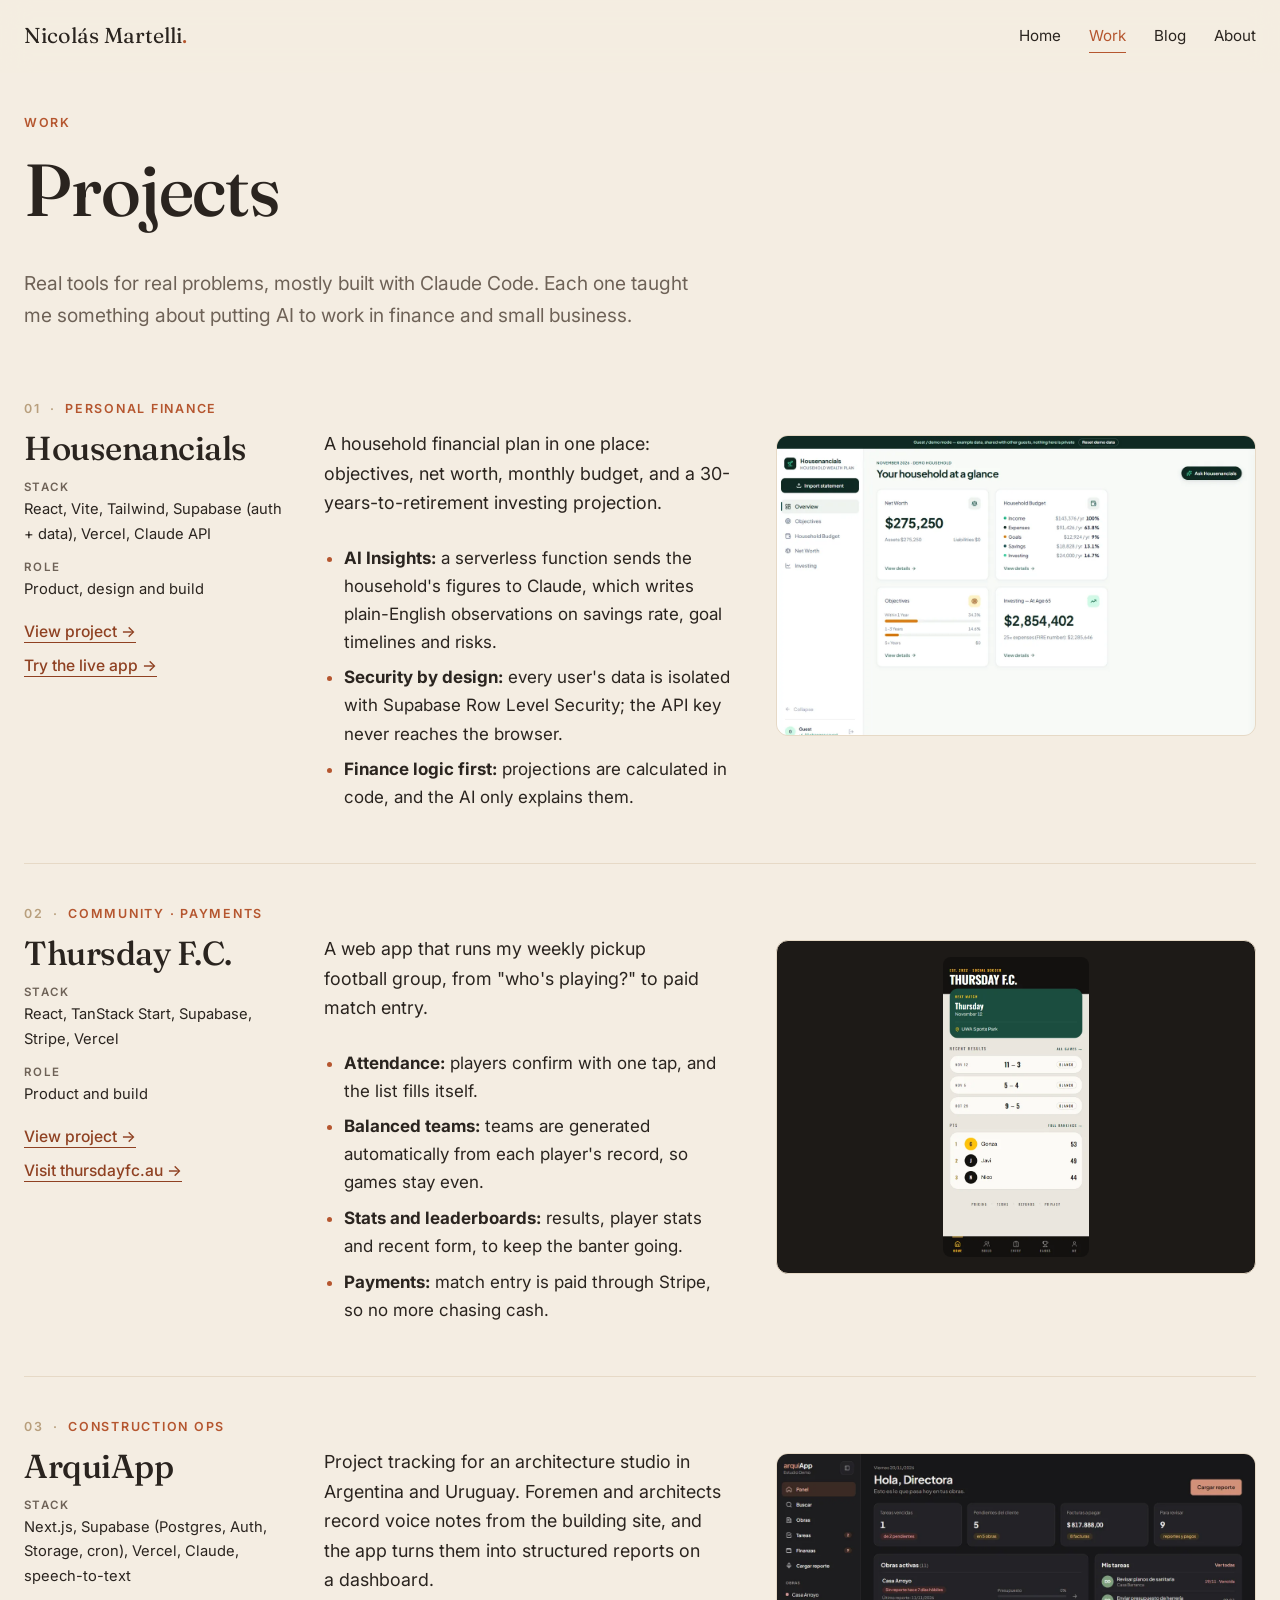
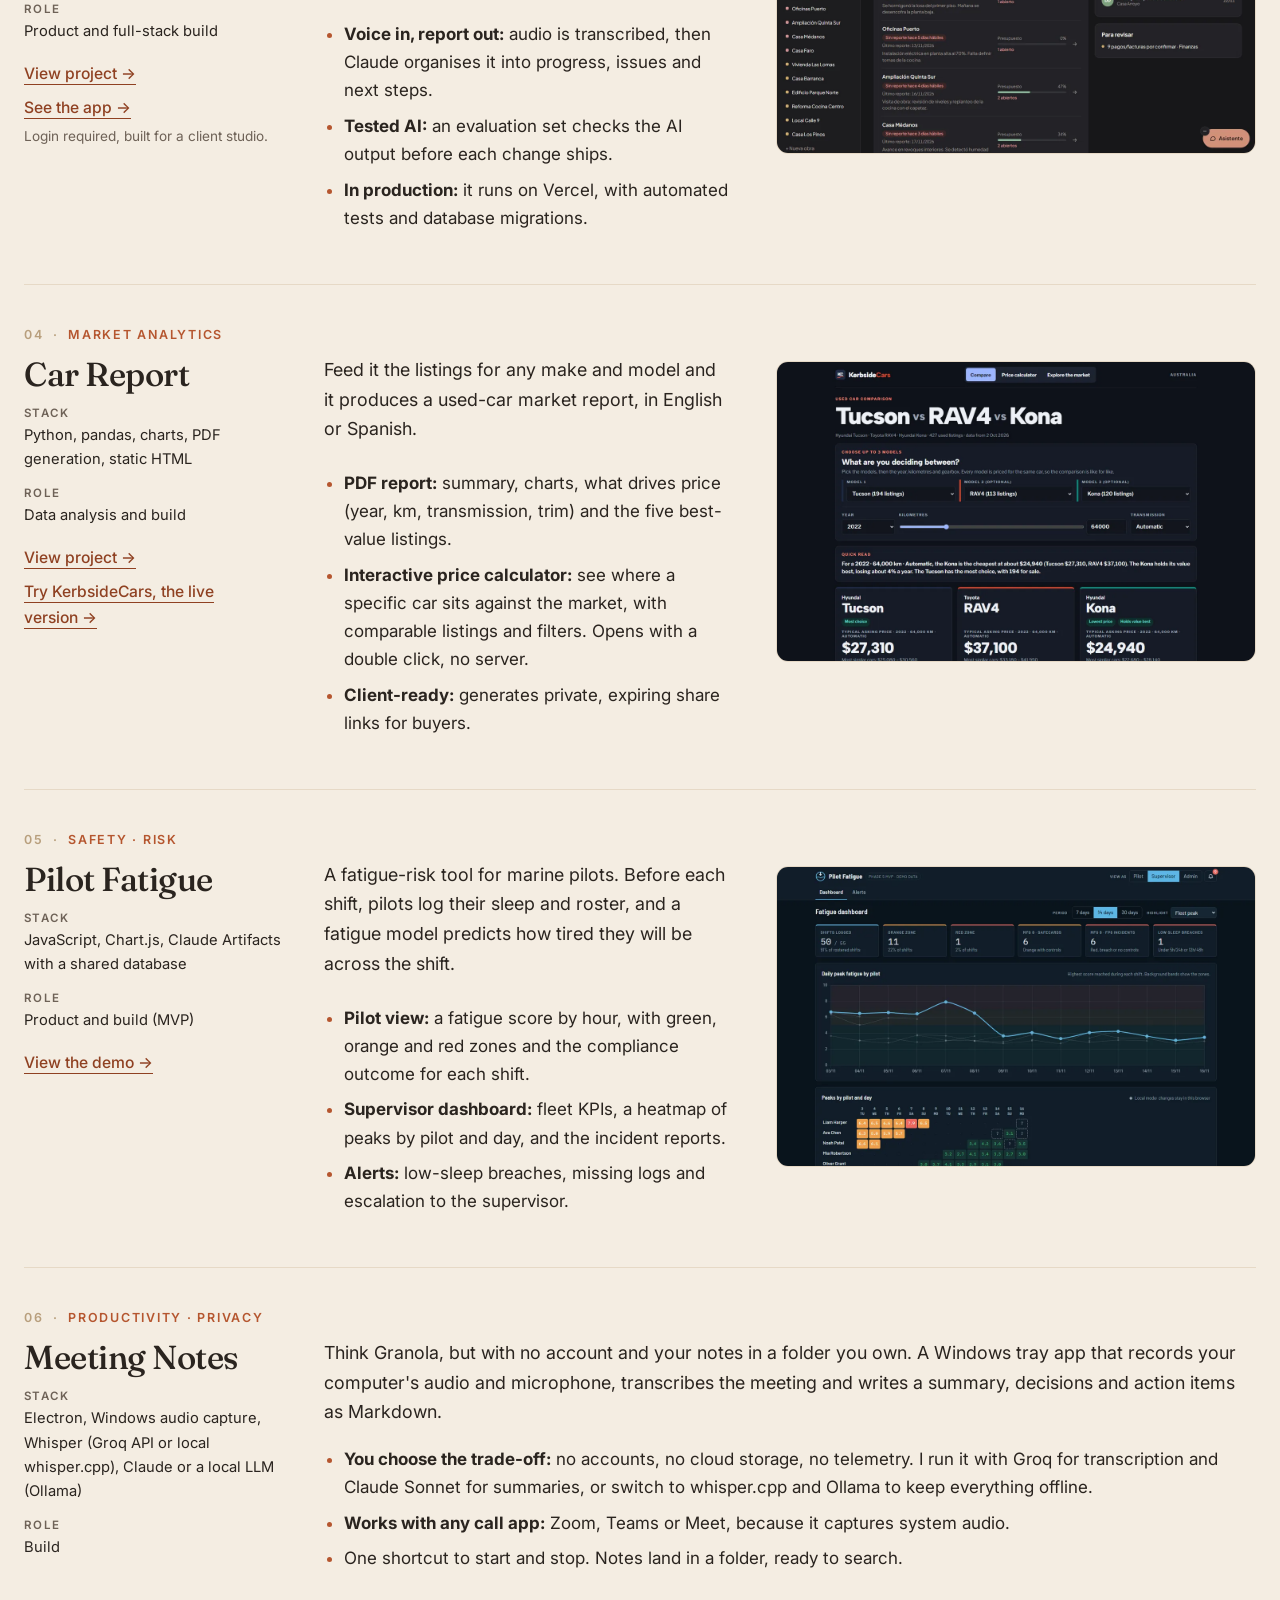
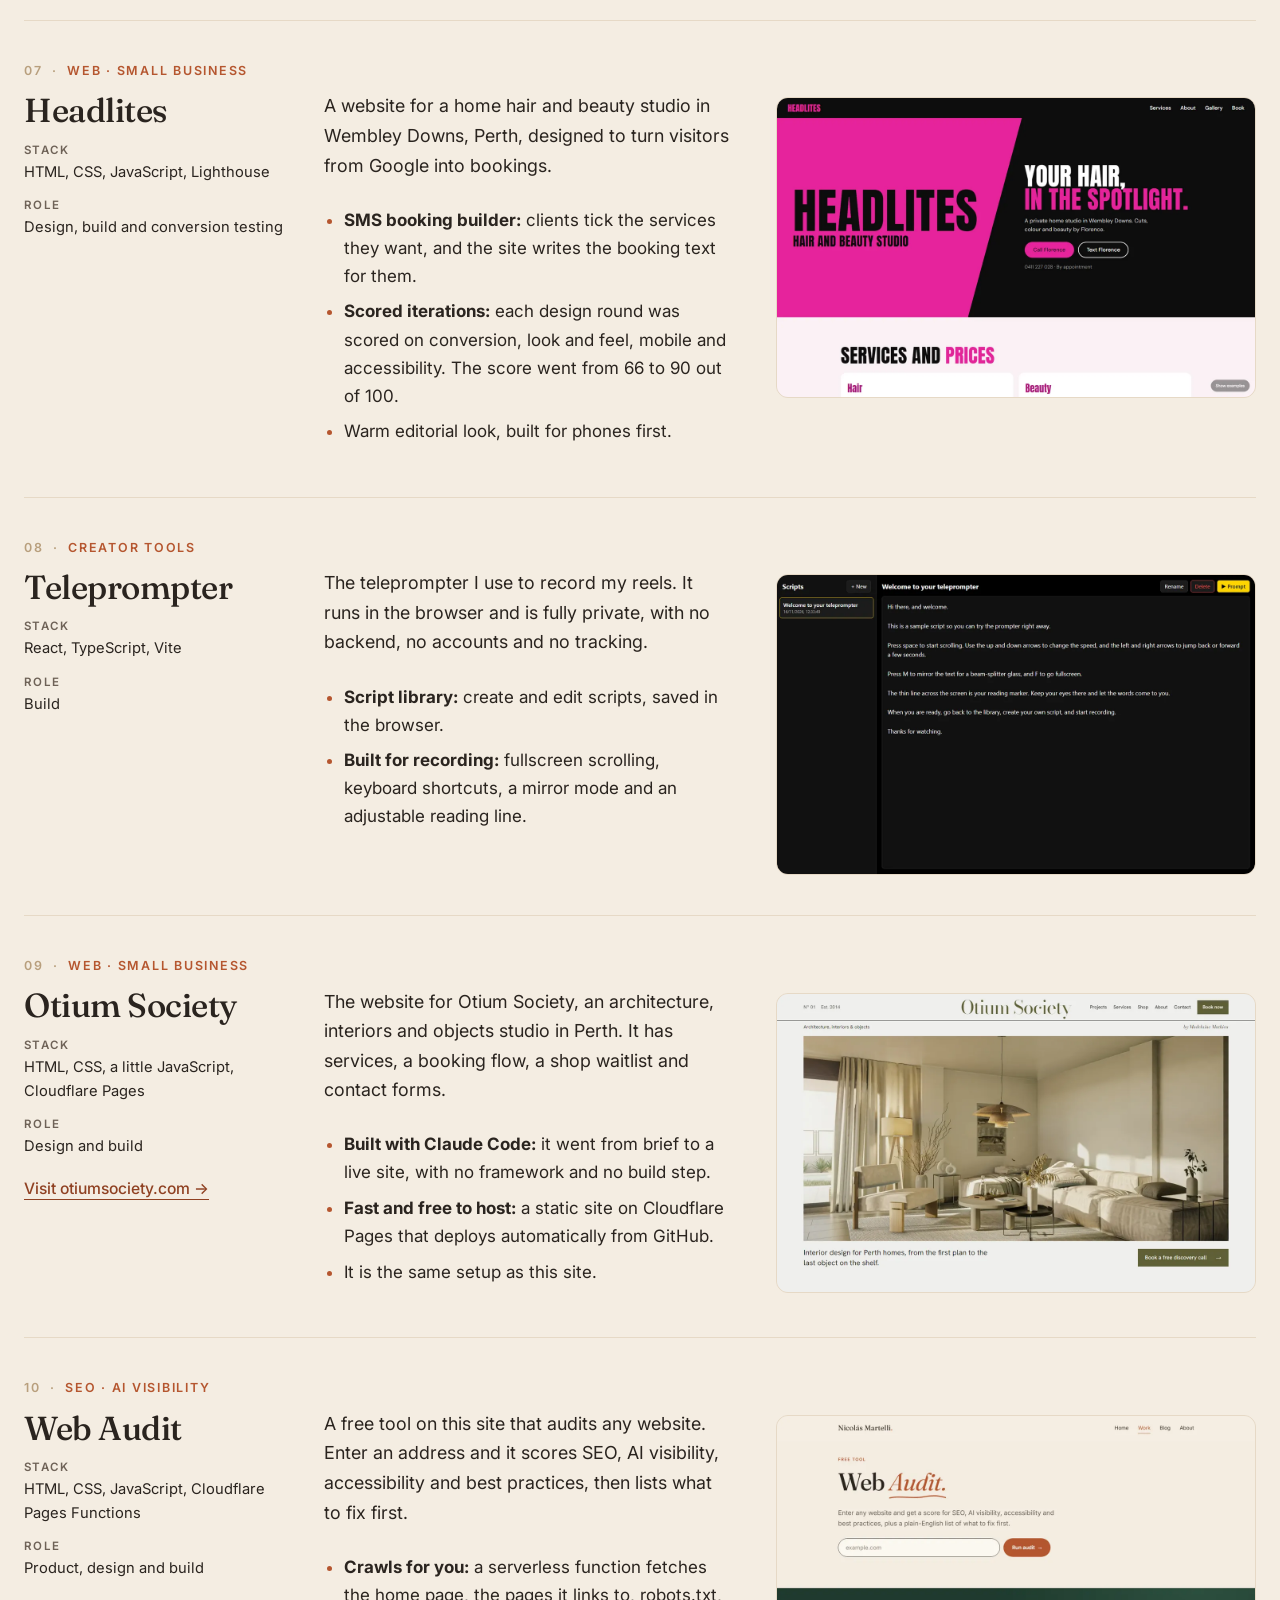
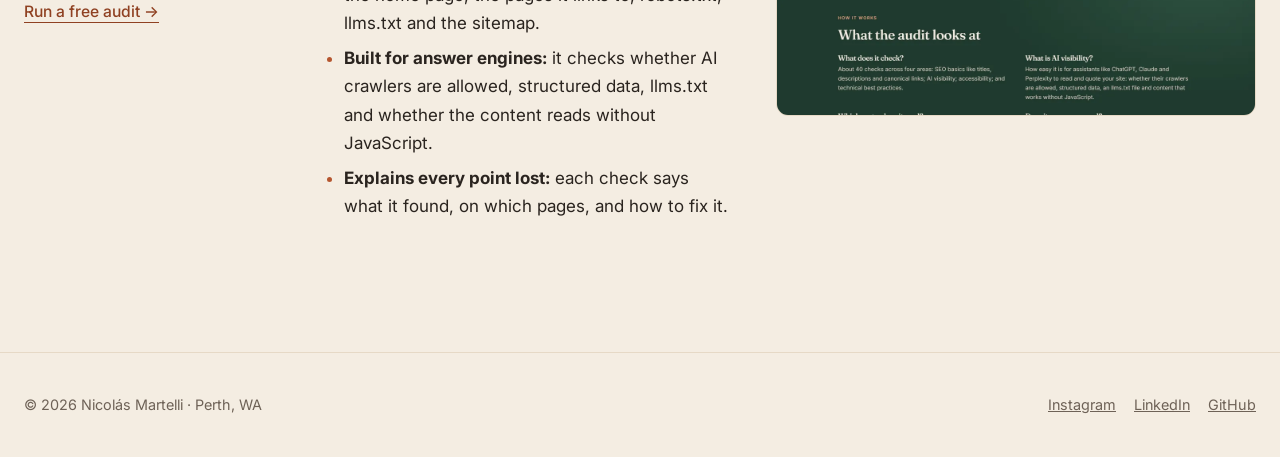
<file: work.html>
<!doctype html>
<html lang="en">
<head>
<meta charset="utf-8">
<meta name="viewport" content="width=device-width, initial-scale=1">
<title>Work · Nicolás Martelli</title>
<meta name="description" content="Ten projects in applied AI and finance, including Housenancials, Car Report, Meeting Notes, Thursday F.C., Pilot Fatigue and ArquiApp.">
<meta property="og:title" content="Work · Nicolás Martelli">
<meta property="og:image" content="https://nicolasmartelli.pages.dev/assets/img/nico.jpg">
<meta property="og:description" content="Ten projects in applied AI and finance, including Housenancials, Car Report, Meeting Notes, Thursday F.C., Pilot Fatigue and ArquiApp.">
<meta property="og:url" content="https://nicolasmartelli.pages.dev/work">
<meta property="og:type" content="website">
<meta property="og:site_name" content="Nicolás Martelli">
<meta name="twitter:card" content="summary">
<link rel="canonical" href="https://nicolasmartelli.pages.dev/work">
<meta name="theme-color" content="#f4ede2">
<link rel="icon" href="/assets/img/favicon.svg" type="image/svg+xml">
<link rel="preconnect" href="https://fonts.googleapis.com">
<link rel="preconnect" href="https://fonts.gstatic.com" crossorigin>
<link href="https://fonts.googleapis.com/css2?family=Fraunces:ital,opsz,wght@0,9..144,400;0,9..144,500;1,9..144,400&family=Inter:wght@400;500;600&display=swap" rel="stylesheet">
<link rel="stylesheet" href="/assets/css/style.css?v=20261120e">
<script type="application/ld+json">
{"@context": "https://schema.org", "@type": "CollectionPage", "name": "Projects by Nicolás Martelli", "url": "https://nicolasmartelli.pages.dev/work", "author": {"@type": "Person", "name": "Nicolás Martelli", "url": "https://nicolasmartelli.pages.dev/about"}, "mainEntity": {"@type": "ItemList", "itemListElement": [{"@type": "ListItem", "position": 1, "item": {"@type": "CreativeWork", "name": "Housenancials", "description": "A household financial plan in one place: objectives, net worth, monthly budget, and a 30-years-to-retirement investing projection.", "url": "https://nicolasmartelli.pages.dev/work#housenancials", "creator": {"@type": "Person", "name": "Nicolás Martelli", "url": "https://nicolasmartelli.pages.dev/about"}}}, {"@type": "ListItem", "position": 2, "item": {"@type": "CreativeWork", "name": "Car Report", "description": "Feed it the listings for any make and model and it produces a used-car market report, in English or Spanish.", "url": "https://nicolasmartelli.pages.dev/work#car-report", "creator": {"@type": "Person", "name": "Nicolás Martelli", "url": "https://nicolasmartelli.pages.dev/about"}}}, {"@type": "ListItem", "position": 3, "item": {"@type": "CreativeWork", "name": "Meeting Notes", "description": "Think Granola, but with no account and your notes in a folder you own. A Windows tray app that records your computer's audio and microphone, transcribes the meeting and writes a summary, decisions and action items as Markdown.", "url": "https://nicolasmartelli.pages.dev/work#meeting-notes", "creator": {"@type": "Person", "name": "Nicolás Martelli", "url": "https://nicolasmartelli.pages.dev/about"}}}, {"@type": "ListItem", "position": 4, "item": {"@type": "CreativeWork", "name": "Thursday F.C.", "description": "A web app that runs my weekly pickup football group, from \"who's playing?\" to paid match entry.", "url": "https://nicolasmartelli.pages.dev/work#thursdayfc", "creator": {"@type": "Person", "name": "Nicolás Martelli", "url": "https://nicolasmartelli.pages.dev/about"}}}, {"@type": "ListItem", "position": 5, "item": {"@type": "CreativeWork", "name": "Pilot Fatigue", "description": "A fatigue-risk tool for marine pilots. Before each shift, pilots log their sleep and roster, and a fatigue model predicts how tired they will be across the shift.", "url": "https://nicolasmartelli.pages.dev/work#pilot-fatigue", "creator": {"@type": "Person", "name": "Nicolás Martelli", "url": "https://nicolasmartelli.pages.dev/about"}}}, {"@type": "ListItem", "position": 6, "item": {"@type": "CreativeWork", "name": "Headlites", "description": "A website for a home hair and beauty studio in Wembley Downs, Perth, designed to turn visitors from Google into bookings.", "url": "https://nicolasmartelli.pages.dev/work#headlites", "creator": {"@type": "Person", "name": "Nicolás Martelli", "url": "https://nicolasmartelli.pages.dev/about"}}}, {"@type": "ListItem", "position": 7, "item": {"@type": "CreativeWork", "name": "Teleprompter", "description": "The teleprompter I use to record my reels. It runs in the browser and is fully private, with no backend, no accounts and no tracking.", "url": "https://nicolasmartelli.pages.dev/work#teleprompter", "creator": {"@type": "Person", "name": "Nicolás Martelli", "url": "https://nicolasmartelli.pages.dev/about"}}}, {"@type": "ListItem", "position": 8, "item": {"@type": "CreativeWork", "name": "ArquiApp", "description": "Project tracking for an architecture studio in Argentina and Uruguay. Foremen and architects record voice notes from the building site, and the app turns them into structured reports on a dashboard.", "url": "https://nicolasmartelli.pages.dev/work#arquiapp", "creator": {"@type": "Person", "name": "Nicolás Martelli", "url": "https://nicolasmartelli.pages.dev/about"}}}, {"@type": "ListItem", "position": 9, "item": {"@type": "CreativeWork", "name": "otiumsociety.com", "description": "The website for Otium Society, an architecture, interiors and objects studio in Perth. It has services, a booking flow, a shop waitlist and contact forms.", "url": "https://nicolasmartelli.pages.dev/work#otium", "creator": {"@type": "Person", "name": "Nicolás Martelli", "url": "https://nicolasmartelli.pages.dev/about"}}}, {"@type": "ListItem", "position": 10, "item": {"@type": "WebApplication", "name": "Web Audit", "description": "A free tool that audits any website for SEO, AI visibility, accessibility and best practices.", "url": "https://nicolasmartelli.pages.dev/audit", "creator": {"@type": "Person", "name": "Nicolás Martelli", "url": "https://nicolasmartelli.pages.dev/about"}}}]}}
</script>
<script>document.documentElement.classList.add('js')</script>
</head>
<body>
<a class="skip" href="#main">Skip to content</a>
<header class="site-header">
  <div class="wrap">
    <a class="logo" href="/">Nicolás Martelli<span>.</span></a>
    <button class="menu-btn" aria-expanded="false" aria-controls="nav">Menu</button>
    <nav class="nav" id="nav">
      <a href="/">Home</a>
      <a href="/work" aria-current="page">Work</a>
      <a href="/blog">Blog</a>
      <a href="/about">About</a>
    </nav>
  </div>
</header>

<main id="main">
<section class="article flush-bottom">
  <div class="wrap">
    <p class="eyebrow">Work</p>
    <h1>Projects</h1>
    <p class="lead">Real tools for real problems, mostly built with Claude Code. Each one taught me something about putting AI to work in finance and small business.</p>
  </div>
</section>
<section class="tight-top">
  <div class="wrap">
    <article class="case" id="housenancials">
      <div class="meta"><p class="eyebrow">Personal finance</p><h2><a href="/housenancials">Housenancials</a></h2>
        <strong>Stack</strong>React, Vite, Tailwind, Supabase (auth + data), Vercel, Claude API
        <strong>Role</strong>Product, design and build
        <p class="live"><a href="/housenancials">View project →</a></p>
        <p class="live"><a href="https://housenancials.vercel.app/">Try the live app →</a></p></div>
      <div>
        <figure class="shot"><a href="/housenancials" aria-label="View the Housenancials project"><img src="/assets/img/work/housenancials/overview.webp" alt="Housenancials overview with net worth, budget split, objectives and retirement projection" width="1200" height="750" loading="lazy"></a></figure>
        <p>A household financial plan in one place: objectives, net worth, monthly budget, and a 30-years-to-retirement investing projection.</p>
        <ul>
          <li><b>AI Insights:</b> a serverless function sends the household's figures to Claude, which writes plain-English observations on savings rate, goal timelines and risks.</li>
          <li><b>Security by design:</b> every user's data is isolated with Supabase Row Level Security; the API key never reaches the browser.</li>
          <li><b>Finance logic first:</b> projections are calculated in code, and the AI only explains them.</li>
        </ul>
      </div>
    </article>
    <article class="case" id="thursdayfc">
      <div class="meta"><p class="eyebrow">Community · payments</p><h2><a href="/thursdayfc">Thursday F.C.</a></h2>
        <strong>Stack</strong>React, TanStack Start, Supabase, Stripe, Vercel
        <strong>Role</strong>Product and build
        <p class="live"><a href="/thursdayfc">View project →</a></p>
        <p class="live"><a href="https://thursdayfc.au/">Visit thursdayfc.au →</a></p></div>
      <div>
        <figure class="shot phone"><a href="/thursdayfc" aria-label="View the Thursday F.C. project"><img src="/assets/img/work/thursdayfc.webp" alt="Thursday F.C. home screen with next match, recent results and points table" width="440" height="900" loading="lazy"></a></figure>
        <p>A web app that runs my weekly pickup football group, from "who's playing?" to paid match entry.</p>
        <ul>
          <li><b>Attendance:</b> players confirm with one tap, and the list fills itself.</li>
          <li><b>Balanced teams:</b> teams are generated automatically from each player's record, so games stay even.</li>
          <li><b>Stats and leaderboards:</b> results, player stats and recent form, to keep the banter going.</li>
          <li><b>Payments:</b> match entry is paid through Stripe, so no more chasing cash.</li>
        </ul>
      </div>
    </article>
    <article class="case" id="arquiapp">
      <div class="meta"><p class="eyebrow">Construction ops</p><h2><a href="/arquiapp-case-study">ArquiApp</a></h2>
        <strong>Stack</strong>Next.js, Supabase (Postgres, Auth, Storage, cron), Vercel, Claude, speech-to-text
        <strong>Role</strong>Product and full-stack build
        <p class="live"><a href="/arquiapp-case-study">View project →</a></p>
        <p class="live"><a href="https://arqui-app-lyart.vercel.app/app">See the app →</a> <span class="note">Login required, built for a client studio.</span></p></div>
      <div>
        <figure class="shot"><a href="/arquiapp-case-study" aria-label="View the ArquiApp project"><img src="/assets/img/work/arquiapp/panel.webp" alt="ArquiApp dashboard with invented demo data: overdue tasks, invoices to pay and projects flagged by days without a report" width="1200" height="750" loading="lazy"></a></figure>
        <p>Project tracking for an architecture studio in Argentina and Uruguay. Foremen and architects record voice notes from the building site, and the app turns them into structured reports on a dashboard.</p>
        <ul>
          <li><b>Voice in, report out:</b> audio is transcribed, then Claude organises it into progress, issues and next steps.</li>
          <li><b>Tested AI:</b> an evaluation set checks the AI output before each change ships.</li>
          <li><b>In production:</b> it runs on Vercel, with automated tests and database migrations.</li>
        </ul>
      </div>
    </article>
    <article class="case" id="car-report">
      <div class="meta"><p class="eyebrow">Market analytics</p><h2><a href="/car-report">Car Report</a></h2>
        <strong>Stack</strong>Python, pandas, charts, PDF generation, static HTML
        <strong>Role</strong>Data analysis and build
        <p class="live"><a href="/car-report">View project →</a></p>
        <p class="live"><a href="https://claude.ai/artifact/2Gcrf8v9MyS9LBQBcjyrgG">Try KerbsideCars, the live version →</a></p></div>
      <div>
        <figure class="shot"><a href="/car-report" aria-label="View the Car Report project"><img src="/assets/img/work/kerbside.webp" alt="KerbsideCars comparing Hyundai Tucson, Toyota RAV4 and Hyundai Kona prices" width="1200" height="750" loading="lazy"></a></figure>
        <p>Feed it the listings for any make and model and it produces a used-car market report, in English or Spanish.</p>
        <ul>
          <li><b>PDF report:</b> summary, charts, what drives price (year, km, transmission, trim) and the five best-value listings.</li>
          <li><b>Interactive price calculator:</b> see where a specific car sits against the market, with comparable listings and filters. Opens with a double click, no server.</li>
          <li><b>Client-ready:</b> generates private, expiring share links for buyers.</li>
        </ul>
      </div>
    </article>
    <article class="case" id="pilot-fatigue">
      <div class="meta"><p class="eyebrow">Safety · risk</p><h2>Pilot Fatigue</h2>
        <strong>Stack</strong>JavaScript, Chart.js, Claude Artifacts with a shared database
        <strong>Role</strong>Product and build (MVP)
        <p class="live"><a href="https://claude.ai/artifact/JcTwUbXjDYCfwYqpmRDT7t">View the demo →</a></p></div>
      <div>
        <figure class="shot"><img src="/assets/img/work/pilot.webp" alt="Pilot Fatigue supervisor dashboard with fatigue trend chart and heatmap" width="1200" height="750" loading="lazy"></figure>
        <p>A fatigue-risk tool for marine pilots. Before each shift, pilots log their sleep and roster, and a fatigue model predicts how tired they will be across the shift.</p>
        <ul>
          <li><b>Pilot view:</b> a fatigue score by hour, with green, orange and red zones and the compliance outcome for each shift.</li>
          <li><b>Supervisor dashboard:</b> fleet KPIs, a heatmap of peaks by pilot and day, and the incident reports.</li>
          <li><b>Alerts:</b> low-sleep breaches, missing logs and escalation to the supervisor.</li>
        </ul>
      </div>
    </article>
    <article class="case" id="meeting-notes">
      <div class="meta"><p class="eyebrow">Productivity · privacy</p><h2>Meeting Notes</h2>
        <strong>Stack</strong>Electron, Windows audio capture, Whisper (Groq API or local whisper.cpp), Claude or a local LLM (Ollama)
        <strong>Role</strong>Build</div>
      <div>
        <p>Think Granola, but with no account and your notes in a folder you own. A Windows tray app that records your computer's audio and microphone, transcribes the meeting and writes a summary, decisions and action items as Markdown.</p>
        <ul>
          <li><b>You choose the trade-off:</b> no accounts, no cloud storage, no telemetry. I run it with Groq for transcription and Claude Sonnet for summaries, or switch to whisper.cpp and Ollama to keep everything offline.</li>
          <li><b>Works with any call app:</b> Zoom, Teams or Meet, because it captures system audio.</li>
          <li>One shortcut to start and stop. Notes land in a folder, ready to search.</li>
        </ul>
      </div>
    </article>
    <article class="case" id="headlites">
      <div class="meta"><p class="eyebrow">Web · small business</p><h2>Headlites</h2>
        <strong>Stack</strong>HTML, CSS, JavaScript, Lighthouse
        <strong>Role</strong>Design, build and conversion testing</div>
      <div>
        <figure class="shot"><img src="/assets/img/work/headlites.webp" alt="Headlites hair and beauty studio website hero" width="1200" height="750" loading="lazy"></figure>
        <p>A website for a home hair and beauty studio in Wembley Downs, Perth, designed to turn visitors from Google into bookings.</p>
        <ul>
          <li><b>SMS booking builder:</b> clients tick the services they want, and the site writes the booking text for them.</li>
          <li><b>Scored iterations:</b> each design round was scored on conversion, look and feel, mobile and accessibility. The score went from 66 to 90 out of 100.</li>
          <li>Warm editorial look, built for phones first.</li>
        </ul>
      </div>
    </article>
    <article class="case" id="teleprompter">
      <div class="meta"><p class="eyebrow">Creator tools</p><h2>Teleprompter</h2>
        <strong>Stack</strong>React, TypeScript, Vite
        <strong>Role</strong>Build</div>
      <div>
        <figure class="shot"><img src="/assets/img/work/teleprompter.webp" alt="Teleprompter script library and editor" width="1200" height="750" loading="lazy"></figure>
        <p>The teleprompter I use to record my reels. It runs in the browser and is fully private, with no backend, no accounts and no tracking.</p>
        <ul>
          <li><b>Script library:</b> create and edit scripts, saved in the browser.</li>
          <li><b>Built for recording:</b> fullscreen scrolling, keyboard shortcuts, a mirror mode and an adjustable reading line.</li>
        </ul>
      </div>
    </article>
    <article class="case" id="otium">
      <div class="meta"><p class="eyebrow">Web · small business</p><h2>Otium Society</h2>
        <strong>Stack</strong>HTML, CSS, a little JavaScript, Cloudflare Pages
        <strong>Role</strong>Design and build
        <p class="live"><a href="https://otiumsociety.com">Visit otiumsociety.com →</a></p></div>
      <div>
        <figure class="shot"><img src="/assets/img/work/otium.webp" alt="Otium Society website home page" width="1200" height="750" loading="lazy"></figure>
        <p>The website for Otium Society, an architecture, interiors and objects studio in Perth. It has services, a booking flow, a shop waitlist and contact forms.</p>
        <ul>
          <li><b>Built with Claude Code:</b> it went from brief to a live site, with no framework and no build step.</li>
          <li><b>Fast and free to host:</b> a static site on Cloudflare Pages that deploys automatically from GitHub.</li>
          <li>It is the same setup as this site.</li>
        </ul>
      </div>
    </article>
    <article class="case" id="web-audit">
      <div class="meta"><p class="eyebrow">SEO · AI visibility</p><h2>Web Audit</h2>
        <strong>Stack</strong>HTML, CSS, JavaScript, Cloudflare Pages Functions
        <strong>Role</strong>Product, design and build
        <p class="live"><a href="/audit">Run a free audit →</a></p></div>
      <div>
        <figure class="shot"><img src="/assets/img/work/audit.webp" alt="Web Audit tool on this site" width="1200" height="750" loading="lazy"></figure>
        <p>A free tool on this site that audits any website. Enter an address and it scores SEO, AI visibility, accessibility and best practices, then lists what to fix first.</p>
        <ul>
          <li><b>Crawls for you:</b> a serverless function fetches the home page, the pages it links to, robots.txt, llms.txt and the sitemap.</li>
          <li><b>Built for answer engines:</b> it checks whether AI crawlers are allowed, structured data, llms.txt and whether the content reads without JavaScript.</li>
          <li><b>Explains every point lost:</b> each check says what it found, on which pages, and how to fix it.</li>
        </ul>
      </div>
    </article>
  </div>
</section>
</main>

<footer class="site-footer">
  <div class="wrap">
    <span>© 2026 Nicolás Martelli · Perth, WA</span>
    <span><a href="https://www.instagram.com/nicolas.martelli/">Instagram</a><a href="https://www.linkedin.com/in/nicolasmartelli/">LinkedIn</a><a href="https://github.com/Martita91">GitHub</a></span>
  </div>
</footer>
<script src="/assets/js/main.js" defer></script>
</body>
</html>
</file>
<file: assets/css/style.css>
/* Colours and fonts: change them here */
:root {
  --cream: #f4ede2;
  --paper: #fbf7f0;
  --sand: #e6d9c6;
  --ink: #2a241f;
  --muted: #6e6257;
  --terra: #b5562f;
  --terra-dark: #8f4122;
  --forest: #1f3a2e;
  --serif: "Fraunces", Georgia, serif;
  --sans: "Inter", system-ui, -apple-system, Segoe UI, sans-serif;
  --mono: ui-monospace, "Cascadia Code", Consolas, monospace;
  --wrap: 1440px;
  --radius: 18px;
}

* { box-sizing: border-box; }
html { scroll-behavior: smooth; }
body {
  margin: 0;
  background: var(--cream);
  color: var(--ink);
  font: 17px/1.65 var(--sans);
  -webkit-font-smoothing: antialiased;
}
img { max-width: 100%; display: block; }
a { color: var(--terra-dark); }
a:hover { color: var(--terra); }

.wrap { max-width: var(--wrap); margin: 0 auto; padding: 0 24px; }
.narrow { max-width: 860px; }

::selection { background: var(--terra); color: #fff; }
p { text-wrap: pretty; }
h1, h2, h3 { font-family: var(--serif); font-weight: 500; line-height: 1.12; letter-spacing: -0.015em; margin: 0 0 .5em; text-wrap: balance; }
h1 { font-size: clamp(2.6rem, 6vw, 4.6rem); }
h2 { font-size: clamp(1.8rem, 3.5vw, 2.6rem); }
h3 { font-size: 1.35rem; }
.eyebrow { font-family: var(--sans); line-height: 1.65; font-size: .78rem; letter-spacing: .14em; text-transform: uppercase; color: var(--terra); font-weight: 600; margin: 0 0 1rem; }
.lead { font-size: 1.2rem; color: var(--muted); max-width: 36em; }
em.accent { font-style: italic; color: var(--terra); position: relative; white-space: nowrap; }
em.accent::after { content: ""; position: absolute; left: 0; right: 0; bottom: -.12em; height: .2em; background: url("data:image/svg+xml,%3Csvg xmlns='http://www.w3.org/2000/svg' viewBox='0 0 300 14' preserveAspectRatio='none'%3E%3Cpath d='M3 9 C 60 2, 120 12, 180 6 S 270 4, 297 8' fill='none' stroke='%23b5562f' stroke-width='3' stroke-linecap='round'/%3E%3C/svg%3E") no-repeat center / 100% 100%; animation: draw .9s .75s cubic-bezier(.6,0,.2,1) both; }
@keyframes draw { from { clip-path: inset(0 100% 0 0); } to { clip-path: inset(0 0 0 0); } }

/* Header */
.site-header { padding: 18px 0; position: sticky; top: 0; z-index: 30; background: rgba(244,237,226,.84); -webkit-backdrop-filter: blur(14px) saturate(1.4); backdrop-filter: blur(14px) saturate(1.4); border-bottom: 1px solid transparent; transition: border-color .3s, padding .3s; }
.site-header.scrolled { border-color: var(--sand); padding: 12px 0; }
.site-header .wrap { display: flex; align-items: center; justify-content: space-between; gap: 16px; }
.logo { font-family: var(--serif); font-size: 1.35rem; text-decoration: none; color: var(--ink); }
.logo span { color: var(--terra); }
.nav { display: flex; gap: 28px; }
.nav a { text-decoration: none; color: var(--ink); font-size: .95rem; position: relative; padding: 4px 0; }
.nav a::after { content: ""; position: absolute; left: 0; right: 0; bottom: -1px; height: 1.5px; background: var(--terra); transform: scaleX(0); transform-origin: left; transition: transform .3s cubic-bezier(.2,.7,.2,1); }
.nav a:hover::after, .nav a[aria-current="page"]::after { transform: scaleX(1); }
.nav a:hover, .nav a[aria-current="page"] { color: var(--terra); }
.menu-btn { display: none; background: none; border: 1px solid var(--ink); border-radius: 99px; padding: 6px 14px; font: inherit; font-size: .9rem; cursor: pointer; color: var(--ink); }

/* Buttons */
.btn { display: inline-flex; align-items: center; gap: .55em; padding: 13px 26px; border-radius: 99px; background: var(--terra); color: #fff; text-decoration: none; font-weight: 500; font-size: .95rem; transition: background .2s, color .2s, transform .15s, box-shadow .2s; }
.btn::after { content: "→"; transition: transform .25s cubic-bezier(.2,.7,.2,1); }
.btn:hover { background: var(--terra-dark); color: #fff; box-shadow: 0 8px 22px rgba(143,65,34,.22); }
.btn:hover::after { transform: translateX(4px); }
.btn:active { transform: scale(.97); }
.btn.ghost:hover { box-shadow: none; }
.btn.ghost { background: transparent; color: var(--ink); border: 1px solid var(--ink); }
.btn.ghost:hover { background: var(--ink); color: var(--cream); }

/* Hero */
.hero { padding: 48px 0 80px; position: relative; overflow: clip; }
.hero::before { content: ""; position: absolute; right: -12%; top: 3%; width: min(60vw, 700px); aspect-ratio: 1; border-radius: 50%; background: radial-gradient(circle, rgba(181,86,47,.17), rgba(181,86,47,0) 65%); animation: drift 14s ease-in-out infinite alternate; pointer-events: none; }
@keyframes drift { to { transform: translate(-7%, 9%) scale(1.12); } }
.hero .wrap { display: grid; grid-template-columns: 1.25fr 1fr; gap: 64px; align-items: center; position: relative; }
.hero .wrap > div:first-child > * { animation: rise .8s cubic-bezier(.2,.7,.2,1) both; }
.hero .wrap > div:first-child > :nth-child(2) { animation-delay: .08s; }
.hero .wrap > div:first-child > :nth-child(3) { animation-delay: .16s; }
.hero .wrap > div:first-child > :nth-child(4) { animation-delay: .24s; }
.hero .wrap > div:first-child > :nth-child(n+5) { animation-delay: .32s; }
@keyframes rise { from { opacity: 0; transform: translateY(22px); } }
.photo-wrap { position: relative; }
.hero-photo { border-radius: 260px 260px var(--radius) var(--radius); overflow: hidden; aspect-ratio: 4/5; background: var(--sand); animation: photo-in 1.1s .15s cubic-bezier(.2,.7,.2,1) both; box-shadow: 0 30px 60px -30px rgba(42,36,31,.35); }
@keyframes photo-in { from { opacity: 0; transform: translateY(28px) scale(.97); } }
.hero-photo img { width: 100%; height: 100%; object-fit: cover; animation: photo-zoom 1.6s .15s cubic-bezier(.2,.7,.2,1) both; }
@keyframes photo-zoom { from { transform: scale(1.12); } }
.hero .actions { display: flex; gap: 12px; flex-wrap: wrap; margin-top: 28px; }

/* Rotating badge on the home photo */
.badge { position: absolute; left: -44px; bottom: 56px; width: 132px; height: 132px; animation: rise .8s .7s cubic-bezier(.2,.7,.2,1) both; filter: drop-shadow(0 10px 20px rgba(31,58,46,.25)); }
.badge-bg { fill: var(--forest); }
.badge text { font: 600 8.6px var(--sans); letter-spacing: .12em; fill: var(--cream); }
.badge-spin { transform-origin: 60px 60px; animation: spin 22s linear infinite; }
.badge-arrow { fill: none; stroke: #e3a07f; stroke-width: 3; stroke-linecap: round; stroke-linejoin: round; }
@keyframes spin { to { transform: rotate(360deg); } }

/* Marquee */
.marquee { overflow: hidden; border-block: 1px solid var(--sand); padding: 20px 0; -webkit-mask-image: linear-gradient(90deg, transparent, #000 12%, #000 88%, transparent); mask-image: linear-gradient(90deg, transparent, #000 12%, #000 88%, transparent); }
.marquee-track { display: flex; width: max-content; animation: marquee 36s linear infinite; }
.marquee:hover .marquee-track { animation-play-state: paused; }
.marquee ul { display: flex; margin: 0; padding: 0; list-style: none; }
.marquee li { font: italic 400 1.45rem var(--serif); white-space: nowrap; display: flex; align-items: center; }
.marquee li::after { content: "✦"; font-style: normal; font-size: .8rem; color: var(--terra); margin: 0 30px; }
@keyframes marquee { to { transform: translateX(-50%); } }

/* Sections */
section { padding: 80px 0; }
.section-head { display: flex; justify-content: space-between; align-items: end; gap: 20px; margin-bottom: 36px; flex-wrap: wrap; }
.section-head h2 { margin: 0; }
.dark { background: radial-gradient(70% 90% at 88% 0%, #2c4f3f 0%, rgba(44,79,63,0) 62%), var(--forest); color: var(--cream); }
.dark .eyebrow { color: #e3a07f; }
.dark .lead { color: #c9c2b4; }
.dark a { color: #f0b493; }
.dark a.card, .dark a.card:hover { color: var(--ink); }

/* Cards */
.grid { display: grid; grid-template-columns: repeat(3, 1fr); gap: 24px; }
.card { position: relative; background: var(--paper); border-radius: var(--radius); padding: 28px; display: flex; flex-direction: column; gap: 10px; text-decoration: none; color: var(--ink); border: 1px solid var(--sand); transition: transform .3s cubic-bezier(.2,.7,.2,1), box-shadow .3s, border-color .3s; }
a.card::after { content: "↗"; position: absolute; top: 22px; right: 24px; font-size: 1.1rem; color: #c9b89f; transition: transform .3s cubic-bezier(.2,.7,.2,1), color .3s; }
a.card:hover { transform: translateY(-5px); box-shadow: 0 22px 44px -18px rgba(42,36,31,.28); border-color: #d9b9a3; color: var(--ink); }
a.card:hover::after { transform: translate(3px, -3px); color: var(--terra); }
a.card .kicker { padding-right: 32px; }
.card .kicker { font-size: .75rem; letter-spacing: .12em; text-transform: uppercase; color: var(--terra); font-weight: 600; }
.card h2, .card h3 { margin: 0; font-size: 1.35rem; }
.card p { margin: 0; color: var(--muted); font-size: .95rem; }
.card .stack { margin-top: auto; padding-top: 12px; font-size: .8rem; color: var(--muted); font-family: var(--mono); }

/* Work case studies */
main { counter-reset: case; }
.case { display: grid; grid-template-columns: 260px minmax(0, 1fr); gap: 40px; padding: 40px 0; border-top: 1px solid var(--sand); scroll-margin-top: 90px; counter-increment: case; }
.case:first-of-type { border-top: 0; }
.case .meta { font-size: .92rem; min-width: 0; position: sticky; top: 96px; align-self: start; }
.case .meta .eyebrow { margin-bottom: .6rem; }
.case .meta .eyebrow::before { content: counter(case, decimal-leading-zero) "  ·  "; color: #b89f7d; white-space: pre; }
.case .meta h2 { font-size: clamp(1.6rem, 2.6vw, 2.1rem); overflow-wrap: anywhere; margin-bottom: .2em; }
.case .meta strong { display: block; color: var(--muted); font-weight: 600; font-size: .72rem; letter-spacing: .12em; text-transform: uppercase; margin-top: 12px; }
.case > div:last-child { padding-top: 1.9rem; }
.case > div:last-child > p:first-of-type { font-size: 1.12rem; margin-top: 0; }
.case ul { margin: 0 0 4px; }
.case > div:last-child:has(> .shot) { display: grid; grid-template-columns: minmax(0, 1fr) minmax(0, 480px); column-gap: 44px; align-content: start; }
.case > div:last-child:has(> .shot) > * { grid-column: 1; }
.case > div:last-child > .shot { grid-column: 2; grid-row: 1 / span 6; align-self: start; }
.shot { margin: 6px 0 0; border-radius: 12px; overflow: hidden; border: 1px solid var(--sand); background: #e9dfcf; }
.shot a { display: block; }
.shot img { display: block; width: 100%; height: auto; aspect-ratio: 16 / 10; object-fit: cover; object-position: top left; transition: transform .4s cubic-bezier(.2,.7,.2,1); }
.shot a:hover img { transform: scale(1.03); }
.shot.phone { display: flex; justify-content: center; background: #1d1a17; padding: 16px 0; }
.shot.phone img { width: auto; height: 300px; aspect-ratio: auto; border-radius: 8px; }
.case .live { margin: 18px 0 0; font-weight: 500; }
.case .meta .live { font-size: .98rem; }
.case .meta .live:first-of-type { margin-top: 22px; }
.case .meta h2 a { color: inherit; text-decoration: none; transition: color .2s; }
.case .meta h2 a:hover { color: var(--terra); }
.case .live + .live { margin-top: 8px; }
.case .live a { text-decoration: none; border-bottom: 1px solid currentColor; padding-bottom: 1px; }
.case .note { display: block; color: var(--muted); font-size: .85rem; font-weight: 400; margin-top: 4px; }
.case li { margin: .45em 0; }
.case li::marker { color: var(--terra); }
.case ul { padding-left: 1.2em; }

/* Project pages */
.facts { display: grid; grid-template-columns: max-content 1fr; gap: 8px 20px; margin: 0; }
.facts dt { font-weight: 600; }
.facts dd { margin: 0; color: var(--muted); }
.screen { margin: 28px 0; }
.screen img { display: block; width: 100%; height: auto; border-radius: 14px; border: 1px solid var(--sand); box-shadow: 0 22px 44px -26px rgba(42,36,31,.35); }
.screen figcaption { color: var(--muted); font-size: .9rem; margin-top: 10px; }
.pair, .phones { display: grid; gap: 20px; margin: 28px 0; }
.pair { grid-template-columns: 1fr 1fr; }
.phones { grid-auto-flow: column; grid-auto-columns: minmax(0, 280px); justify-content: center; }
.narrow.project { max-width: 1120px; }
.pair .screen, .phones .screen { margin: 0; }
.phones .screen img { border-radius: 22px; }
@media (min-width: 900px) {
  .screen.wide, .pair { --w: min(1100px, calc(100vw - 64px)); width: var(--w); margin-left: calc((100% - var(--w)) / 2); }
}
@media (max-width: 899px) { .pair { grid-template-columns: 1fr; } .phones { grid-auto-flow: row; grid-template-columns: 1fr 1fr; grid-auto-columns: auto; } }

/* Article */
.article { padding: 40px 0 80px; }
.article h2 { margin-top: 2.2em; font-size: 2rem; }
.article h3 { margin-top: 1.6em; }
.article .byline { color: var(--muted); font-size: .9rem; margin-bottom: 32px; }
.box { background: var(--paper); border: 1px solid var(--sand); border-radius: var(--radius); padding: 24px 28px; margin: 28px 0; }
.box h2, .box h3 { margin-top: 0; font-size: 1.15rem; }
.box ol, .box ul { margin: 0; padding-left: 1.3em; }
.box.tip { border-left: 4px solid var(--terra); }
.prompt { position: relative; background: var(--ink); color: #f1e8da; border-radius: 14px; padding: 22px 24px; margin: 20px 0; font: .9rem/1.6 var(--mono); white-space: pre-wrap; }
.prompt .label { display: block; font-family: var(--sans); font-size: .7rem; letter-spacing: .12em; text-transform: uppercase; color: #e3a07f; margin-bottom: 8px; }
.copy { position: absolute; top: 14px; right: 14px; background: var(--terra); color: #fff; border: 0; border-radius: 99px; padding: 5px 14px; font: 500 .78rem var(--sans); cursor: pointer; }
.copy:hover { background: var(--terra-dark); }
code { font-family: var(--mono); font-size: .9em; background: var(--sand); padding: 1px 6px; border-radius: 5px; }
.table-scroll { overflow-x: auto; }
table { width: 100%; border-collapse: collapse; margin: 20px 0; font-size: .95rem; }
th, td { text-align: left; padding: 10px 12px; border-bottom: 1px solid var(--sand); vertical-align: top; }
th { font-weight: 600; }
.checklist { list-style: none; padding: 0; }
.checklist li { padding-left: 32px; position: relative; margin: 10px 0; }
.checklist li::before { content: ""; position: absolute; left: 0; top: 4px; width: 18px; height: 18px; border: 2px solid var(--terra); border-radius: 5px; }

/* CTA + footer */
.cta { text-align: center; }
.cta h2 { font-size: clamp(2.1rem, 5vw, 3.4rem); }
.cta .lead { margin: 0 auto 28px; }
.site-footer { padding: 40px 0; border-top: 1px solid var(--sand); font-size: .9rem; color: var(--muted); }
.site-footer .wrap { display: flex; justify-content: space-between; gap: 16px; flex-wrap: wrap; }
.site-footer a { color: var(--muted); margin-left: 18px; }

/* Accessibility */
:focus-visible { outline: 2px solid var(--terra); outline-offset: 3px; border-radius: 4px; }
.dark :focus-visible { outline-color: #f0b493; }
.skip { position: absolute; left: 16px; top: -60px; background: var(--ink); color: var(--cream); padding: 10px 18px; border-radius: 99px; text-decoration: none; z-index: 50; }
.skip:focus { top: 12px; color: var(--cream); }

/* Helpers */
.sr-only { position: absolute; width: 1px; height: 1px; overflow: hidden; clip-path: inset(50%); white-space: nowrap; }
.flush-top { padding-top: 0; }
.flush-bottom { padding-bottom: 0; }
.tight-top { padding-top: 8px; }
.tall { padding: 120px 0; }
.mt { margin-top: 40px; }
.mt-s { margin-top: 16px; }
.box.center { text-align: center; margin-top: 56px; }

/* Featured card + project index */
.card.feature { grid-column: span 2; padding: 36px; }
.card.feature h2, .card.feature h3 { font-size: 1.7rem; }
.card .more { margin-top: 8px; color: var(--terra-dark); font-weight: 500; font-size: .95rem; }
.prompt .label { padding-right: 90px; }

/* Motion: scroll reveal, reading progress, page transitions */
.js .reveal { opacity: 0; transform: translateY(26px); transition: opacity .8s ease, transform .8s cubic-bezier(.2,.7,.2,1); transition-delay: var(--d, 0ms); }
.js .reveal.in { opacity: 1; transform: none; }
.progress { position: fixed; inset: 0 0 auto 0; height: 3px; background: var(--terra); transform: scaleX(0); transform-origin: left; z-index: 60; }
@view-transition { navigation: auto; }
::view-transition-old(root), ::view-transition-new(root) { animation-duration: .28s; }

@media (prefers-reduced-motion: reduce) {
  html { scroll-behavior: auto; }
  *, *::before, *::after { animation: none !important; transition: none !important; }
  .js .reveal { opacity: 1; transform: none; }
  a.card:hover { transform: none; }
  @view-transition { navigation: none; }
}

@media (max-width: 860px) {
  .nav a::after { display: none; }
  .case .meta { position: static; }
  .case > div:last-child { padding-top: 0; }
  .case > div:last-child:has(> .shot) { display: block; }
  .shot { margin: 0 0 20px; max-width: 520px; }
  .photo-wrap { max-width: 380px; }
  .badge { left: auto; right: -6px; bottom: 28px; width: 108px; height: 108px; }
  .marquee li { font-size: 1.2rem; }
  .hero { padding: 28px 0 56px; }
  .card.feature { grid-column: auto; padding: 28px; }
  .card.feature h2, .card.feature h3 { font-size: 1.35rem; }
  .tall { padding: 80px 0; }
  .hero .wrap, .case { grid-template-columns: 1fr; gap: 32px; }
  .hero-photo { max-width: 380px; }
  .grid { grid-template-columns: 1fr; }
  .menu-btn { display: block; }
  .nav { display: none; position: absolute; top: 70px; left: 16px; right: 16px; flex-direction: column; gap: 0; background: var(--paper); border: 1px solid var(--sand); border-radius: var(--radius); padding: 8px 20px; z-index: 10; }
  .nav.open { display: flex; }
  .nav a { padding: 12px 0; border-bottom: 1px solid var(--sand); }
  .nav a:last-child { border: 0; }
  .wrap { padding: 0 16px; }
  section { padding: 56px 0; }
  .site-footer a { margin: 0 18px 0 0; }
}
</file>
<file: assets/css/audit.css>
/* Web Audit tool (/audit). Builds on style.css tokens. */
.audit { --good: #2c7a4f; --warn: #a66a00; --bad: #b5382a; --good-bg: #e1f0e6; --warn-bg: #f8ecd2; --bad-bg: #f7e0db; --track: #e6d9c6; }

.audit-hero { padding: 48px 0 40px; }
.audit-form { display: flex; gap: 10px; margin-top: 28px; max-width: 640px; flex-wrap: wrap; }
.audit-form input { flex: 1 1 260px; min-width: 0; font: inherit; padding: 13px 22px; border-radius: 99px; border: 1px solid var(--ink); background: var(--paper); color: var(--ink); }
.audit-form input::placeholder { color: #9a8d80; }
.audit-form button { border: 0; cursor: pointer; font-family: inherit; }
.audit-form button[disabled] { opacity: .6; cursor: progress; }
.audit-status { margin-top: 14px; min-height: 1.65em; color: var(--muted); font-size: .95rem; }
.audit-status.error { color: var(--bad); }

.results { padding-top: 0; }
.results-head { display: flex; flex-wrap: wrap; gap: 16px; justify-content: space-between; align-items: end; margin-bottom: 24px; }
.results-head h2 { margin: 0; overflow-wrap: anywhere; }
.results-head p { margin: 6px 0 0; color: var(--muted); font-size: .95rem; }
.linkbtn { background: none; border: 1px solid var(--ink); border-radius: 99px; padding: 9px 18px; font: 500 .9rem var(--sans); color: var(--ink); cursor: pointer; }
.linkbtn:hover { background: var(--ink); color: var(--cream); }

.dials { display: grid; grid-template-columns: 1.3fr repeat(4, 1fr); gap: 16px; }
.dial { background: var(--paper); border: 1px solid var(--sand); border-radius: var(--radius); padding: 20px; display: flex; flex-direction: column; gap: 10px; min-width: 0; }
.dial .dlabel { font-size: .72rem; letter-spacing: .12em; text-transform: uppercase; color: var(--muted); font-weight: 600; }
.dial svg { width: 100%; max-width: 130px; align-self: center; }
.dial.main svg { max-width: 176px; }
.dial .num { font: 500 28px var(--serif); fill: var(--ink); }
.dial .of { font: 500 8px var(--sans); fill: var(--muted); letter-spacing: .08em; }
.ring-track { stroke: var(--track); }
.ring { transition: stroke-dashoffset 1s cubic-bezier(.2,.7,.2,1); }
.counts { display: flex; flex-wrap: wrap; gap: 4px 12px; font-size: .8rem; color: var(--muted); }
.counts b { font-weight: 600; }
.c-good { color: var(--good); } .c-warn { color: var(--warn); } .c-bad { color: var(--bad); }
.audit-note { margin-top: 16px; color: var(--muted); font-size: .9rem; }

.rblock { margin-top: 56px; }
.rblock-head { display: flex; flex-wrap: wrap; gap: 12px; justify-content: space-between; align-items: center; margin-bottom: 16px; }
.rblock-head h2 { margin: 0; font-size: 1.7rem; }
.tabs { display: flex; flex-wrap: wrap; gap: 6px; margin-bottom: 14px; }
.tabs button { background: none; border: 0; border-bottom: 2px solid transparent; padding: 6px 2px; margin-right: 18px; font: 500 .92rem var(--sans); color: var(--muted); cursor: pointer; }
.tabs button[aria-pressed="true"] { color: var(--ink); border-color: var(--terra); }
.toggle { display: flex; gap: 8px; align-items: center; font-size: .9rem; color: var(--muted); }

.rows { list-style: none; margin: 0; padding: 0; background: var(--paper); border: 1px solid var(--sand); border-radius: var(--radius); overflow: hidden; }
.row { display: grid; grid-template-columns: 76px minmax(0, 1fr) auto; gap: 16px; padding: 18px 22px; border-top: 1px solid var(--sand); align-items: start; }
.row:first-child { border-top: 0; }
.row h3 { font: 600 1rem var(--sans); letter-spacing: 0; margin: 0; }
.row .detail { margin: 2px 0 0; color: var(--muted); font-size: .9rem; overflow-wrap: anywhere; }
.row .fix { margin: 6px 0 0; font-size: .92rem; }
.row ul { margin: 8px 0 0; padding-left: 1.1em; font-size: .85rem; color: var(--muted); overflow-wrap: anywhere; }
.row .rmeta { font-size: .75rem; color: var(--muted); white-space: nowrap; }
.pill { font-size: .68rem; font-weight: 600; letter-spacing: .08em; text-transform: uppercase; border-radius: 99px; padding: 4px 0; text-align: center; }
.s-pass .pill { background: var(--good-bg); color: var(--good); }
.s-warn .pill { background: var(--warn-bg); color: var(--warn); }
.s-fail .pill { background: var(--bad-bg); color: var(--bad); }
.s-na .pill { background: var(--sand); color: var(--muted); }
.rows .empty { padding: 20px 22px; color: var(--muted); }

.explain { display: grid; grid-template-columns: repeat(2, 1fr); gap: 32px 56px; }
.explain h3 { margin-bottom: .3em; }
.explain p { margin: 0; color: var(--muted); }
.dark .explain p { color: #c9c2b4; }

@media (max-width: 860px) {
  .dials { grid-template-columns: 1fr 1fr; }
  .dial.main { grid-column: 1 / -1; }
  .row { grid-template-columns: 68px minmax(0, 1fr); padding: 16px; }
  .row .rmeta { display: none; }
  .explain { grid-template-columns: 1fr; }
  .audit-hero { padding: 28px 0 32px; }
}
</file>
